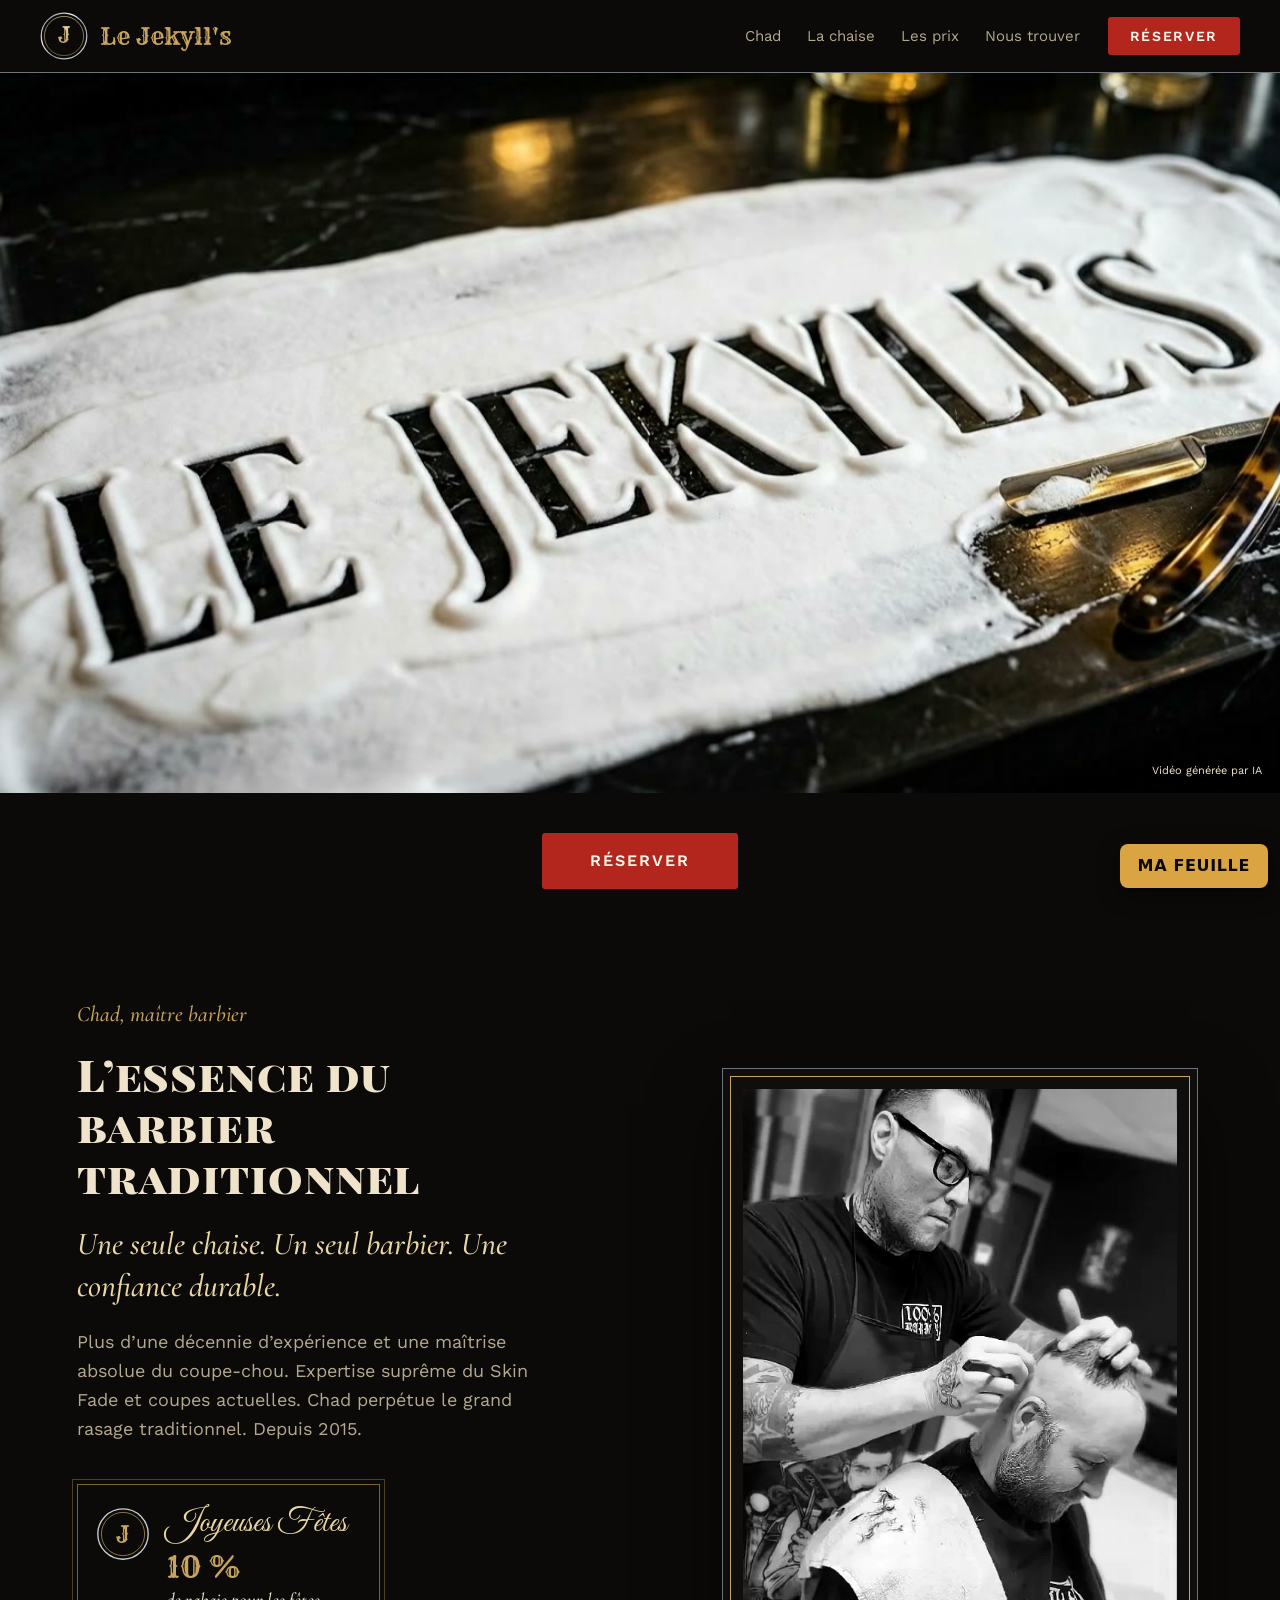
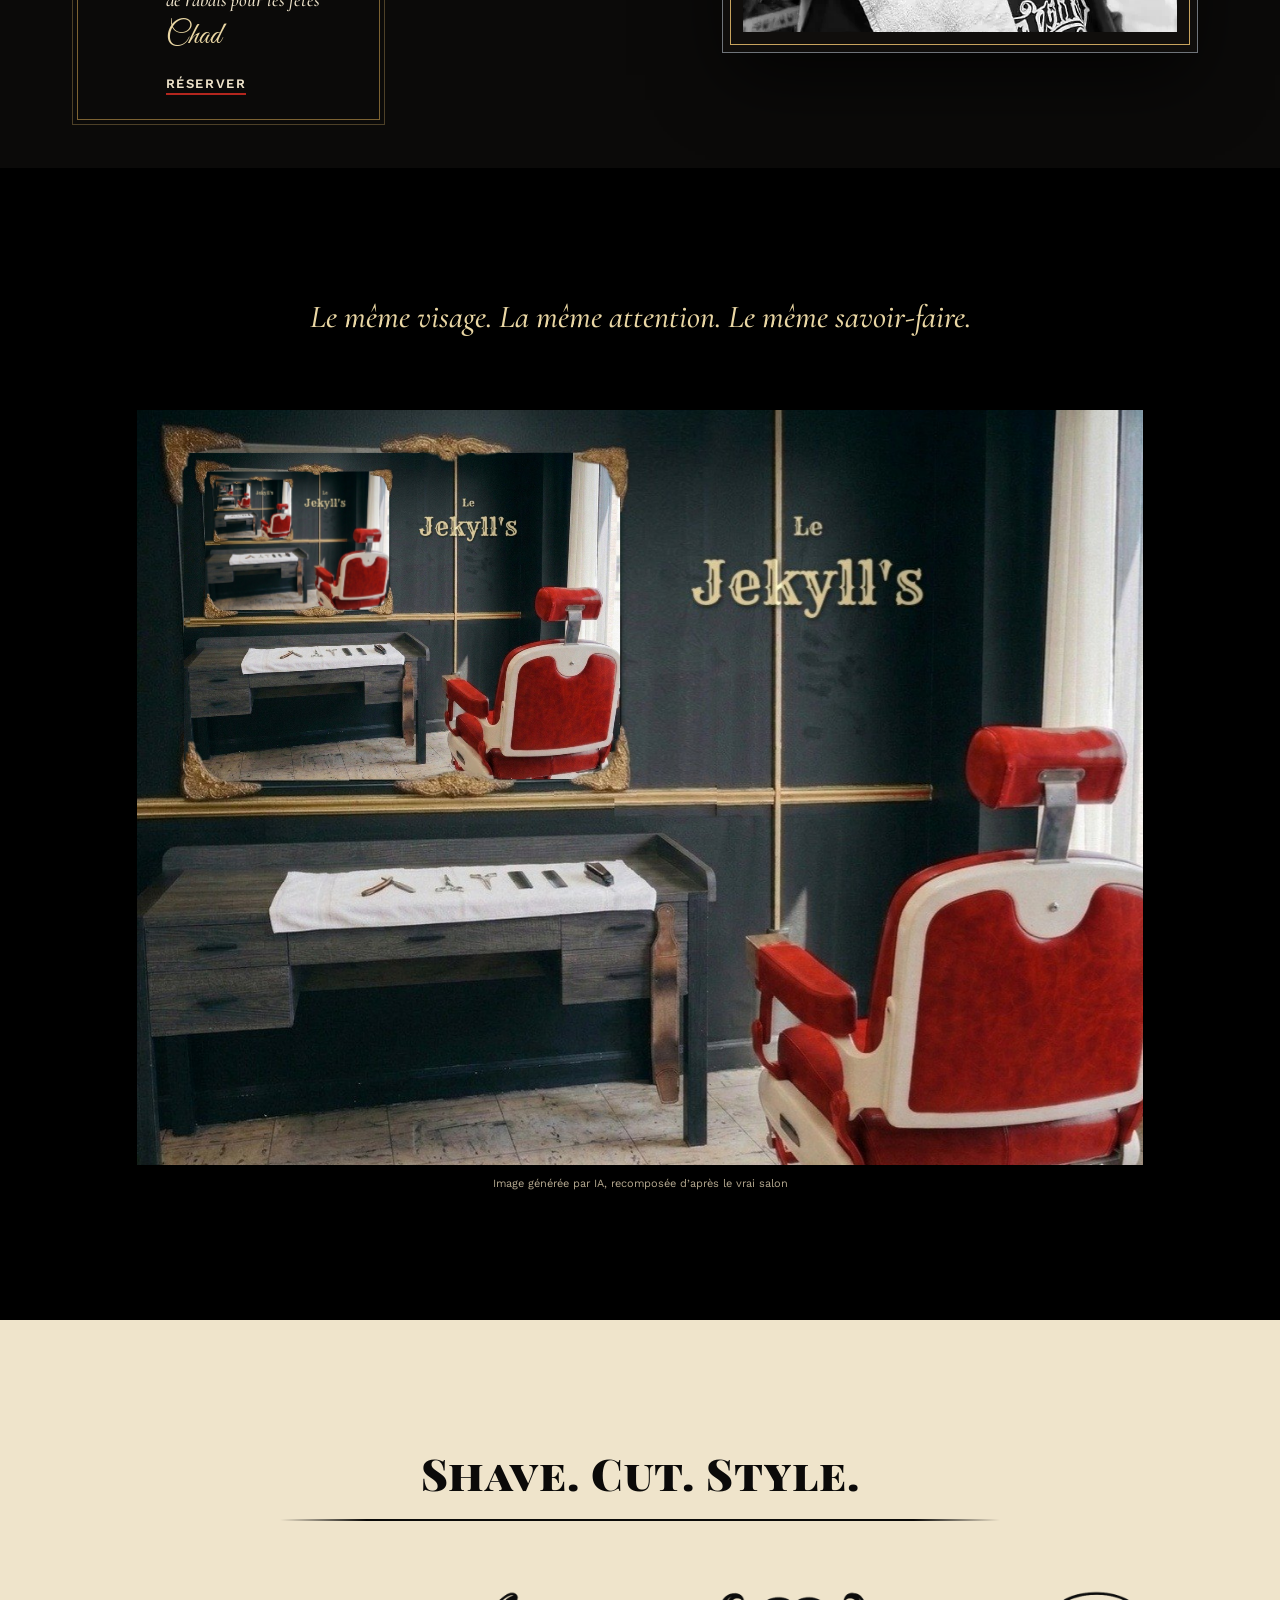
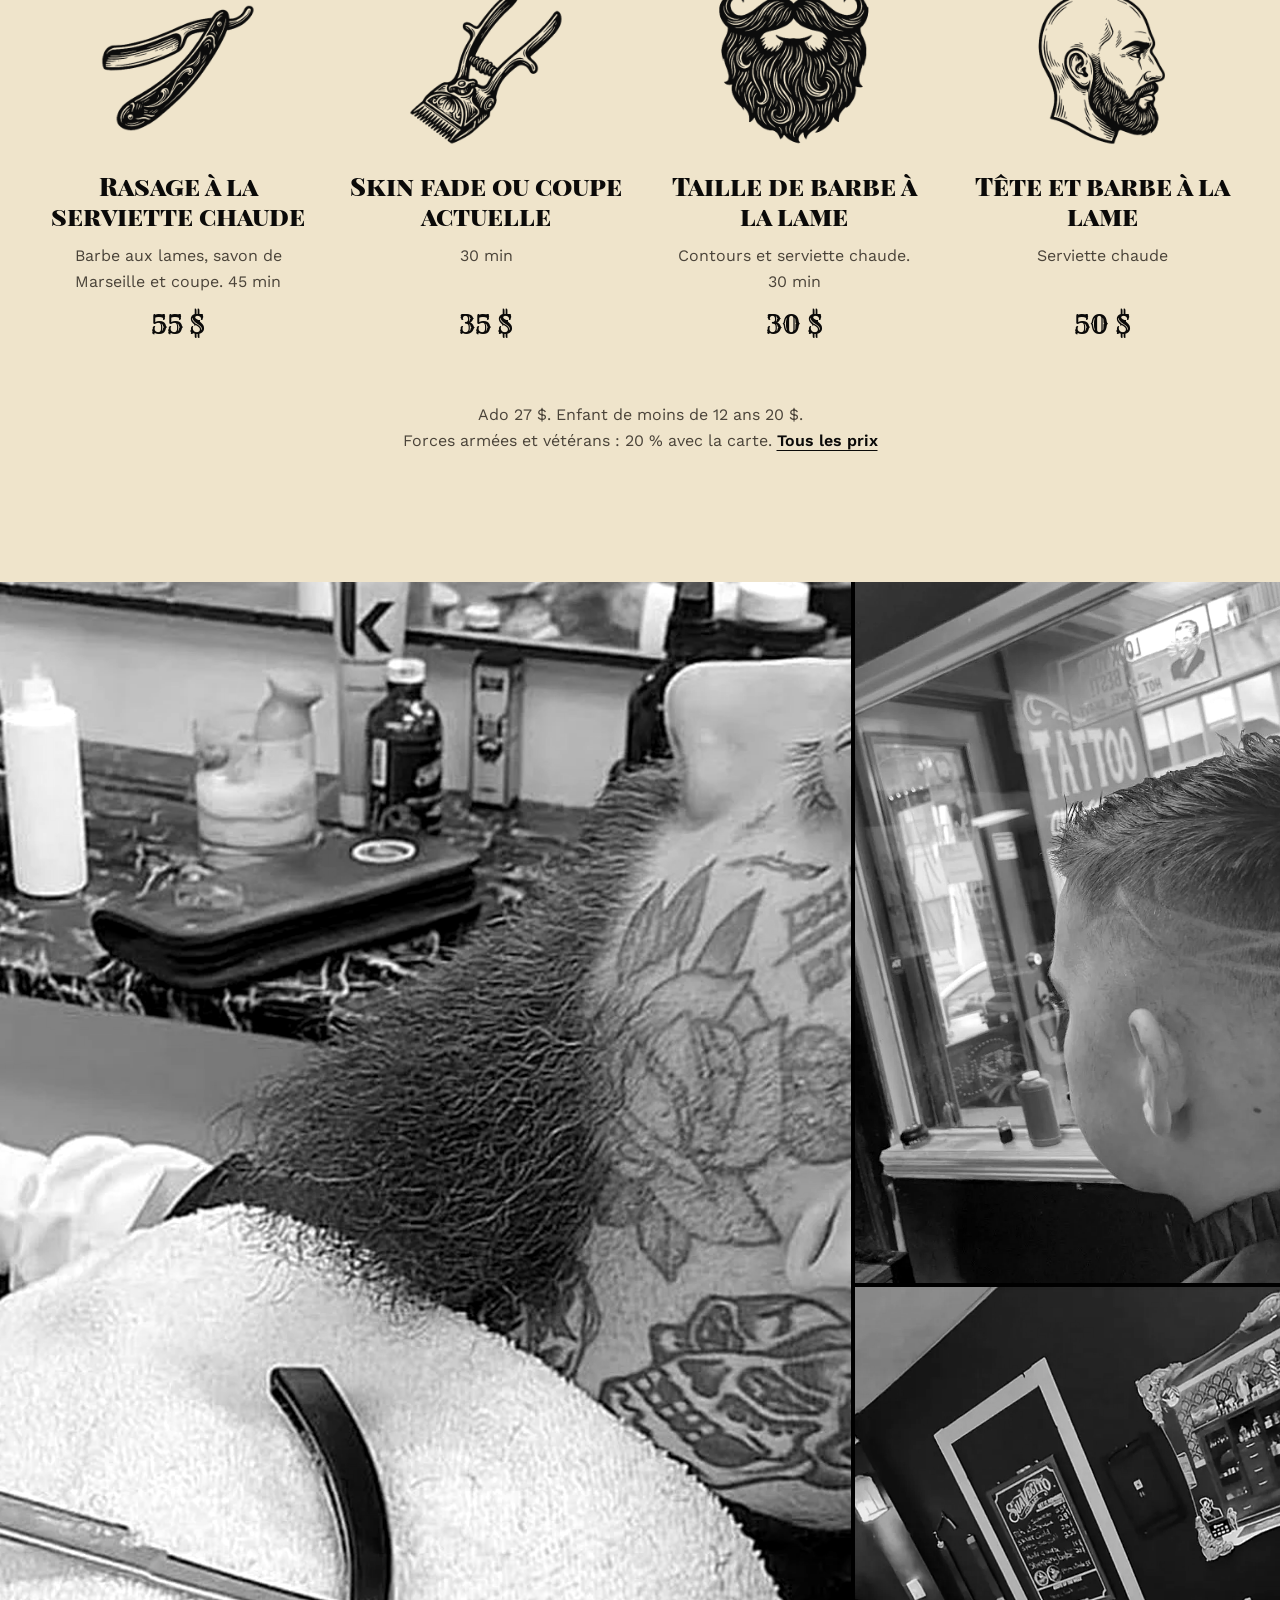
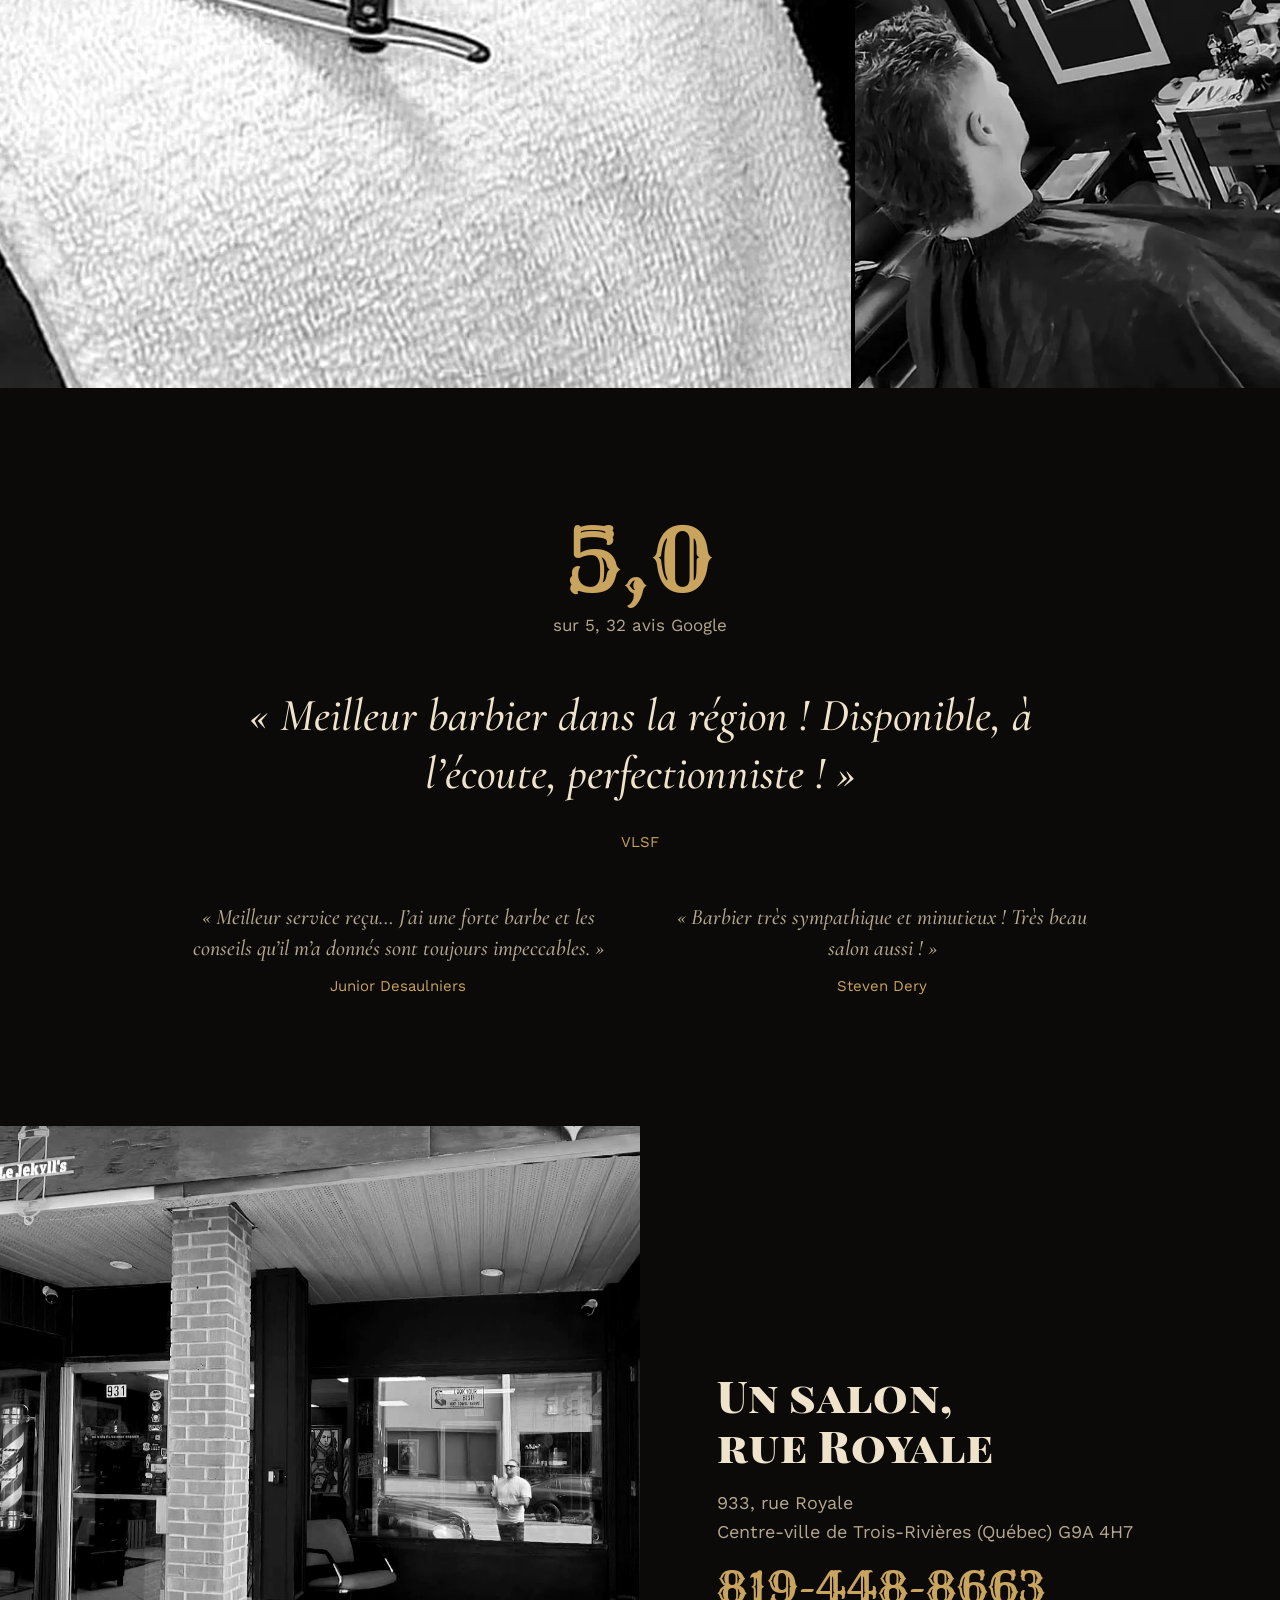
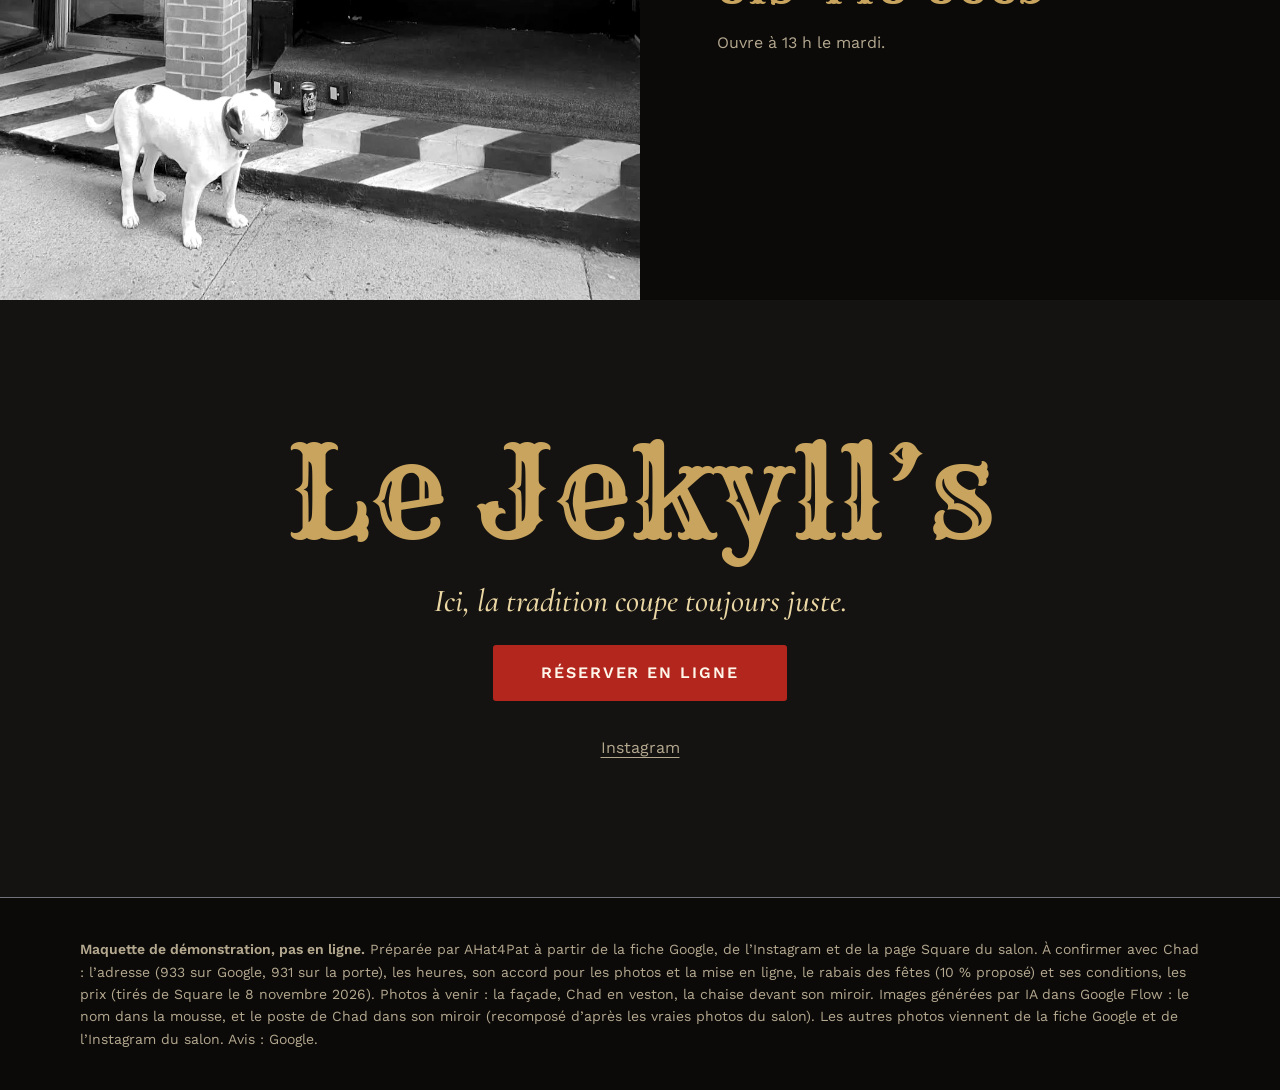
<file: chic/index.html>
<!doctype html>
<html lang="fr-CA">
<head>
<meta charset="utf-8">
<meta name="robots" content="noindex, nofollow">
<meta name="viewport" content="width=device-width, initial-scale=1">
<title>Le Jekyll's Barbier | Barbier traditionnel à Trois-Rivières</title>
<meta name="description" content="Le Jekyll's Barbier, rue Royale à Trois-Rivières, depuis 2015. Rasage à la serviette chaude et au coupe-chou, skin fade, taille de barbe. Réservez en ligne.">
<link rel="stylesheet" href="polices.css">
<link rel="icon" href="data:image/svg+xml,<svg xmlns='http://www.w3.org/2000/svg' viewBox='0 0 120 120'><circle cx='60' cy='60' r='56' fill='%230b0a09' stroke='%23c9cdd1' stroke-width='6'/><text x='60' y='80' text-anchor='middle' font-family='Georgia' font-size='60' fill='%23c8a45e'>J</text></svg>">
<script>document.documentElement.classList.add('js');</script>
<link rel="stylesheet" href="scrollcraft.css">
<link rel="stylesheet" href="styles.css">
</head>
<body>

<header class="tete">
  <a class="marque" href="#haut" aria-label="Le Jekyll's Barbier, accueil">
    <svg class="marque__logo" viewBox="0 0 120 120" aria-hidden="true">
      <defs><linearGradient id="eg" x1="0" y1="0" x2="0" y2="1"><stop offset="0" stop-color="#f3e3b5"/><stop offset="1" stop-color="#a88a4e"/></linearGradient>
      <linearGradient id="cg" x1="0" y1="0" x2="1" y2="1"><stop offset="0" stop-color="#6f747a"/><stop offset=".35" stop-color="#f2f4f5"/><stop offset=".6" stop-color="#9aa0a6"/><stop offset="1" stop-color="#e8eaec"/></linearGradient></defs>
      <circle cx="60" cy="60" r="57" fill="#0b0a09" stroke="url(#cg)" stroke-width="3"/>
      <circle cx="60" cy="60" r="49" fill="none" stroke="url(#eg)" stroke-width="1.5"/>
      <text x="60" y="78" text-anchor="middle" font-family="Rye, serif" font-size="52" fill="url(#eg)">J</text>
    </svg>
    <span class="marque__nom">Le Jekyll's</span>
  </a>
  <nav class="menu" aria-label="Sections"><a href="#chad">Chad</a><a href="#chaise">La chaise</a><a class="court" href="prix.html">Les prix</a><a class="court" href="#adresse">Nous trouver</a></nav>
  <a class="bouton bouton--reserver" href="https://book.squareup.com/appointments/0jnd7mhsbqy3cp/location/L70EBNBD76BXY/services" target="_blank" rel="noopener">Réserver</a>
</header>

<main id="haut">

  <!-- 1. Le héros : le coupe-chou trace LE JEKYLL'S. Rien par-dessus. -->
  <section class="heros" aria-label="Le Jekyll's Barbier" data-sc-act="flow">
    <h1 class="cache">Le Jekyll's Barbier, barbier traditionnel à Trois-Rivières</h1>
    <figure class="heros__film">
      <div class="heros__plan" data-sc-parallax="1.25">
        <img src="images/heros-nom.jpg" width="1280" height="720" alt="Le nom Le Jekyll's tracé au coupe-chou dans la mousse à raser, sur un comptoir de marbre noir" fetchpriority="high">
        <video class="heros__video" src="images/heros-coup.mp4" poster="images/heros-coup-debut.jpg" autoplay muted playsinline preload="auto" aria-hidden="true"></video>
      </div>
      <span class="heros__reflet" aria-hidden="true"></span>
      <figcaption class="ia">Vidéo générée par IA</figcaption>
    </figure>
  </section>

  <!-- Sous la vidéo, quand elle finit : Réserver, seul -->
  <div class="seuil" data-vu>
    <a class="bouton bouton--reserver bouton--grand" href="https://book.squareup.com/appointments/0jnd7mhsbqy3cp/location/L70EBNBD76BXY/services" target="_blank" rel="noopener">Réserver</a>
  </div>

  <!-- 2. Chad, juste après le héros (chez Throne : « Fit for a King ») -->
  <section class="histoire" id="chad">
    <div class="histoire__texte">
      <div class="histoire__lignes" data-sc-in data-sc-stagger="80">
        <p class="surtitre">Chad, maître barbier</p>
        <h2 class="titre-section">L’essence du barbier traditionnel</h2>
        <p class="voix">Une seule chaise. Un seul barbier. Une confiance durable.</p>
        <p>Plus d’une décennie d’expérience et une maîtrise absolue du coupe-chou. Expertise suprême du Skin Fade et coupes actuelles. Chad perpétue le grand rasage traditionnel. Depuis 2015.</p>
      </div>
      <div class="fetes-zone" data-vu>
      <aside class="fetes" id="fetes" aria-label="Le rabais des fêtes">
        <svg class="fetes__j" viewBox="0 0 120 120" aria-hidden="true"><circle cx="60" cy="60" r="56" fill="none" stroke="#c9cdd1" stroke-width="3"/><circle cx="60" cy="60" r="48" fill="none" stroke="#c8a45e" stroke-width="1.5"/><text x="60" y="79" text-anchor="middle" font-family="Rye, serif" font-size="52" fill="#c8a45e">J</text></svg>
        <div>
          <p class="fetes__titre">Joyeuses Fêtes</p>
          <p class="fetes__rabais">10&nbsp;% <span>de rabais pour les fêtes</span></p>
          <p class="fetes__signe">Chad</p>
          <a class="fetes__lien" href="https://book.squareup.com/appointments/0jnd7mhsbqy3cp/location/L70EBNBD76BXY/services" target="_blank" rel="noopener">Réserver</a>
        </div>
      </aside>
      </div>
    </div>
    <figure class="histoire__photo" data-sc-in>
      <div class="cadre nb" data-sc-tilt="2">
        <img src="images/barbier-coupe.webp" width="576" height="1024" alt="Chad, cheveux lissés vers l’arrière, au travail sur un client" loading="lazy">
      </div>
    </figure>
  </section>

  <!-- 4. Une seule chaise (chez Throne : « Meet the Fam ») : la chaise dans le miroir -->
  <section class="chaise" id="chaise">
    <h2 class="cache">Le poste de Chad et son miroir</h2>
    <p class="voix chaise__phrase" data-sc-in>Le même visage. La même attention. Le même savoir-faire.</p>
    <figure class="miroir">
      <div class="plongeon" data-plongeon>
        <img class="plongeon__image" src="images/chaise-miroir.jpg" width="1200" height="900" alt="Le poste de Chad : la chaise rouge de dos, le bureau avec le coupe-chou sur la serviette, et le grand miroir aux coins dorés où toute la scène revient, encore et encore" loading="lazy">
        <img class="plongeon__image" src="images/chaise-miroir.jpg" width="1200" height="900" alt="" aria-hidden="true" loading="lazy">
        <img class="plongeon__orn" src="images/miroir-ornements.webp" width="1200" height="900" alt="" aria-hidden="true" loading="lazy">
        <img class="plongeon__image" src="images/chaise-miroir.jpg" width="1200" height="900" alt="" aria-hidden="true" loading="lazy">
        <img class="plongeon__orn" src="images/miroir-ornements.webp" width="1200" height="900" alt="" aria-hidden="true" loading="lazy">
      <img class="plongeon__roi" src="images/chaise.jpg" width="1376" height="768" alt="La chaise de barbier rouge de Chad, seule dans la lumière" loading="lazy">
      </div>
      <figcaption class="ia">Image générée par IA, recomposée d’après le vrai salon</figcaption>
    </figure>
  </section>

  <!-- 5. Les services (chez Throne : le menu des prix), en grosses icônes -->
  <section class="services" id="services">
    <h2 class="titre-section titre-section--encre" lang="en" data-sc-in>Shave. Cut. Style.</h2>
    <span class="services__lame" aria-hidden="true" data-vu></span>
    <ul class="services__liste" data-sc-in data-sc-stagger="80">
      <li class="service">
        <img class="icone" src="images/icone-coupe-chou.webp" width="400" height="400" alt="" loading="lazy">
        <h3>Rasage à la serviette chaude</h3>
        <p>Barbe aux lames, savon de Marseille et coupe. 45&nbsp;min</p>
        <b class="prix">55&nbsp;$</b>
      </li>
      <li class="service">
        <img class="icone" src="images/icone-tondeuse.webp" width="400" height="400" alt="" loading="lazy">
        <h3>Skin fade ou coupe actuelle</h3>
        <p>30&nbsp;min</p>
        <b class="prix">35&nbsp;$</b>
      </li>
      <li class="service">
        <img class="icone" src="images/icone-barbe.webp" width="400" height="400" alt="" loading="lazy">
        <h3>Taille de barbe à la lame</h3>
        <p>Contours et serviette chaude. 30&nbsp;min</p>
        <b class="prix">30&nbsp;$</b>
      </li>
      <li class="service">
        <img class="icone" src="images/icone-tete.webp" width="400" height="400" alt="" loading="lazy">
        <h3>Tête et barbe à la lame</h3>
        <p>Serviette chaude</p>
        <b class="prix">50&nbsp;$</b>
      </li>
    </ul>
    <p class="services__note" data-sc-in>Ado 27&nbsp;$. Enfant de moins de 12 ans 20&nbsp;$.<br>Forces armées et vétérans : 20&nbsp;% avec la carte. <a href="prix.html">Tous les prix</a></p>
  </section>

  <!-- 6. Les coupes, en noir et blanc (la touche Barber & Co) -->
  <section class="coupes" data-sc-act="flow">
    <figure class="nb coupes__grande"><div class="glisse" data-sc-parallax="0.9"><img src="images/rasage-serviette-coupe-chou.webp" width="1179" height="1465" alt="Un rasage au coupe-chou, à la serviette chaude" loading="lazy"></div></figure>
    <figure class="nb"><div class="glisse" data-sc-parallax="0.9"><img src="images/coupe-motif-fade.webp" width="1179" height="1465" alt="Une coupe fade avec un motif rasé" loading="lazy"></div></figure>
    <figure class="nb"><div class="glisse" data-sc-parallax="0.9"><img src="images/coupe-nuque.webp" width="720" height="1280" alt="Une coupe nette à la nuque" loading="lazy"></div></figure>
  </section>

  <!-- 7. Les avis (chez Throne : « The Reviews Are In ») : seulement les vrais -->
  <section class="avis" id="avis">
    <h2 class="cache">Les avis des clients</h2>
    <p class="avis__note" data-sc-in><b>5,0</b><span>sur 5, 32 avis Google</span></p>
    <blockquote class="avis__grand"><p data-lignes>« Meilleur barbier dans la région ! Disponible, à l’écoute, perfectionniste ! »</p><cite>VLSF</cite></blockquote>
    <div class="avis__petits" data-sc-in data-sc-stagger="80">
      <blockquote ><p>« Meilleur service reçu… J’ai une forte barbe et les conseils qu’il m’a donnés sont toujours impeccables. »</p><cite>Junior Desaulniers</cite></blockquote>
      <blockquote ><p>« Barbier très sympathique et minutieux ! Très beau salon aussi ! »</p><cite>Steven Dery</cite></blockquote>
    </div>
  </section>

  <!-- 8. L'adresse (chez Throne : « Three Locations ») -->
  <section class="adresse" id="adresse" data-sc-act="flow">
    <figure class="nb adresse__photo">
      <div class="glisse" data-sc-parallax="0.9"><img src="images/facade-931.webp" width="1179" height="1465" alt="La façade du salon, rue Royale" loading="lazy"></div>
    </figure>
    <div class="adresse__texte" data-sc-in data-sc-stagger="80">
      <h2 class="titre-section">Un salon, rue&nbsp;Royale</h2>
      <p>933, rue Royale<br>Centre-ville de Trois-Rivières (Québec) G9A 4H7</p>
      <a class="tel" href="tel:+18194488663">819-448-8663</a>
      <a class="bouton bouton--contour appeler" href="tel:+18194488663">Appeler</a>
      <p class="petit">Ouvre à 13 h le mardi.</p>
    </div>
  </section>

  <!-- 9. La fin : Réserver -->
  <section class="fin" data-sc-in data-sc-stagger="90">
    <p class="fin__nom">Le Jekyll’s</p>
    <p class="voix">Ici, la tradition coupe toujours juste.</p>
    <a class="bouton bouton--reserver bouton--grand" data-sc-magnet="0.25" href="https://book.squareup.com/appointments/0jnd7mhsbqy3cp/location/L70EBNBD76BXY/services" target="_blank" rel="noopener">Réserver en ligne</a>
    <p class="fin__adresse"><a href="https://www.instagram.com/le_jekyll_barbershop/" target="_blank" rel="noopener">Instagram</a></p>
  </section>
</main>


<footer class="pied">
  <div class="demo"><b>Maquette de démonstration, pas en ligne.</b> Préparée par AHat4Pat à partir de la fiche Google, de l’Instagram et de la page Square du salon. À confirmer avec Chad : l’adresse (933 sur Google, 931 sur la porte), les heures, son accord pour les photos et la mise en ligne, le rabais des fêtes (10 % proposé) et ses conditions, les prix (tirés de Square le 8 novembre 2026). Photos à venir : la façade, Chad en veston, la chaise devant son miroir. Images générées par IA dans Google Flow : le nom dans la mousse, et le poste de Chad dans son miroir (recomposé d’après les vraies photos du salon). Les autres photos viennent de la fiche Google et de l’Instagram du salon. Avis : Google.</div>
</footer>

<script src="scrollcraft.js" onerror="document.documentElement.classList.remove('js')"></script>
<script src="mouvement.js" onerror="document.documentElement.classList.remove('js')"></script>
<a href="https://ahat4pat-svg.github.io/demo-jekyll-13n/liste/" style="position:fixed;right:12px;bottom:12px;z-index:9999;background:#d9a441;color:#0b0908;font:800 16px/1 system-ui,sans-serif;text-transform:uppercase;letter-spacing:.04em;padding:14px 18px;border-radius:8px;text-decoration:none;box-shadow:0 6px 20px rgba(0,0,0,.5)">Ma feuille</a>
</body>
</html>
</file>
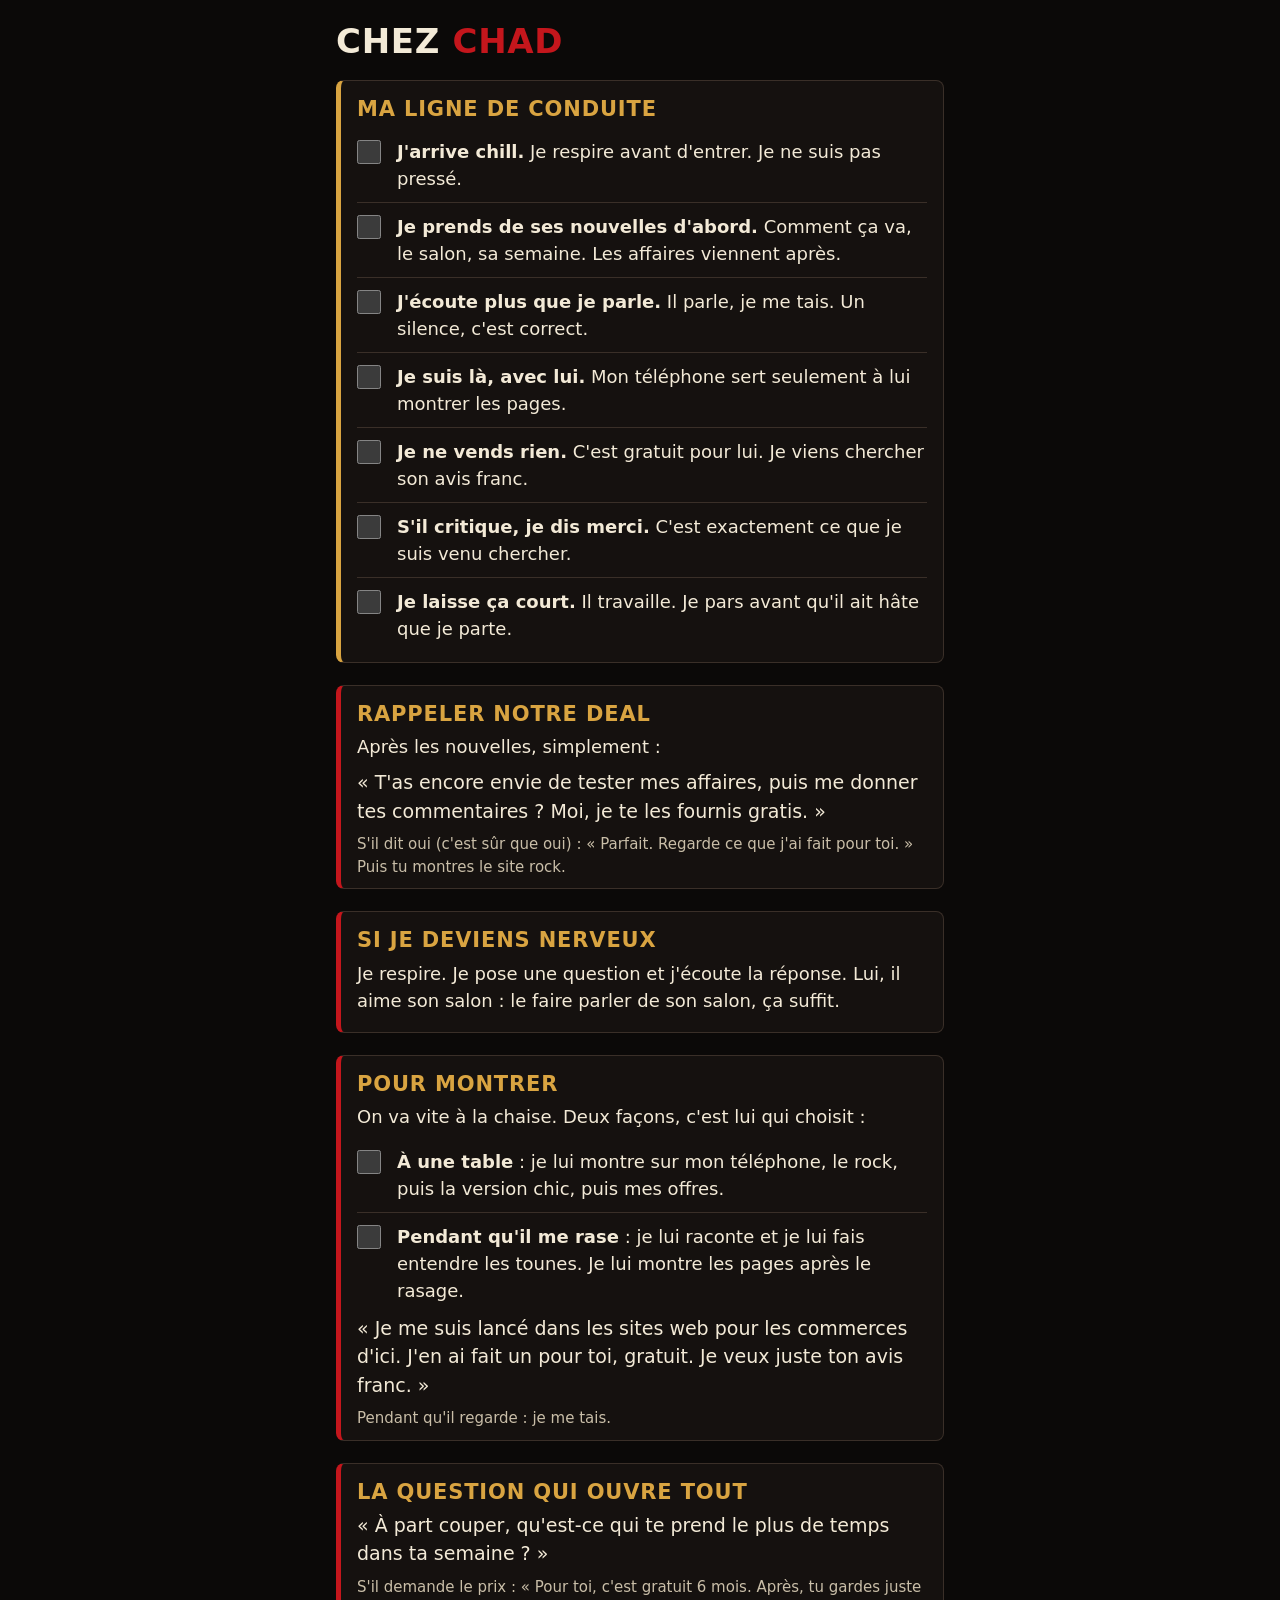
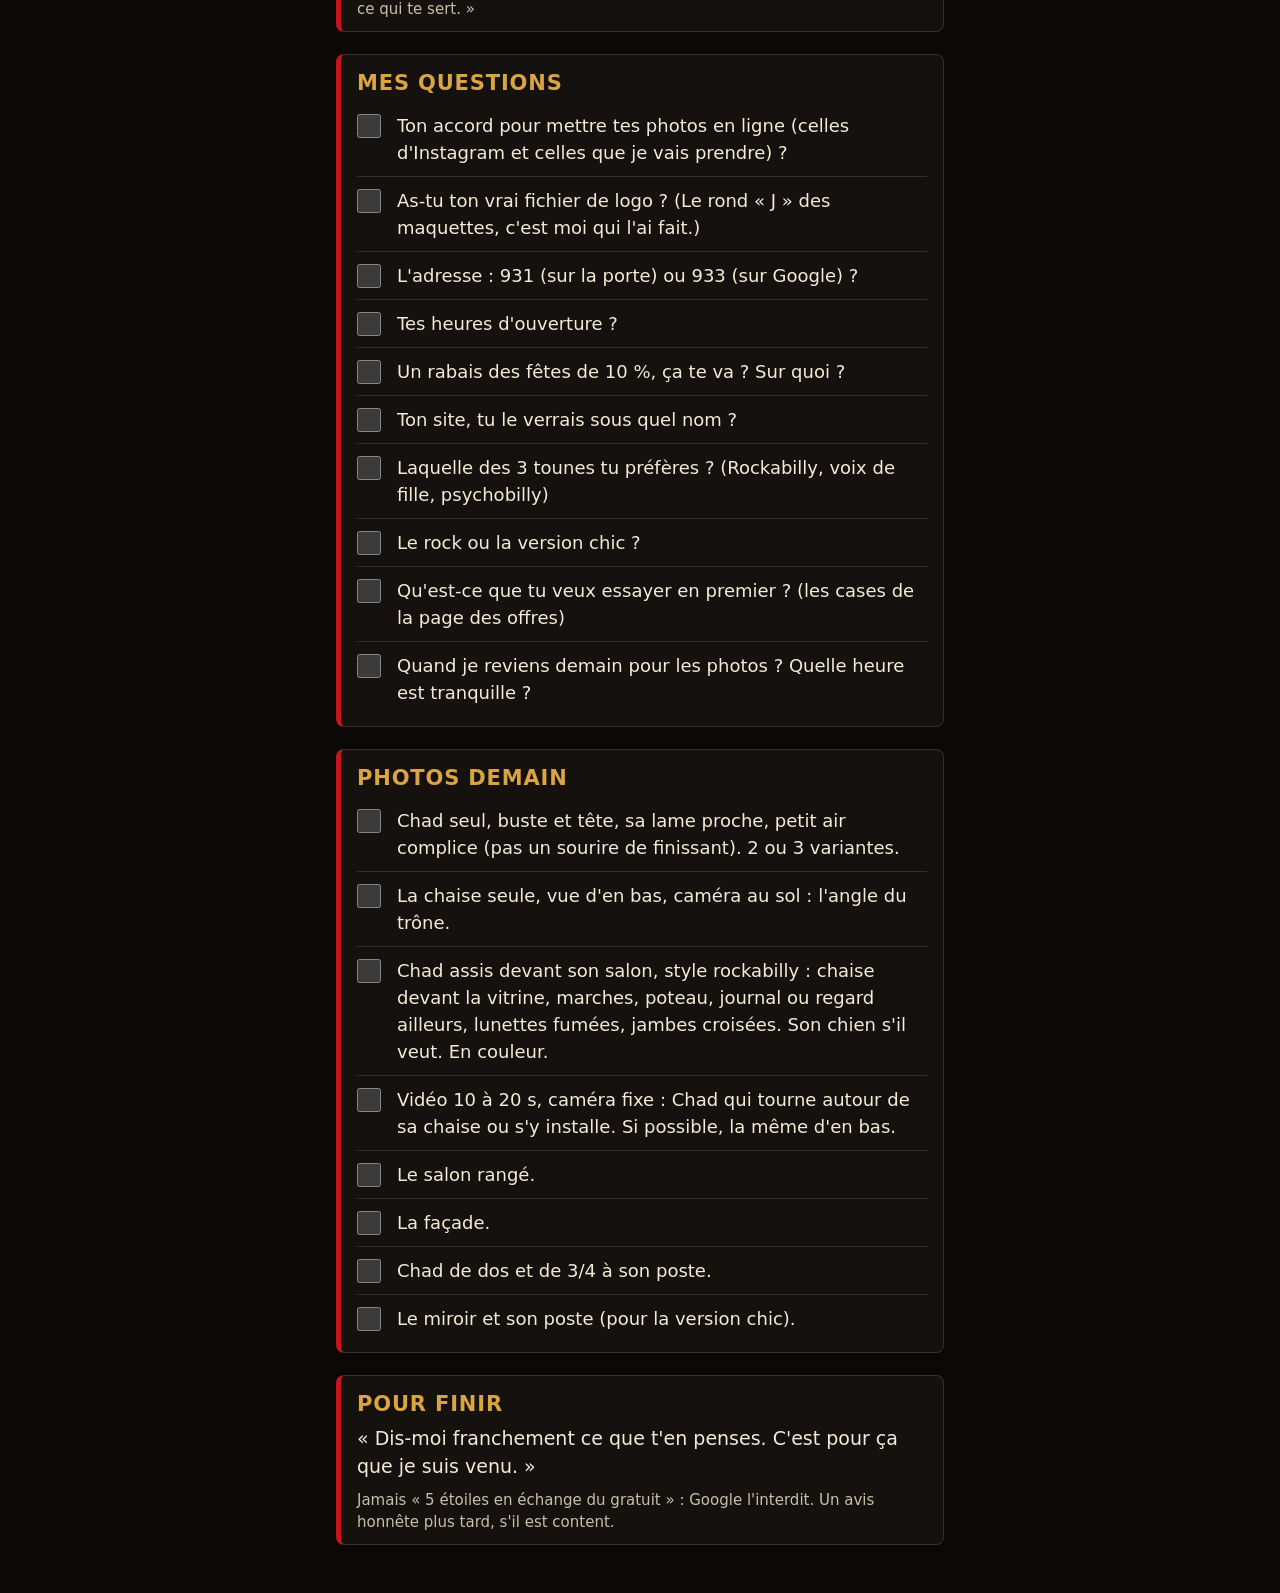
<file: liste/index.html>
<!doctype html>
<html lang="fr-CA"><head><meta charset="utf-8">
<meta name="viewport" content="width=device-width, initial-scale=1, viewport-fit=cover">
<meta name="robots" content="noindex, nofollow">
<title>Chad : ma liste</title>
<style>
:root{--noir:#0b0908;--noir-2:#15110f;--ligne:#3a2f28;--rouge:#c4161c;--or:#d9a441;--creme:#f3ead7;--creme-2:#c9bea8;color-scheme:dark}
*{box-sizing:border-box}body{margin:0;background:var(--noir);color:var(--creme);font:400 18px/1.5 system-ui,"Segoe UI",sans-serif}
main{max-width:640px;margin:0 auto;padding:24px max(16px,env(safe-area-inset-left,0px)) 48px max(16px,env(safe-area-inset-right,0px));display:grid;gap:22px}
h1{margin:0;font:900 34px/1 system-ui,sans-serif;text-transform:uppercase;letter-spacing:.02em}h1 span{color:var(--rouge)}
h2{margin:0 0 6px;font:800 21px/1.2 system-ui,sans-serif;text-transform:uppercase;color:var(--or);letter-spacing:.04em}
.bloc{background:var(--noir-2);border:1px solid var(--ligne);border-left:5px solid var(--rouge);border-radius:8px;padding:16px 16px 10px}
.calme{border-left-color:var(--or)}
.cite{font-size:19px}.note{color:var(--creme-2);font-size:15px;margin:6px 0 0}
label{display:grid;grid-template-columns:30px minmax(0,1fr);gap:10px;align-items:start;padding:10px 0;border-top:1px solid var(--ligne);cursor:pointer}
label:first-of-type{border-top:0}
input{width:24px;height:24px;margin:2px 0 0;accent-color:var(--rouge)}
input:checked+span{color:var(--creme-2);text-decoration:line-through}
p{margin:0 0 8px}
</style></head><body><main>
<h1>Chez <span>Chad</span></h1>

<section class="bloc calme"><h2>Ma ligne de conduite</h2>
<label><input type="checkbox"><span><b>J'arrive chill.</b> Je respire avant d'entrer. Je ne suis pas pressé.</span></label>
<label><input type="checkbox"><span><b>Je prends de ses nouvelles d'abord.</b> Comment ça va, le salon, sa semaine. Les affaires viennent après.</span></label>
<label><input type="checkbox"><span><b>J'écoute plus que je parle.</b> Il parle, je me tais. Un silence, c'est correct.</span></label>
<label><input type="checkbox"><span><b>Je suis là, avec lui.</b> Mon téléphone sert seulement à lui montrer les pages.</span></label>
<label><input type="checkbox"><span><b>Je ne vends rien.</b> C'est gratuit pour lui. Je viens chercher son avis franc.</span></label>
<label><input type="checkbox"><span><b>S'il critique, je dis merci.</b> C'est exactement ce que je suis venu chercher.</span></label>
<label><input type="checkbox"><span><b>Je laisse ça court.</b> Il travaille. Je pars avant qu'il ait hâte que je parte.</span></label>
</section>

<section class="bloc"><h2>Rappeler notre deal</h2>
<p>Après les nouvelles, simplement :</p>
<p class="cite">« T'as encore envie de tester mes affaires, puis me donner tes commentaires ? Moi, je te les fournis gratis. »</p>
<p class="note">S'il dit oui (c'est sûr que oui) : « Parfait. Regarde ce que j'ai fait pour toi. » Puis tu montres le site rock.</p></section>

<section class="bloc"><h2>Si je deviens nerveux</h2>
<p>Je respire. Je pose une question et j'écoute la réponse. Lui, il aime son salon : le faire parler de son salon, ça suffit.</p></section>

<section class="bloc"><h2>Pour montrer</h2>
<p>On va vite à la chaise. Deux façons, c'est lui qui choisit :</p>
<label><input type="checkbox"><span><b>À une table</b> : je lui montre sur mon téléphone, le rock, puis la version chic, puis mes offres.</span></label>
<label><input type="checkbox"><span><b>Pendant qu'il me rase</b> : je lui raconte et je lui fais entendre les tounes. Je lui montre les pages après le rasage.</span></label>
<p class="cite">« Je me suis lancé dans les sites web pour les commerces d'ici. J'en ai fait un pour toi, gratuit. Je veux juste ton avis franc. »</p>
<p class="note">Pendant qu'il regarde : je me tais.</p></section>

<section class="bloc"><h2>La question qui ouvre tout</h2>
<p class="cite">« À part couper, qu'est-ce qui te prend le plus de temps dans ta semaine ? »</p>
<p class="note">S'il demande le prix : « Pour toi, c'est gratuit 6 mois. Après, tu gardes juste ce qui te sert. »</p></section>

<section class="bloc"><h2>Mes questions</h2>
<label><input type="checkbox"><span>Ton accord pour mettre tes photos en ligne (celles d'Instagram et celles que je vais prendre) ?</span></label>
<label><input type="checkbox"><span>As-tu ton vrai fichier de logo ? (Le rond « J » des maquettes, c'est moi qui l'ai fait.)</span></label>
<label><input type="checkbox"><span>L'adresse : 931 (sur la porte) ou 933 (sur Google) ?</span></label>
<label><input type="checkbox"><span>Tes heures d'ouverture ?</span></label>
<label><input type="checkbox"><span>Un rabais des fêtes de 10 %, ça te va ? Sur quoi ?</span></label>
<label><input type="checkbox"><span>Ton site, tu le verrais sous quel nom ?</span></label>
<label><input type="checkbox"><span>Laquelle des 3 tounes tu préfères ? (Rockabilly, voix de fille, psychobilly)</span></label>
<label><input type="checkbox"><span>Le rock ou la version chic ?</span></label>
<label><input type="checkbox"><span>Qu'est-ce que tu veux essayer en premier ? (les cases de la page des offres)</span></label>
<label><input type="checkbox"><span>Quand je reviens demain pour les photos ? Quelle heure est tranquille ?</span></label>
</section>

<section class="bloc"><h2>Photos demain</h2>
<label><input type="checkbox"><span>Chad seul, buste et tête, sa lame proche, petit air complice (pas un sourire de finissant). 2 ou 3 variantes.</span></label>
<label><input type="checkbox"><span>La chaise seule, vue d'en bas, caméra au sol : l'angle du trône.</span></label>
<label><input type="checkbox"><span>Chad assis devant son salon, style rockabilly : chaise devant la vitrine, marches, poteau, journal ou regard ailleurs, lunettes fumées, jambes croisées. Son chien s'il veut. En couleur.</span></label>
<label><input type="checkbox"><span>Vidéo 10 à 20 s, caméra fixe : Chad qui tourne autour de sa chaise ou s'y installe. Si possible, la même d'en bas.</span></label>
<label><input type="checkbox"><span>Le salon rangé.</span></label>
<label><input type="checkbox"><span>La façade.</span></label>
<label><input type="checkbox"><span>Chad de dos et de 3/4 à son poste.</span></label>
<label><input type="checkbox"><span>Le miroir et son poste (pour la version chic).</span></label>
</section>

<section class="bloc"><h2>Pour finir</h2>
<p class="cite">« Dis-moi franchement ce que t'en penses. C'est pour ça que je suis venu. »</p>
<p class="note">Jamais « 5 étoiles en échange du gratuit » : Google l'interdit. Un avis honnête plus tard, s'il est content.</p></section>
</main>
<script>
(function(){var c=[].slice.call(document.querySelectorAll('input'));try{var g=JSON.parse(localStorage.getItem('chad-liste-2')||'[]');c.forEach(function(b,i){b.checked=g[i]===1;});}catch(e){}
c.forEach(function(b){b.addEventListener('change',function(){try{localStorage.setItem('chad-liste-2',JSON.stringify(c.map(function(x){return x.checked?1:0;})));}catch(e){}});});})();
</script>
</body></html>
</file>
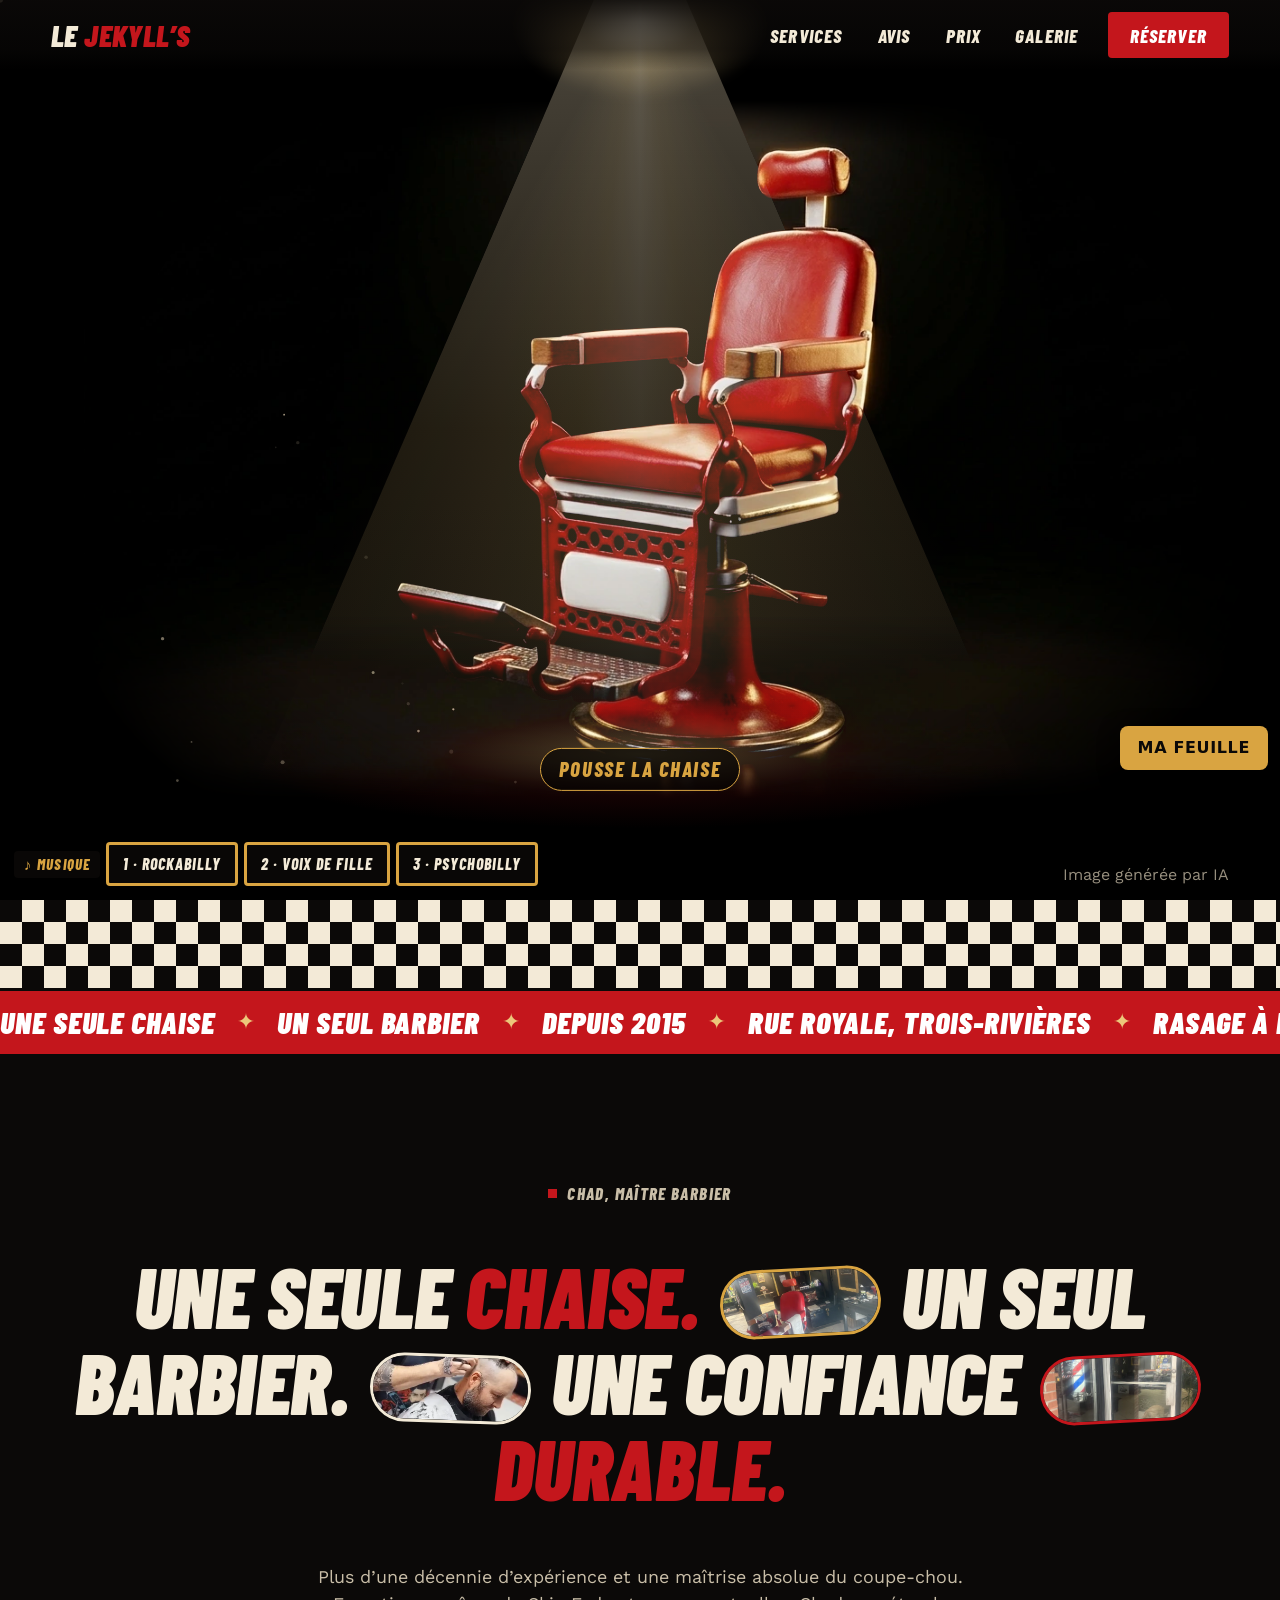
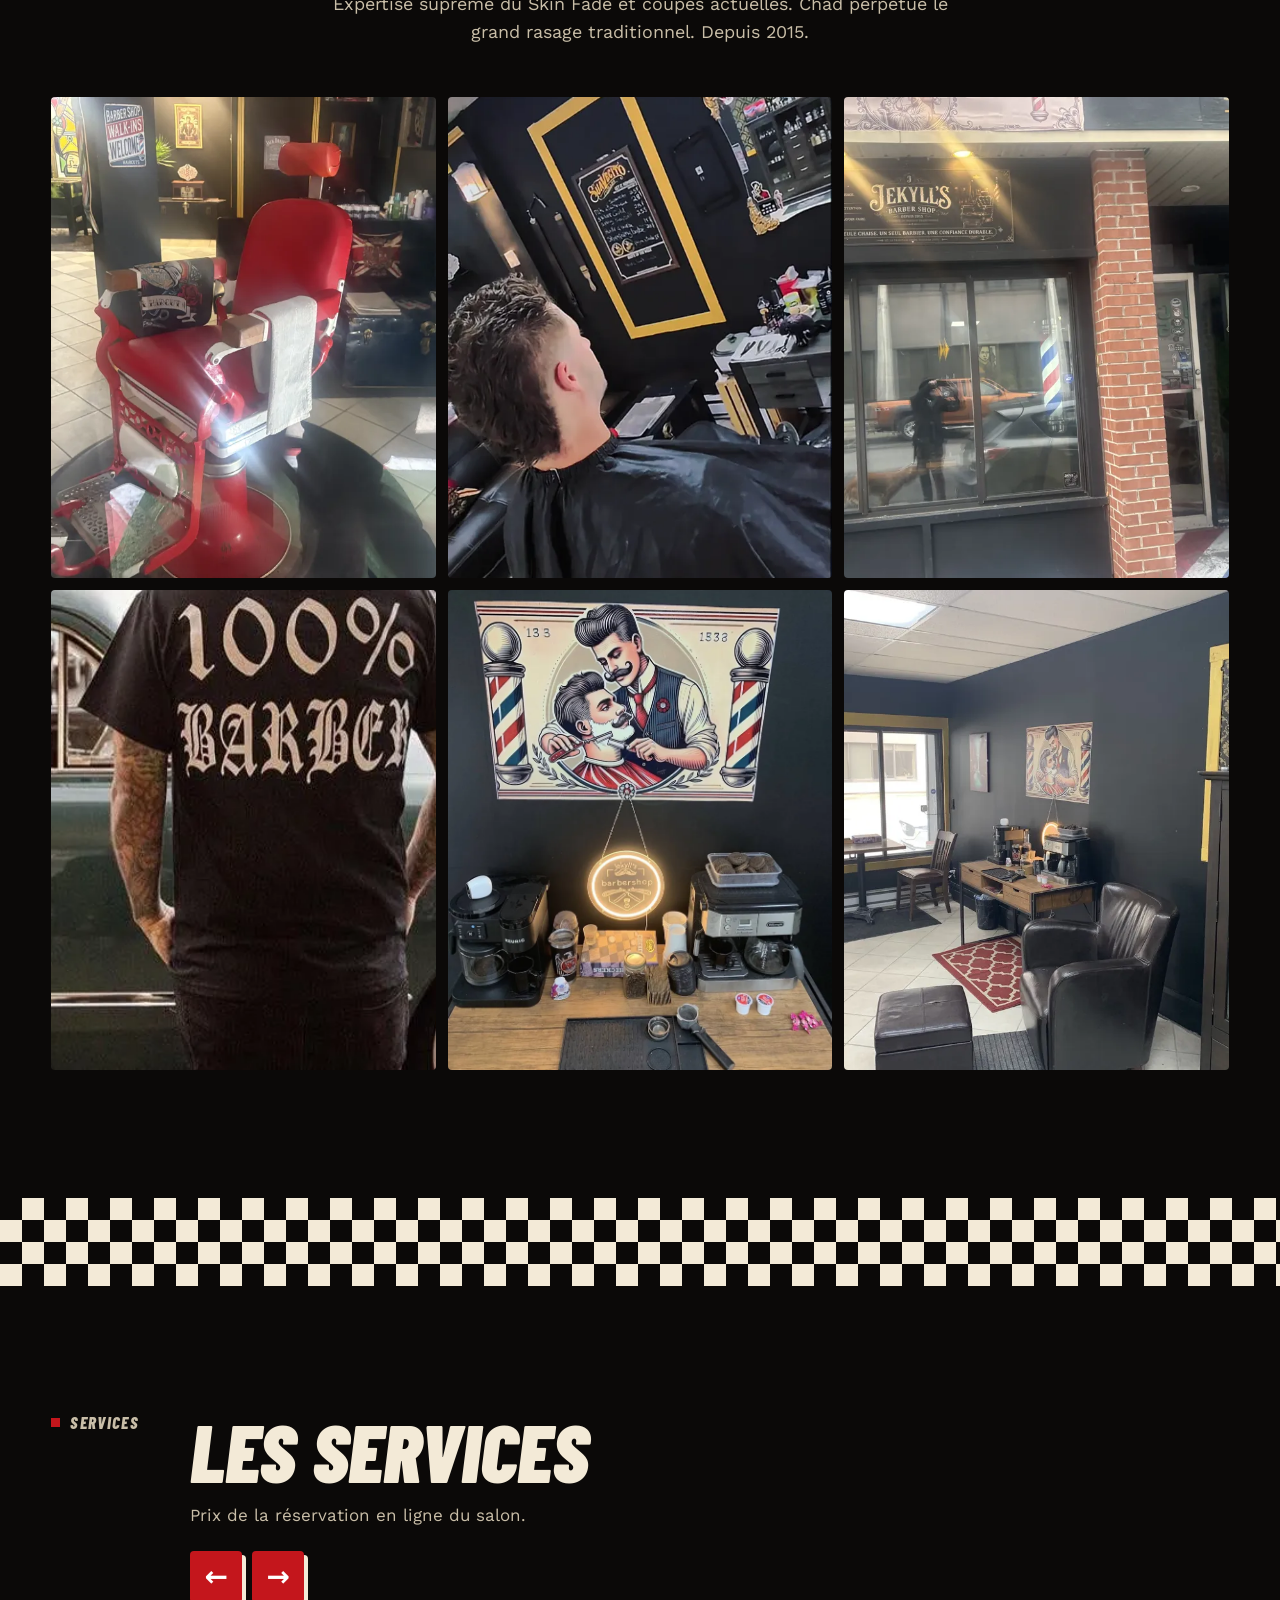
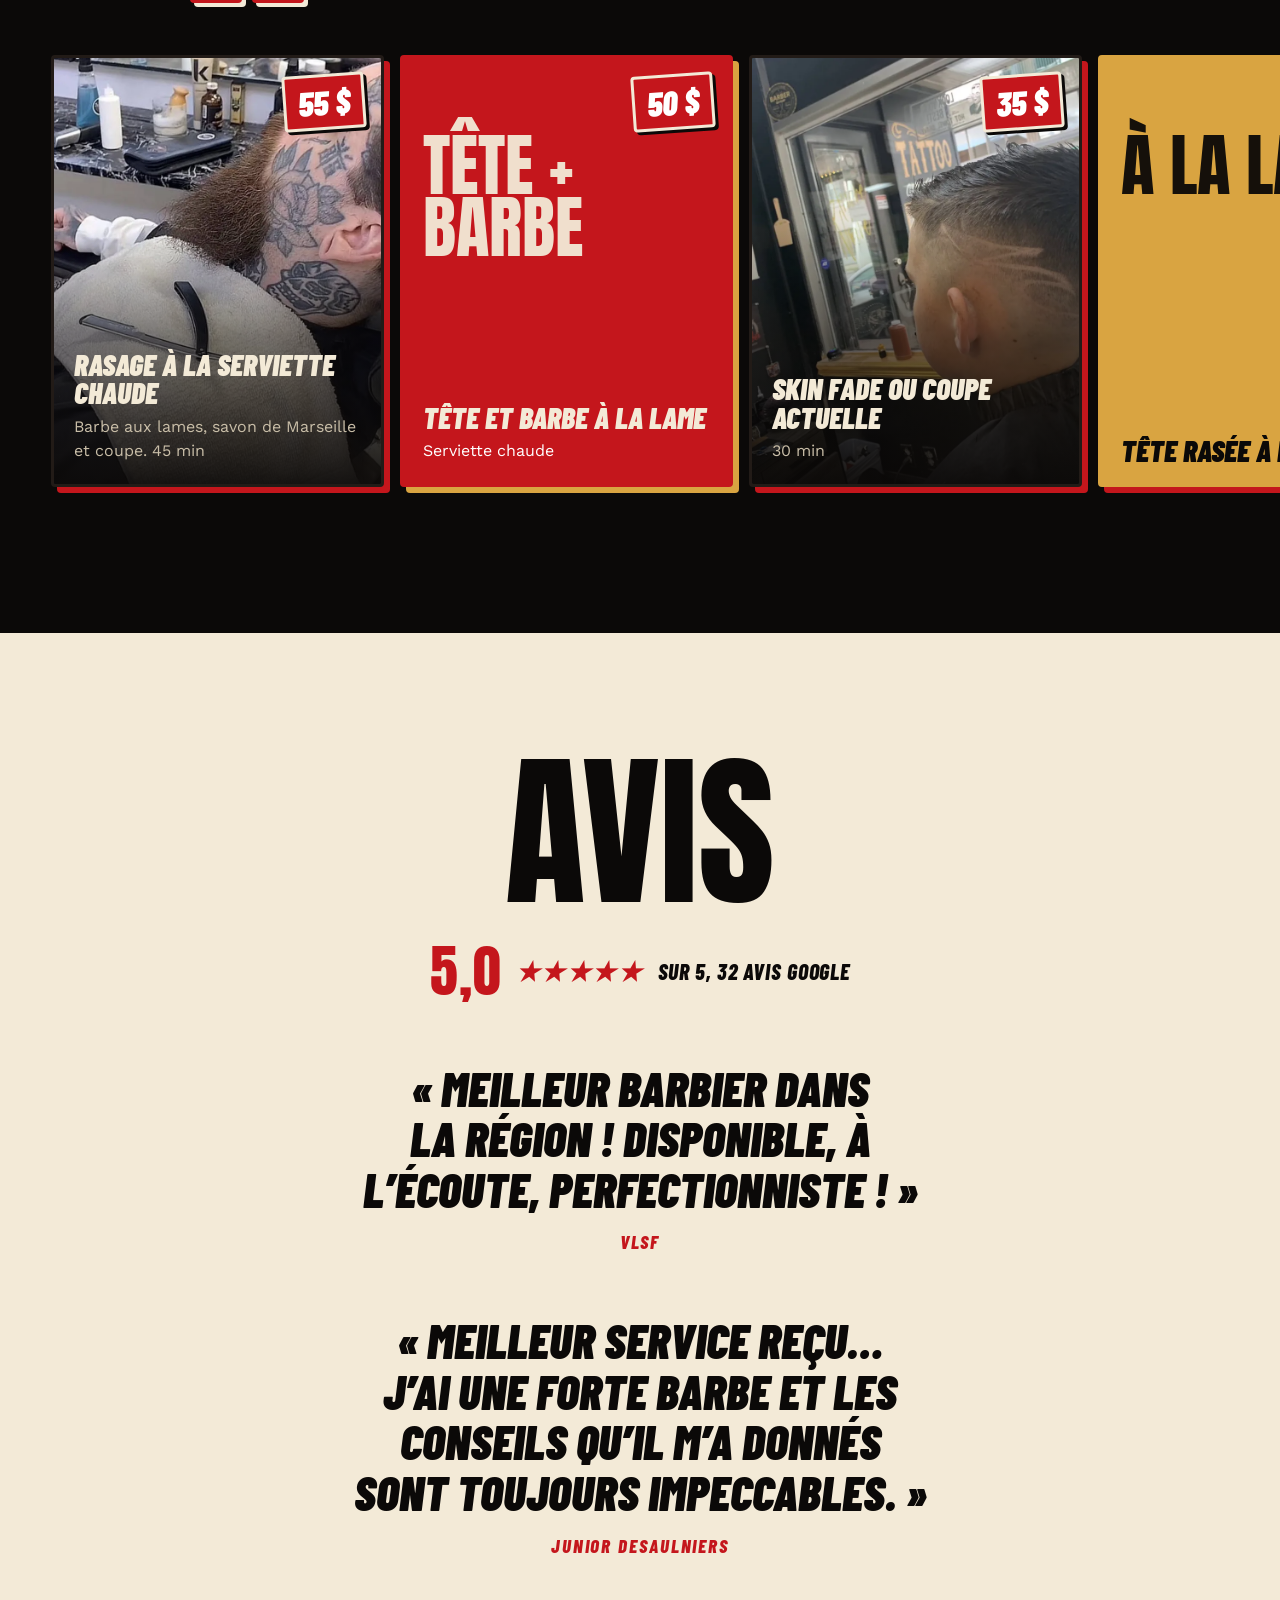
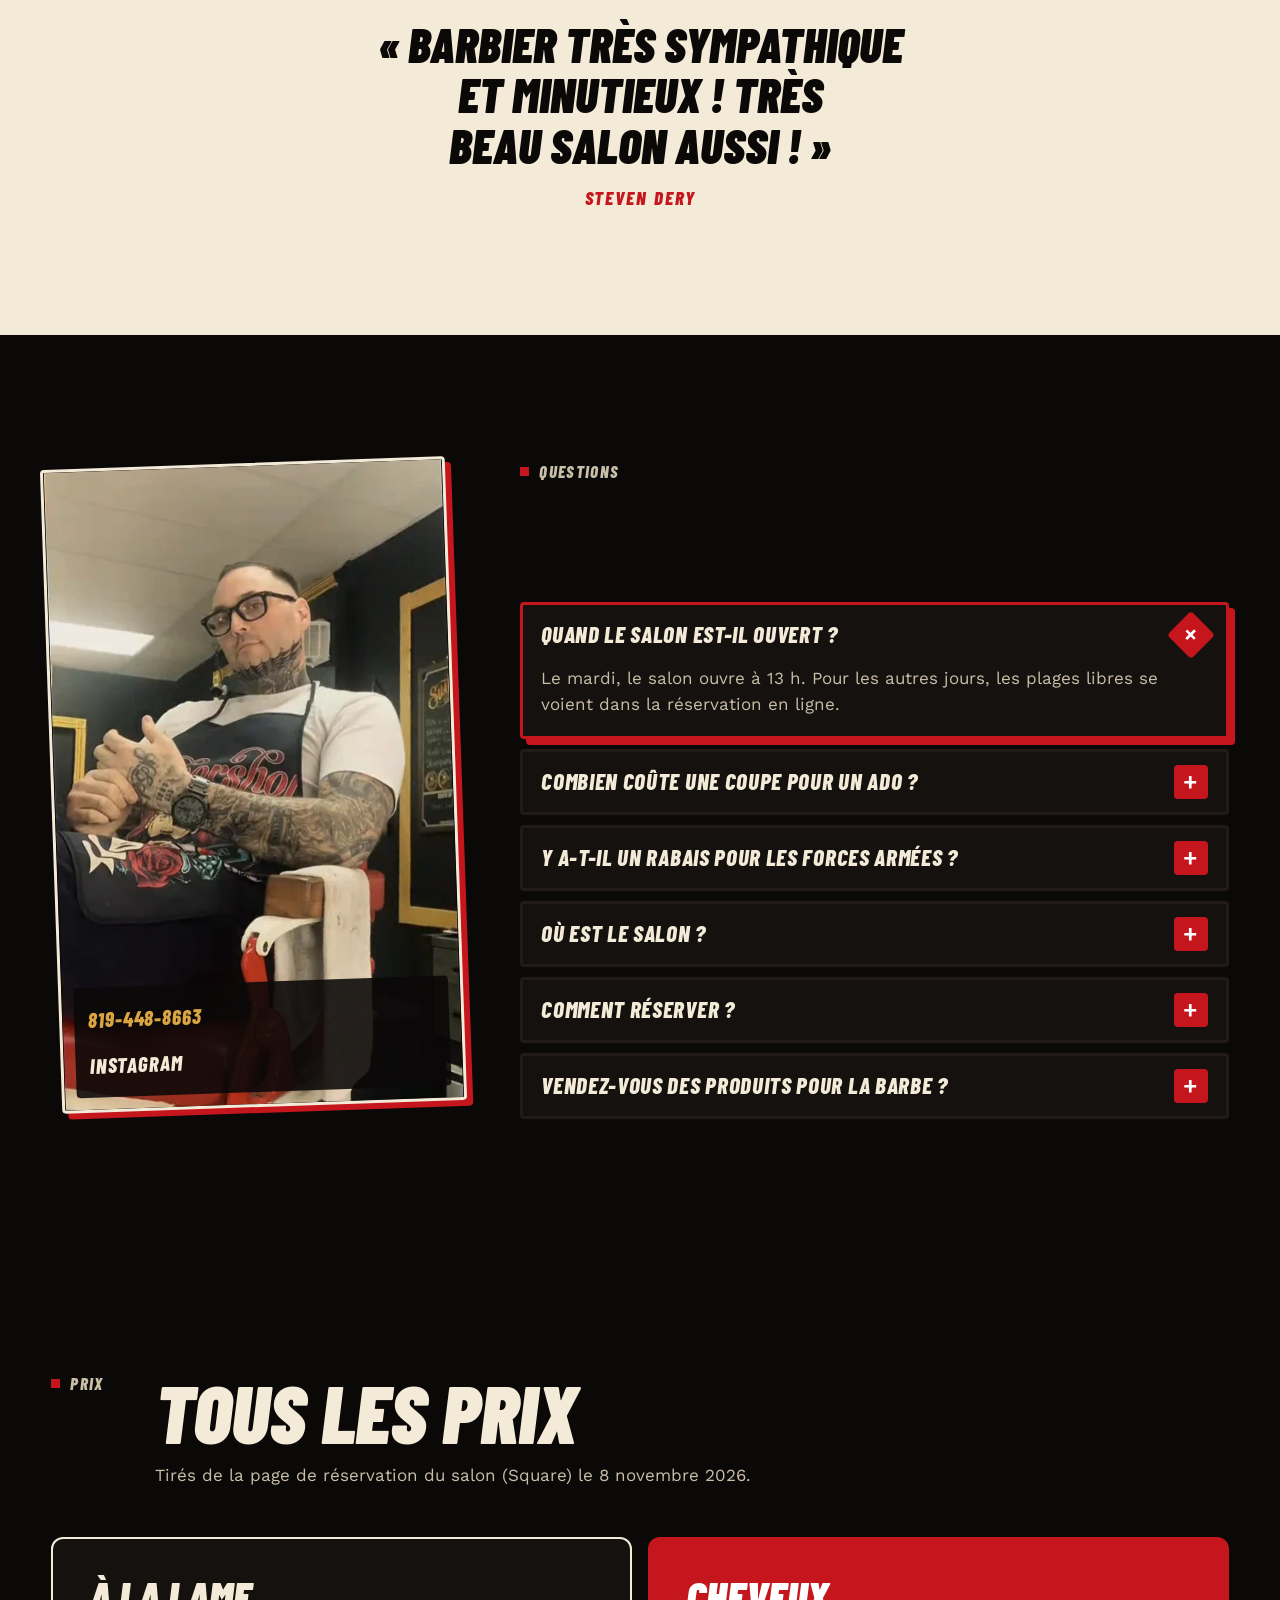
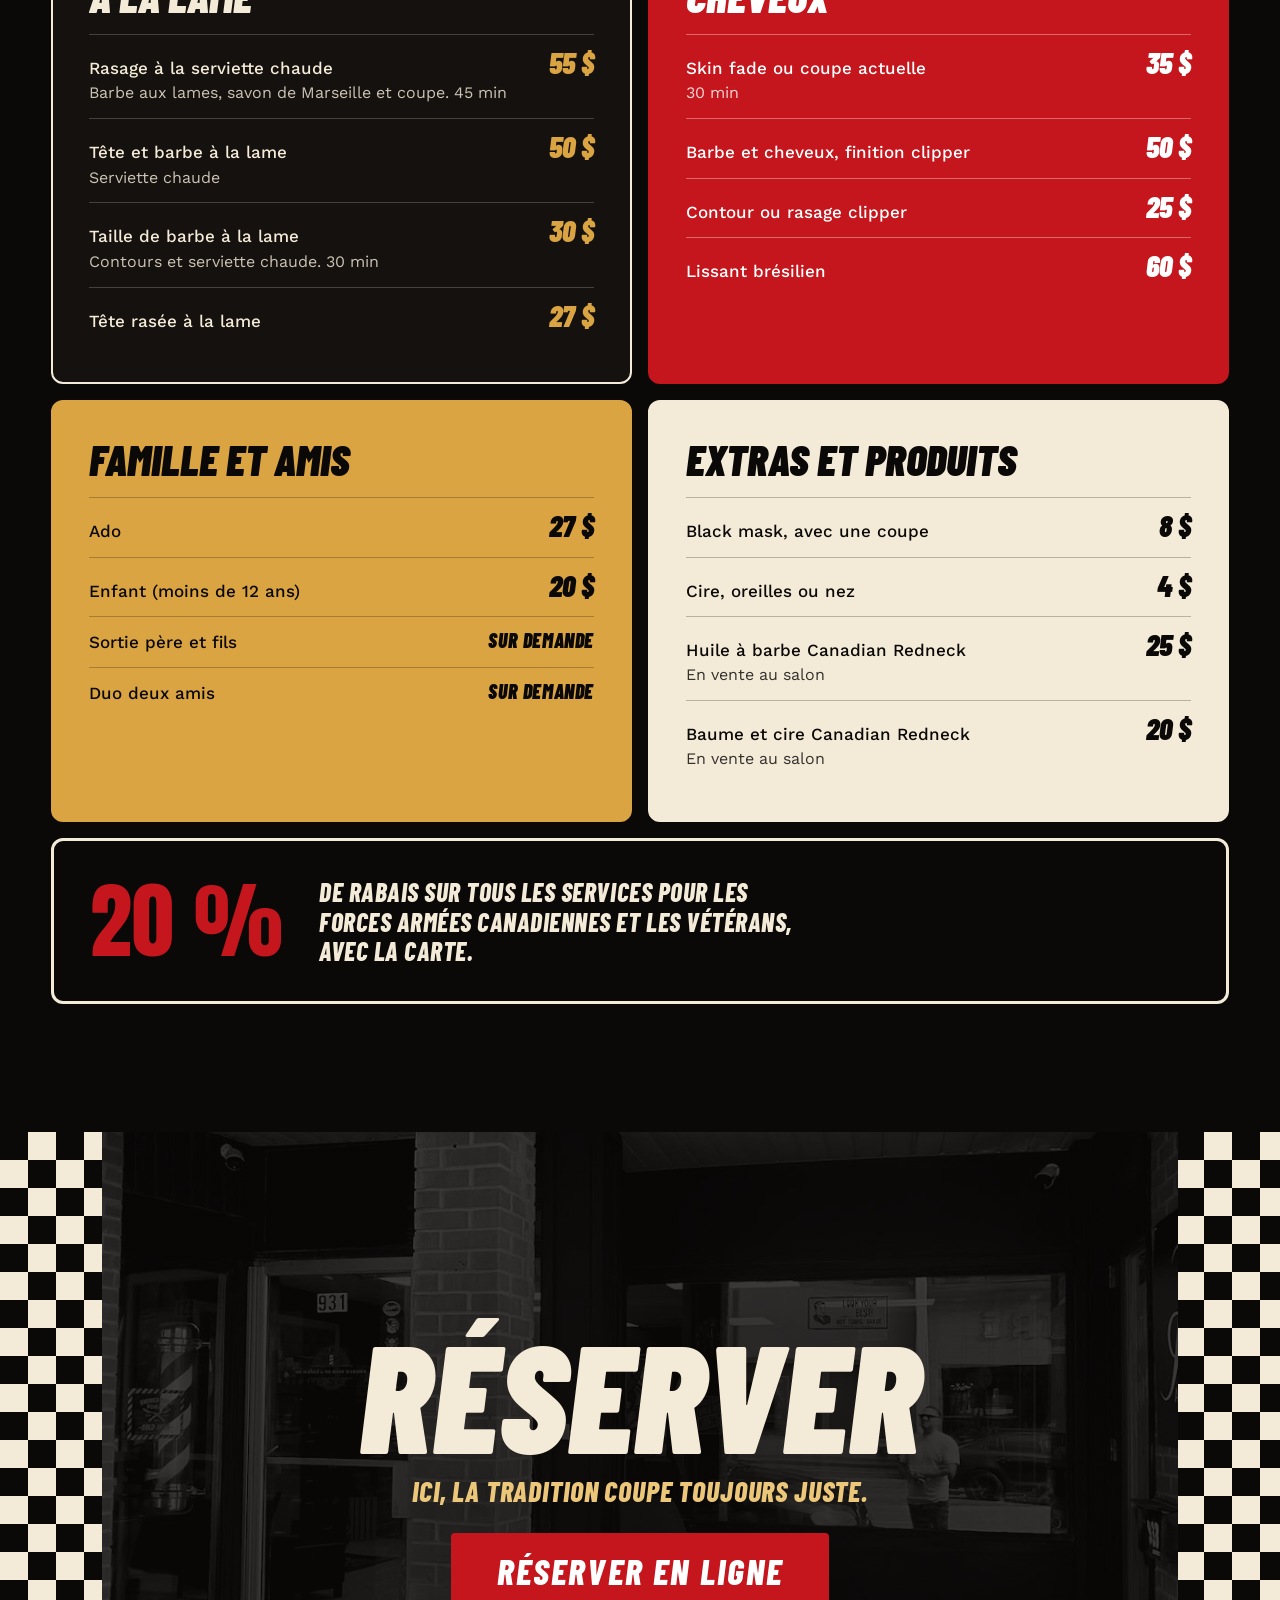
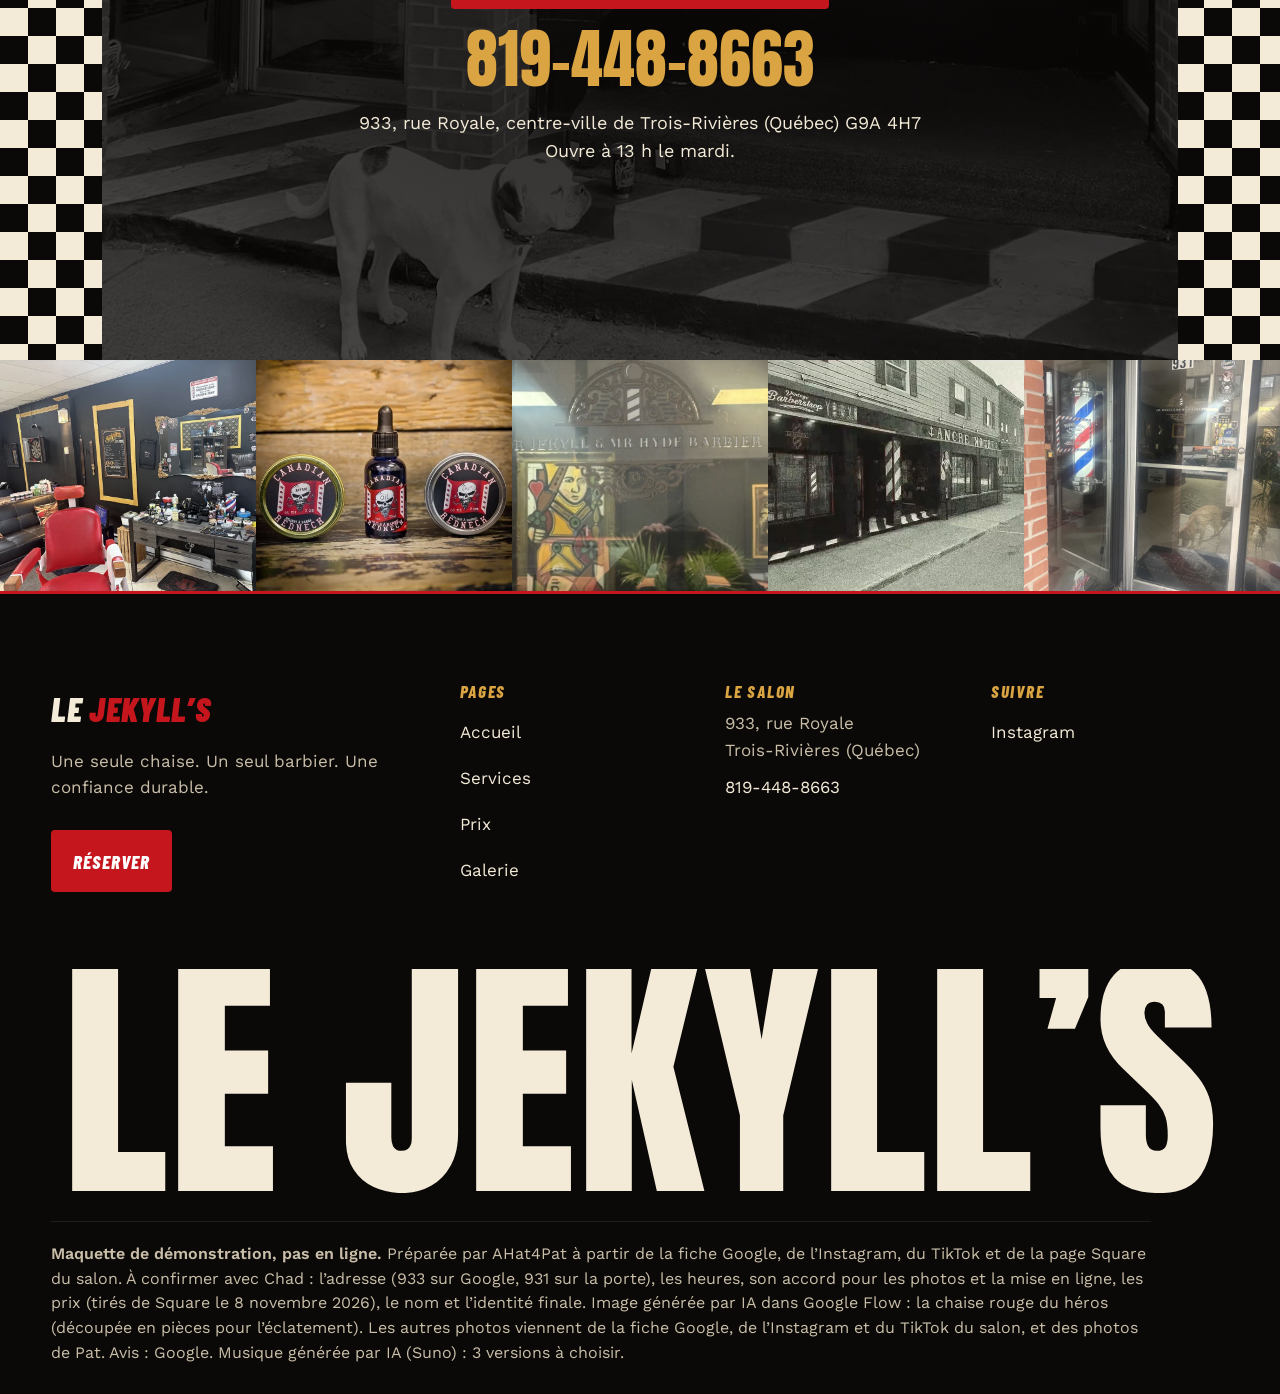
<file: rock/index.html>
<!doctype html>
<html lang="fr-CA">
<head>
<meta charset="utf-8">
<meta name="viewport" content="width=device-width, initial-scale=1">
<title>Le Jekyll’s | Barbier, rue Royale, Trois-Rivières</title>
<meta name="description" content="Le Jekyll’s, barbier de la rue Royale à Trois-Rivières depuis 2015. Une seule chaise, un seul barbier. Rasage à la serviette chaude, skin fade, taille de barbe. Réservez en ligne.">
<meta name="robots" content="noindex">
<link rel="stylesheet" href="polices.css">
<link rel="icon" href="data:image/svg+xml,<svg xmlns='http://www.w3.org/2000/svg' viewBox='0 0 100 100'><rect width='100' height='100' fill='%230b0908'/><text x='50' y='74' text-anchor='middle' font-family='Impact,sans-serif' font-size='70' fill='%23c4161c'>J</text></svg>">
<!-- La classe « js » : le JavaScript marche. « js-anime » : on jouera le héros (sauf en « moins de mouvement »). -->
<script>(function(d){d.classList.add('js');if(!matchMedia('(prefers-reduced-motion: reduce)').matches)d.classList.add('js-anime');})(document.documentElement);</script>
<link rel="stylesheet" href="style.css">
</head>
<body>

<header class="tete">
  <a class="marque" href="#haut">Le <span>Jekyll’s</span></a>
  <nav class="menu" aria-label="Menu">
    <a class="menu__long" href="#services">Services</a>
    <a class="menu__long" href="#avis">Avis</a>
    <a href="#prix">Prix</a>
    <a class="menu__long" href="galerie.html">Galerie</a>
    <a class="bouton bouton--rouge" href="https://book.squareup.com/appointments/0jnd7mhsbqy3cp/location/L70EBNBD76BXY/services" target="_blank" rel="noopener">Réserver</a>
  </nav>
</header>

<main>

  <!-- 1. Le héros : « my salon is my stage, my chair is my scene ».
       La chaise seule sur la scène noire ; le projecteur s'allume ; la chaise éclate et ses pièces sortent de l'écran ;
       fondu vers la scène vide, le nom et Réserver. Joué une fois, de lui-même. Sans JavaScript ou en « moins de mouvement » : la scène finale, chaise entière. -->
  <section class="heros" id="haut" aria-labelledby="nom">
    <div class="scene" aria-hidden="false">
      <span class="lampe" aria-hidden="true"></span>
      <span class="faisceau faisceau--doux" aria-hidden="true"></span>
      <span class="faisceau" aria-hidden="true"></span>
      <span class="flaque" aria-hidden="true"></span>
      <canvas class="poussiere" aria-hidden="true"></canvas>
      <figure class="chaise">
        <div class="chaise__boite">
          <img class="chaise__entiere" src="img/chaise/chaise.webp" width="1376" height="768" alt="La chaise de barbier rouge de Chad, seule sous le projecteur, sur une scène noire" fetchpriority="high">
        </div>
        <figcaption class="ia">Image générée par IA</figcaption>
      </figure>
      <span class="eclair" aria-hidden="true"></span>
      <!-- La chaise attend qu'on la pousse. Caché sans JavaScript et en « moins de mouvement ». -->
      <button class="pousse" type="button" hidden><span class="pousse__mot">Pousse la chaise</span></button>
    </div>
    <div class="heros__texte">
      <p class="surtitre"><span class="carre" aria-hidden="true"></span>Barbier, rue Royale, Trois-Rivières</p>
      <h1 class="heros__nom" id="nom">Le Jekyll’s</h1>
      <div class="heros__actions">
        <a class="bouton bouton--rouge bouton--grand" href="https://book.squareup.com/appointments/0jnd7mhsbqy3cp/location/L70EBNBD76BXY/services" target="_blank" rel="noopener">Réserver</a>
        <a class="lien-tel" href="tel:+18194488663">819-448-8663</a>
      </div>
    </div>
  </section>

  <div class="damier" aria-hidden="true"></div>

  <!-- 2. Le bandeau qui défile : seulement des faits vrais -->
  <div class="bandeau">
    <p class="cache">Une seule chaise. Un seul barbier. Depuis 2015, rue Royale, à Trois-Rivières. Rasage à la serviette chaude, maîtrise du coupe-chou, skin fade. 5,0 sur 5 sur Google.</p>
    <div class="bandeau__rail" aria-hidden="true">
      <div class="bandeau__suite">
        <span>Une seule chaise</span><i>✦</i><span>Un seul barbier</span><i>✦</i><span>Depuis 2015</span><i>✦</i><span>Rue Royale, Trois-Rivières</span><i>✦</i><span>Rasage à la serviette chaude</span><i>✦</i><span>Maîtrise du coupe-chou</span><i>✦</i><span>Skin fade</span><i>✦</i><span>5,0 sur Google</span><i>✦</i>
      </div>
      <div class="bandeau__suite">
        <span>Une seule chaise</span><i>✦</i><span>Un seul barbier</span><i>✦</i><span>Depuis 2015</span><i>✦</i><span>Rue Royale, Trois-Rivières</span><i>✦</i><span>Rasage à la serviette chaude</span><i>✦</i><span>Maîtrise du coupe-chou</span><i>✦</i><span>Skin fade</span><i>✦</i><span>5,0 sur Google</span><i>✦</i>
      </div>
    </div>
  </div>

  <!-- 3. La grande phrase de Chad, avec de petites photos glissées dans les lignes, puis 6 photos (aucune n'est reprise dans les cartes des services) -->
  <section class="accueil" id="chad" aria-labelledby="phrase">
    <p class="surtitre surtitre--centre" data-vu><span class="carre" aria-hidden="true"></span>Chad, maître barbier</p>
    <h2 class="phrase" id="phrase" data-vu>
      Une seule <em>chaise.</em>
      <span class="vignette" aria-hidden="true"><img src="img/chaise-dos.webp" alt="" width="1000" height="750" loading="lazy"></span>
      Un seul barbier.
      <span class="vignette" aria-hidden="true"><img src="img/chad-coupe.webp" alt="" width="562" height="1000" loading="lazy"></span>
      Une confiance
      <span class="vignette" aria-hidden="true"><img src="img/porte-931.webp" alt="" width="750" height="1000" loading="lazy"></span>
      <em>durable.</em>
    </h2>
    <p class="accueil__texte" data-vu>Plus d’une décennie d’expérience et une maîtrise absolue du coupe-chou. Expertise suprême du Skin Fade et coupes actuelles. Chad perpétue le grand rasage traditionnel. Depuis 2015.</p>
    <ul class="grille8" data-vu>
      <li><img src="img/chaise-34.webp" width="1000" height="750" alt="La chaise de barbier rouge de Chad, vue de trois quarts" loading="lazy"></li>
      <li><img src="img/nuque.webp" width="562" height="1000" alt="Une nuque dégradée, vue de dos" loading="lazy"></li>
      <li><img src="img/facade.webp" width="1000" height="750" alt="La façade du salon et son enseigne" loading="lazy"></li>
      <li><img src="img/chad-100-barber.webp" width="750" height="422" alt="Chad de dos, chandail « 100 % Barber », devant une vieille voiture" loading="lazy"></li>
      <li><img src="img/coin-cafe.webp" width="805" height="1000" alt="Le coin café sous une affiche de barbier" loading="lazy"></li>
      <li><img src="img/salon-attente.webp" width="1000" height="750" alt="La salle d’attente, fauteuils de cuir et poteau" loading="lazy"></li>
    </ul>
  </section>

  <div class="damier" aria-hidden="true"></div>

  <!-- 4. Les services, en cartes qui défilent (les « événements » de Nocturne) -->
  <section class="services" id="services" aria-labelledby="t-services">
    <div class="entete">
      <p class="surtitre"><span class="carre" aria-hidden="true"></span>Services</p>
      <div>
        <h2 class="titre" id="t-services" data-vu>Les services</h2>
        <p class="entete__sous" data-vu>Prix de la réservation en ligne du salon.</p>
        <div class="fleches">
          <button class="fleche" type="button" data-piste="-1" aria-label="Services précédents">←</button>
          <button class="fleche" type="button" data-piste="1" aria-label="Services suivants">→</button>
        </div>
      </div>
    </div>
    <ul class="piste" tabindex="0" aria-label="Les services, à faire glisser">
      <li class="carte-s">
        <div class="carte-s__photo"><img src="img/rasage.webp" width="805" height="1000" alt="Un rasage à la serviette chaude, le coupe-chou posé sur la serviette" decoding="async"></div>
        <b class="carte-s__prix">55&nbsp;$</b>
        <div class="carte-s__bas"><h3>Rasage à la serviette chaude</h3><p>Barbe aux lames, savon de Marseille et coupe. 45&nbsp;min</p></div>
      </li>
      <li class="carte-s carte-s--rouge">
        <b class="carte-s__prix">50&nbsp;$</b>
        <p class="carte-s__gros" aria-hidden="true">Tête + barbe</p>
        <div class="carte-s__bas"><h3>Tête et barbe à la lame</h3><p>Serviette chaude</p></div>
      </li>
      <li class="carte-s">
        <div class="carte-s__photo"><img src="img/motif-fade.webp" width="805" height="1000" alt="Une coupe dégradée avec un motif rasé" decoding="async"></div>
        <b class="carte-s__prix">35&nbsp;$</b>
        <div class="carte-s__bas"><h3>Skin fade ou coupe actuelle</h3><p>30&nbsp;min</p></div>
      </li>
      <li class="carte-s carte-s--or">
        <b class="carte-s__prix">27&nbsp;$</b>
        <p class="carte-s__gros" aria-hidden="true">À la lame</p>
        <div class="carte-s__bas"><h3>Tête rasée à la lame</h3></div>
      </li>
      <li class="carte-s">
        <div class="carte-s__photo"><img src="img/barbe-serviette.webp" width="1350" height="1800" alt="Un client à la barbe blanche, la tête renversée sur l’appui-tête, après la taille" decoding="async"></div>
        <b class="carte-s__prix">30&nbsp;$</b>
        <div class="carte-s__bas"><h3>Taille de barbe à la lame</h3><p>Contours et serviette chaude. 30&nbsp;min</p></div>
      </li>
      <li class="carte-s carte-s--creme">
        <b class="carte-s__prix">25&nbsp;$</b>
        <p class="carte-s__gros" aria-hidden="true">Clipper</p>
        <div class="carte-s__bas"><h3>Contour ou rasage clipper</h3></div>
      </li>
      <li class="carte-s">
        <div class="carte-s__photo"><img src="img/chad-coupe.webp" width="562" height="1000" alt="Chad qui coupe les cheveux d’un client à la tondeuse" decoding="async"></div>
        <b class="carte-s__prix">50&nbsp;$</b>
        <div class="carte-s__bas"><h3>Barbe et cheveux, finition clipper</h3></div>
      </li>
      <li class="carte-s carte-s--damier">
        <b class="carte-s__prix">60&nbsp;$</b>
        <div class="carte-s__bas"><h3>Lissant brésilien</h3></div>
      </li>
    </ul>
  </section>

  <!-- 5. Les avis : les vrais avis Google, en grosses citations -->
  <section class="avis" id="avis" aria-labelledby="t-avis">
    <h2 class="avis__titre" id="t-avis" data-vu>Avis</h2>
    <p class="avis__note" data-vu><b>5,0</b> <span class="etoiles" aria-hidden="true">★★★★★</span> <span>sur 5, 32 avis Google</span></p>
    <blockquote class="citation" data-vu><p>«&nbsp;Meilleur barbier dans la région&nbsp;! Disponible, à l’écoute, perfectionniste&nbsp;!&nbsp;»</p><cite>VLSF</cite></blockquote>
    <blockquote class="citation" data-vu><p>«&nbsp;Meilleur service reçu… J’ai une forte barbe et les conseils qu’il m’a donnés sont toujours impeccables.&nbsp;»</p><cite>Junior Desaulniers</cite></blockquote>
    <blockquote class="citation" data-vu><p>«&nbsp;Barbier très sympathique et minutieux&nbsp;! Très beau salon aussi&nbsp;!&nbsp;»</p><cite>Steven Dery</cite></blockquote>
  </section>

  <!-- 6. Les questions fréquentes : seulement des réponses vraies -->
  <section class="faq" id="faq" aria-labelledby="t-faq">
    <aside class="faq__carte" data-vu>
      <img src="img/chad-assis.webp" width="488" height="780" alt="Chad assis dans sa chaise rouge, tablier noir, bras tatoués" loading="lazy">
      <div class="faq__contact">
        <a href="tel:+18194488663">819-448-8663</a>
        <a href="https://www.instagram.com/le_jekyll_barbershop/" target="_blank" rel="noopener">Instagram</a>
      </div>
    </aside>
    <div class="faq__droite">
      <p class="surtitre"><span class="carre" aria-hidden="true"></span>Questions</p>
      <h2 class="titre" id="t-faq" data-vu>Questions fréquentes</h2>
      <div class="accordeon" data-vu>
        <details open>
          <summary>Quand le salon est-il ouvert&nbsp;?</summary>
          <p>Le mardi, le salon ouvre à 13&nbsp;h. Pour les autres jours, les plages libres se voient dans la réservation en ligne.</p>
        </details>
        <details>
          <summary>Combien coûte une coupe pour un ado&nbsp;?</summary>
          <p>27&nbsp;$. Pour un enfant de moins de 12 ans&nbsp;: 20&nbsp;$.</p>
        </details>
        <details>
          <summary>Y a-t-il un rabais pour les Forces armées&nbsp;?</summary>
          <p>Oui&nbsp;: 20&nbsp;% de rabais sur tous les services pour les Forces armées canadiennes et les vétérans, avec la carte.</p>
        </details>
        <details>
          <summary>Où est le salon&nbsp;?</summary>
          <p>933, rue Royale, centre-ville de Trois-Rivières (Québec) G9A&nbsp;4H7.</p>
        </details>
        <details>
          <summary>Comment réserver&nbsp;?</summary>
          <p>En ligne, avec le bouton Réserver, ou par téléphone au <a href="tel:+18194488663">819-448-8663</a>.</p>
        </details>
        <details>
          <summary>Vendez-vous des produits pour la barbe&nbsp;?</summary>
          <p>Oui, en vente au salon&nbsp;: l’huile à barbe Canadian Redneck (25&nbsp;$), le baume et la cire Canadian Redneck (20&nbsp;$).</p>
        </details>
      </div>
    </div>
  </section>

  <!-- 7. Les prix, en cartes (le « Membership » de Nocturne) -->
  <section class="prix" id="prix" aria-labelledby="t-prix">
    <div class="entete">
      <p class="surtitre"><span class="carre" aria-hidden="true"></span>Prix</p>
      <div>
        <h2 class="titre" id="t-prix" data-vu>Tous les prix</h2>
        <p class="entete__sous" data-vu>Tirés de la page de réservation du salon (Square) le 8&nbsp;novembre 2026.</p>
      </div>
    </div>
    <div class="cartes-p">
      <section class="carte-p carte-p--noir" data-vu aria-labelledby="p1">
        <h3 id="p1">À la lame</h3>
        <ul>
          <li><span>Rasage à la serviette chaude <small>Barbe aux lames, savon de Marseille et coupe. 45&nbsp;min</small></span><b>55&nbsp;$</b></li>
          <li><span>Tête et barbe à la lame <small>Serviette chaude</small></span><b>50&nbsp;$</b></li>
          <li><span>Taille de barbe à la lame <small>Contours et serviette chaude. 30&nbsp;min</small></span><b>30&nbsp;$</b></li>
          <li><span>Tête rasée à la lame</span><b>27&nbsp;$</b></li>
        </ul>
      </section>
      <section class="carte-p carte-p--rouge" data-vu aria-labelledby="p2">
        <h3 id="p2">Cheveux</h3>
        <ul>
          <li><span>Skin fade ou coupe actuelle <small>30&nbsp;min</small></span><b>35&nbsp;$</b></li>
          <li><span>Barbe et cheveux, finition clipper</span><b>50&nbsp;$</b></li>
          <li><span>Contour ou rasage clipper</span><b>25&nbsp;$</b></li>
          <li><span>Lissant brésilien</span><b>60&nbsp;$</b></li>
        </ul>
      </section>
      <section class="carte-p carte-p--or" data-vu aria-labelledby="p3">
        <h3 id="p3">Famille et amis</h3>
        <ul>
          <li><span>Ado</span><b>27&nbsp;$</b></li>
          <li><span>Enfant (moins de 12 ans)</span><b>20&nbsp;$</b></li>
          <li><span>Sortie père et fils</span><b class="petit-b">Sur demande</b></li>
          <li><span>Duo deux amis</span><b class="petit-b">Sur demande</b></li>
        </ul>
      </section>
      <section class="carte-p carte-p--creme" data-vu aria-labelledby="p4">
        <h3 id="p4">Extras et produits</h3>
        <ul>
          <li><span>Black mask, avec une coupe</span><b>8&nbsp;$</b></li>
          <li><span>Cire, oreilles ou nez</span><b>4&nbsp;$</b></li>
          <li><span>Huile à barbe Canadian Redneck <small>En vente au salon</small></span><b>25&nbsp;$</b></li>
          <li><span>Baume et cire Canadian Redneck <small>En vente au salon</small></span><b>20&nbsp;$</b></li>
        </ul>
      </section>
      <p class="veterans" data-vu><b>20&nbsp;%</b> <span>de rabais sur tous les services pour les Forces armées canadiennes et les vétérans, avec la carte.</span></p>
    </div>
  </section>

  <!-- 8. Réserver : pas de formulaire. Le gros bouton et le téléphone. -->
  <section class="reserver" id="reserver" aria-labelledby="t-reserver">
    <div class="reserver__panneau">
      <img class="reserver__fond" src="img/facade-931.webp" width="1179" height="1465" alt="" loading="lazy">
      <div class="reserver__texte">
        <h2 class="reserver__titre" id="t-reserver" data-vu>Réserver</h2>
        <p class="reserver__phrase" data-vu>Ici, la tradition coupe toujours juste.</p>
        <a class="bouton bouton--rouge bouton--enorme" data-vu href="https://book.squareup.com/appointments/0jnd7mhsbqy3cp/location/L70EBNBD76BXY/services" target="_blank" rel="noopener">Réserver en ligne</a>
        <a class="reserver__tel" data-vu href="tel:+18194488663">819-448-8663</a>
        <p class="reserver__adresse" data-vu>933, rue Royale, centre-ville de Trois-Rivières (Québec) G9A&nbsp;4H7<br>Ouvre à 13&nbsp;h le mardi.</p>
      </div>
    </div>
  </section>

  <ul class="bande-photos" aria-hidden="true">
    <li><img src="img/salon-poste.webp" alt="" width="1000" height="750" loading="lazy"></li>
    <li><img src="img/canadian-redneck.webp" alt="" width="1000" height="852" loading="lazy"></li>
    <li><img src="img/vitre-jekyll-hyde.webp" alt="" width="1000" height="750" loading="lazy"></li>
    <li><img src="img/facade-nb.webp" alt="" width="576" height="440" loading="lazy"></li>
    <li><img src="img/porte-931.webp" alt="" width="750" height="1000" loading="lazy"></li>
  </ul>
</main>

<!-- 9. Le pied, avec le nom en énorme -->
<footer class="pied">
  <div class="pied__haut">
    <div class="pied__marque">
      <p class="marque marque--pied">Le <span>Jekyll’s</span></p>
      <p>Une seule chaise. Un seul barbier. Une confiance durable.</p>
      <a class="bouton bouton--rouge" href="https://book.squareup.com/appointments/0jnd7mhsbqy3cp/location/L70EBNBD76BXY/services" target="_blank" rel="noopener">Réserver</a>
    </div>
    <nav class="pied__col" aria-label="Pages">
      <p class="pied__etiquette">Pages</p>
      <a href="#haut">Accueil</a><a href="#services">Services</a><a href="#prix">Prix</a><a href="galerie.html">Galerie</a>
    </nav>
    <div class="pied__col">
      <p class="pied__etiquette">Le salon</p>
      <p>933, rue Royale<br>Trois-Rivières (Québec)</p>
      <a href="tel:+18194488663">819-448-8663</a>
    </div>
    <div class="pied__col">
      <p class="pied__etiquette">Suivre</p>
      <a href="https://www.instagram.com/le_jekyll_barbershop/" target="_blank" rel="noopener">Instagram</a>
    </div>
  </div>
  <p class="pied__nom" aria-hidden="true"><span>Le Jekyll’s</span></p>
  <div class="demo"><b>Maquette de démonstration, pas en ligne.</b> Préparée par AHat4Pat à partir de la fiche Google, de l’Instagram, du TikTok et de la page Square du salon. À confirmer avec Chad : l’adresse (933 sur Google, 931 sur la porte), les heures, son accord pour les photos et la mise en ligne, les prix (tirés de Square le 8 novembre 2026), le nom et l’identité finale. Image générée par IA dans Google Flow : la chaise rouge du héros (découpée en pièces pour l’éclatement). Les autres photos viennent de la fiche Google, de l’Instagram et du TikTok du salon, et des photos de Pat. Avis : Google. Musique générée par IA (Suno) : 3 versions à choisir.</div>
</footer>

<!-- Musique : 3 versions générées par IA (Suno) pour que Chad choisisse. Jamais de lecture automatique. -->
<audio id="musique" preload="none" loop></audio>
<div class="musique" role="group" aria-label="Musique : choisir une version" hidden>
  <span class="musique__mot" aria-hidden="true">♪ Musique</span>
  <button type="button" aria-pressed="false" data-src="musique/version-mi.mp3">1 · Rockabilly</button>
  <button type="button" aria-pressed="false" data-src="musique/version-fille.mp3">2 · Voix de fille</button>
  <button type="button" aria-pressed="false" data-src="musique/version-psychobilly.mp3">3 · Psychobilly</button>
</div>

<script src="gsap.min.js" onerror="document.documentElement.classList.remove('js-anime')"></script>
<script src="site.js"></script>
<a href="https://ahat4pat-svg.github.io/demo-jekyll-13n/liste/" style="position:fixed;right:12px;bottom:130px;z-index:9999;background:#d9a441;color:#0b0908;font:800 16px/1 system-ui,sans-serif;text-transform:uppercase;letter-spacing:.04em;padding:14px 18px;border-radius:8px;text-decoration:none;box-shadow:0 6px 20px rgba(0,0,0,.5)">Ma feuille</a>
</body>
</html>
</file>
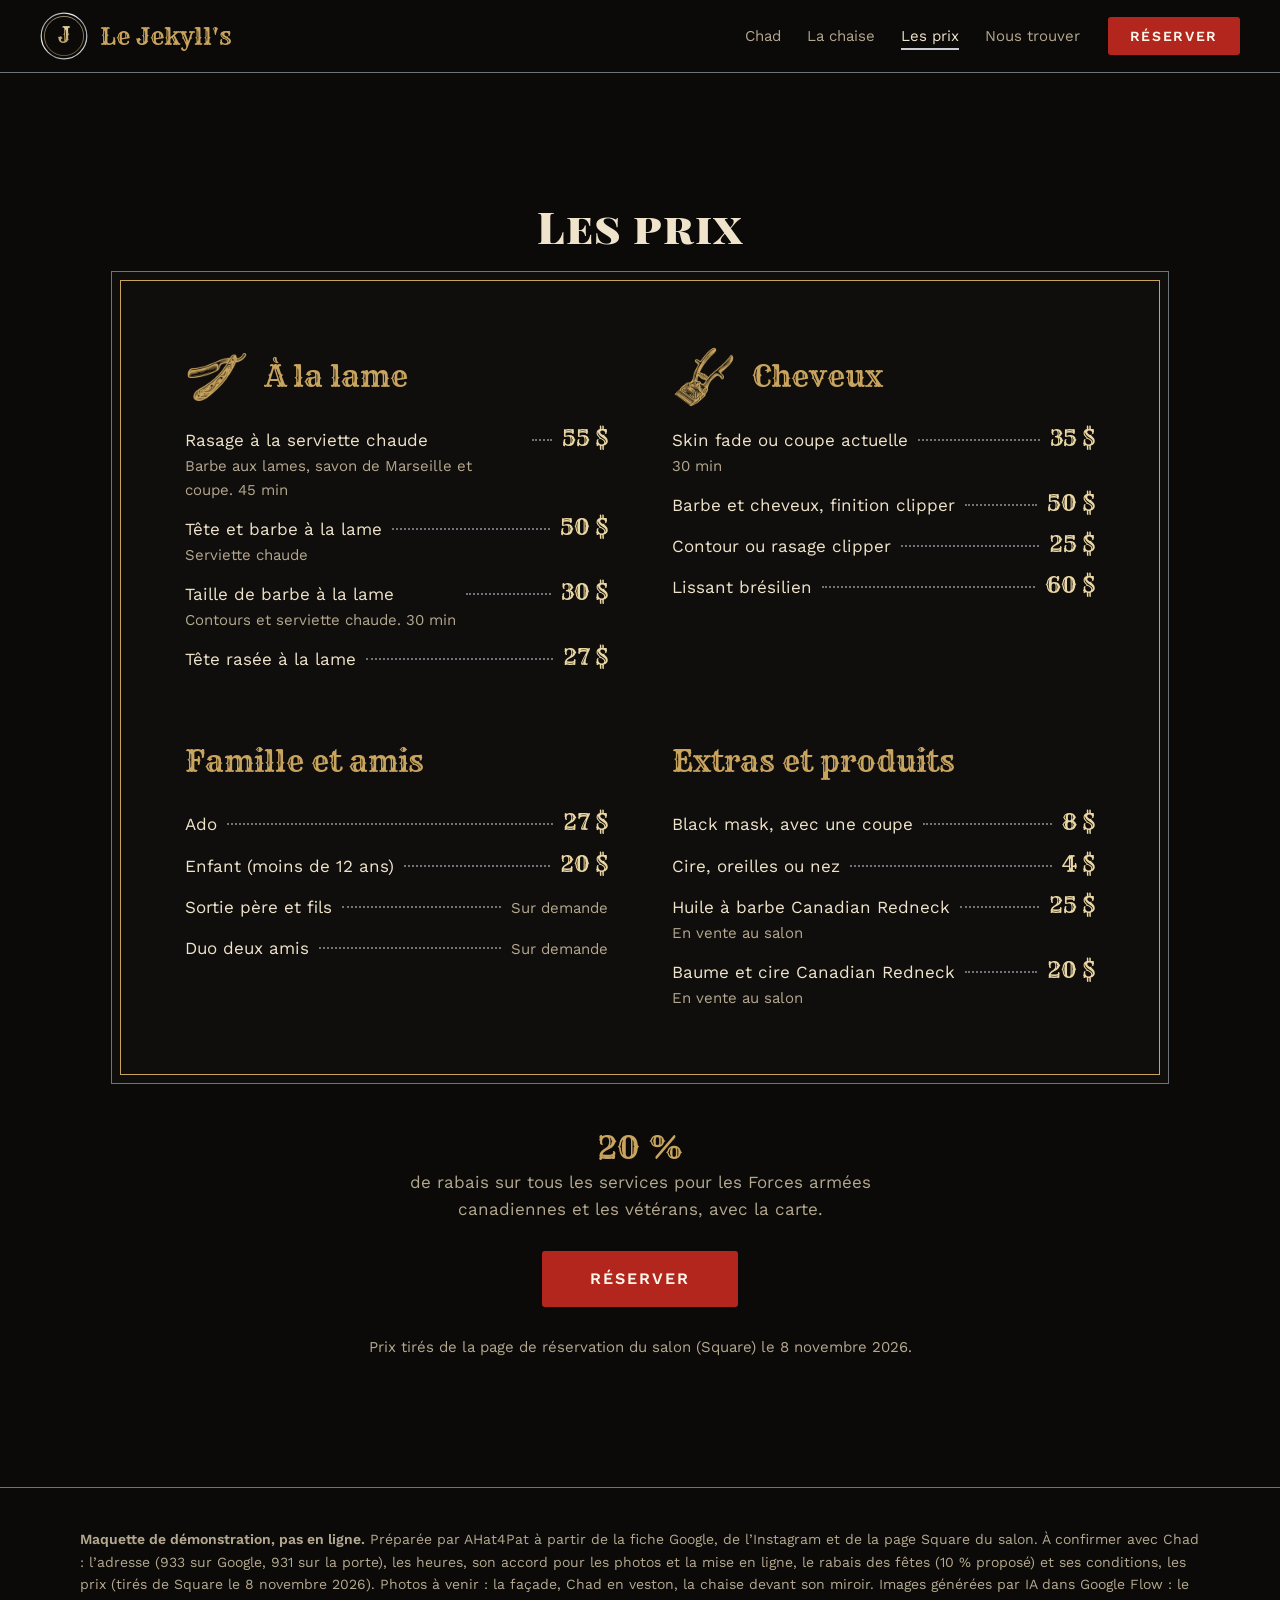
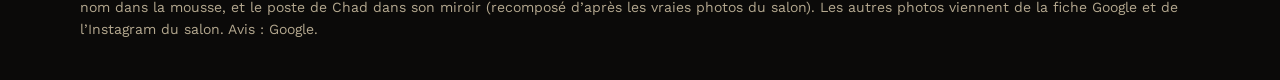
<file: chic/prix.html>
<!doctype html>
<html lang="fr-CA">
<head>
<meta charset="utf-8">
<meta name="robots" content="noindex, nofollow">
<meta name="viewport" content="width=device-width, initial-scale=1">
<title>Les prix | Le Jekyll's Barbier</title>
<meta name="description" content="Les prix du Jekyll's Barbier, rue Royale à Trois-Rivières : rasage à la serviette chaude, skin fade, taille de barbe, famille et amis.">
<link rel="stylesheet" href="polices.css">
<link rel="icon" href="data:image/svg+xml,<svg xmlns='http://www.w3.org/2000/svg' viewBox='0 0 120 120'><circle cx='60' cy='60' r='56' fill='%230b0a09' stroke='%23c9cdd1' stroke-width='6'/><text x='60' y='80' text-anchor='middle' font-family='Georgia' font-size='60' fill='%23c8a45e'>J</text></svg>">
<script>document.documentElement.classList.add('js');</script>
<link rel="stylesheet" href="scrollcraft.css">
<link rel="stylesheet" href="styles.css">
</head>
<body>

<header class="tete">
  <a class="marque" href="index.html" aria-label="Le Jekyll's Barbier, accueil">
    <svg class="marque__logo" viewBox="0 0 120 120" aria-hidden="true">
      <defs><linearGradient id="eg" x1="0" y1="0" x2="0" y2="1"><stop offset="0" stop-color="#f3e3b5"/><stop offset="1" stop-color="#a88a4e"/></linearGradient>
      <linearGradient id="cg" x1="0" y1="0" x2="1" y2="1"><stop offset="0" stop-color="#6f747a"/><stop offset=".35" stop-color="#f2f4f5"/><stop offset=".6" stop-color="#9aa0a6"/><stop offset="1" stop-color="#e8eaec"/></linearGradient></defs>
      <circle cx="60" cy="60" r="57" fill="#0b0a09" stroke="url(#cg)" stroke-width="3"/>
      <circle cx="60" cy="60" r="49" fill="none" stroke="url(#eg)" stroke-width="1.5"/>
      <text x="60" y="78" text-anchor="middle" font-family="Rye, serif" font-size="52" fill="url(#eg)">J</text>
    </svg>
    <span class="marque__nom">Le Jekyll's</span>
  </a>
  <nav class="menu" aria-label="Sections"><a href="index.html#chad">Chad</a><a href="index.html#chaise">La chaise</a><a class="court" href="prix.html" aria-current="page">Les prix</a><a class="court" href="index.html#adresse">Nous trouver</a></nav>
  <a class="bouton bouton--reserver" href="https://book.squareup.com/appointments/0jnd7mhsbqy3cp/location/L70EBNBD76BXY/services" target="_blank" rel="noopener">Réserver</a>
</header>

<main id="haut">
  <section class="prix-page">
    <h1 class="titre-section" data-sc-in>Les prix</h1>
    <div class="feuille" data-sc-in>
      <section class="prix-groupe" data-vu aria-labelledby="g0">
        <img class="prix-groupe__icone" src="images/icone-coupe-chou-or.png" width="160" height="160" alt="" loading="lazy">
        <h2 class="prix-groupe__titre" id="g0">À la lame</h2>
        <ul class="prix-liste"><li class="prix-ligne"><span class="prix-ligne__nom">Rasage à la serviette chaude<span class="prix-ligne__detail">Barbe aux lames, savon de Marseille et coupe. 45&nbsp;min</span></span><span class="prix-ligne__points" aria-hidden="true"></span><b class="prix-ligne__prix">55&nbsp;$</b></li><li class="prix-ligne"><span class="prix-ligne__nom">Tête et barbe à la lame<span class="prix-ligne__detail">Serviette chaude</span></span><span class="prix-ligne__points" aria-hidden="true"></span><b class="prix-ligne__prix">50&nbsp;$</b></li><li class="prix-ligne"><span class="prix-ligne__nom">Taille de barbe à la lame<span class="prix-ligne__detail">Contours et serviette chaude. 30&nbsp;min</span></span><span class="prix-ligne__points" aria-hidden="true"></span><b class="prix-ligne__prix">30&nbsp;$</b></li><li class="prix-ligne"><span class="prix-ligne__nom">Tête rasée à la lame</span><span class="prix-ligne__points" aria-hidden="true"></span><b class="prix-ligne__prix">27&nbsp;$</b></li></ul>
      </section>
      <section class="prix-groupe" data-vu aria-labelledby="g1">
        <img class="prix-groupe__icone" src="images/icone-tondeuse-or.png" width="160" height="160" alt="" loading="lazy">
        <h2 class="prix-groupe__titre" id="g1">Cheveux</h2>
        <ul class="prix-liste"><li class="prix-ligne"><span class="prix-ligne__nom">Skin fade ou coupe actuelle<span class="prix-ligne__detail">30&nbsp;min</span></span><span class="prix-ligne__points" aria-hidden="true"></span><b class="prix-ligne__prix">35&nbsp;$</b></li><li class="prix-ligne"><span class="prix-ligne__nom">Barbe et cheveux, finition clipper</span><span class="prix-ligne__points" aria-hidden="true"></span><b class="prix-ligne__prix">50&nbsp;$</b></li><li class="prix-ligne"><span class="prix-ligne__nom">Contour ou rasage clipper</span><span class="prix-ligne__points" aria-hidden="true"></span><b class="prix-ligne__prix">25&nbsp;$</b></li><li class="prix-ligne"><span class="prix-ligne__nom">Lissant brésilien</span><span class="prix-ligne__points" aria-hidden="true"></span><b class="prix-ligne__prix">60&nbsp;$</b></li></ul>
      </section>
      <section class="prix-groupe" data-vu aria-labelledby="g2">
        <h2 class="prix-groupe__titre" id="g2">Famille et amis</h2>
        <ul class="prix-liste"><li class="prix-ligne"><span class="prix-ligne__nom">Ado</span><span class="prix-ligne__points" aria-hidden="true"></span><b class="prix-ligne__prix">27&nbsp;$</b></li><li class="prix-ligne"><span class="prix-ligne__nom">Enfant (moins de 12 ans)</span><span class="prix-ligne__points" aria-hidden="true"></span><b class="prix-ligne__prix">20&nbsp;$</b></li><li class="prix-ligne"><span class="prix-ligne__nom">Sortie père et fils</span><span class="prix-ligne__points" aria-hidden="true"></span><span class="prix-ligne__demande">Sur demande</span></li><li class="prix-ligne"><span class="prix-ligne__nom">Duo deux amis</span><span class="prix-ligne__points" aria-hidden="true"></span><span class="prix-ligne__demande">Sur demande</span></li></ul>
      </section>
      <section class="prix-groupe" data-vu aria-labelledby="g3">
        <h2 class="prix-groupe__titre" id="g3">Extras et produits</h2>
        <ul class="prix-liste"><li class="prix-ligne"><span class="prix-ligne__nom">Black mask, avec une coupe</span><span class="prix-ligne__points" aria-hidden="true"></span><b class="prix-ligne__prix">8&nbsp;$</b></li><li class="prix-ligne"><span class="prix-ligne__nom">Cire, oreilles ou nez</span><span class="prix-ligne__points" aria-hidden="true"></span><b class="prix-ligne__prix">4&nbsp;$</b></li><li class="prix-ligne"><span class="prix-ligne__nom">Huile à barbe Canadian Redneck<span class="prix-ligne__detail">En vente au salon</span></span><span class="prix-ligne__points" aria-hidden="true"></span><b class="prix-ligne__prix">25&nbsp;$</b></li><li class="prix-ligne"><span class="prix-ligne__nom">Baume et cire Canadian Redneck<span class="prix-ligne__detail">En vente au salon</span></span><span class="prix-ligne__points" aria-hidden="true"></span><b class="prix-ligne__prix">20&nbsp;$</b></li></ul>
      </section>
    </div>
    <div class="prix-vet" data-sc-in>
      <b class="prix-vet__chiffre">20&nbsp;%</b>
      <p>de rabais sur tous les services pour les Forces armées canadiennes et les vétérans, avec la carte.</p>
    </div>
    <a class="bouton bouton--reserver bouton--grand" href="https://book.squareup.com/appointments/0jnd7mhsbqy3cp/location/L70EBNBD76BXY/services" target="_blank" rel="noopener">Réserver</a>
    <p class="petit prix-page__note">Prix tirés de la page de réservation du salon (Square) le 8 novembre 2026.</p>
  </section>
</main>

<footer class="pied">
  <div class="demo"><b>Maquette de démonstration, pas en ligne.</b> Préparée par AHat4Pat à partir de la fiche Google, de l’Instagram et de la page Square du salon. À confirmer avec Chad : l’adresse (933 sur Google, 931 sur la porte), les heures, son accord pour les photos et la mise en ligne, le rabais des fêtes (10 % proposé) et ses conditions, les prix (tirés de Square le 8 novembre 2026). Photos à venir : la façade, Chad en veston, la chaise devant son miroir. Images générées par IA dans Google Flow : le nom dans la mousse, et le poste de Chad dans son miroir (recomposé d’après les vraies photos du salon). Les autres photos viennent de la fiche Google et de l’Instagram du salon. Avis : Google.</div>
</footer>
<script src="scrollcraft.js" onerror="document.documentElement.classList.remove('js')"></script>
<script src="mouvement.js" onerror="document.documentElement.classList.remove('js')"></script>
</body>
</html>
</file>
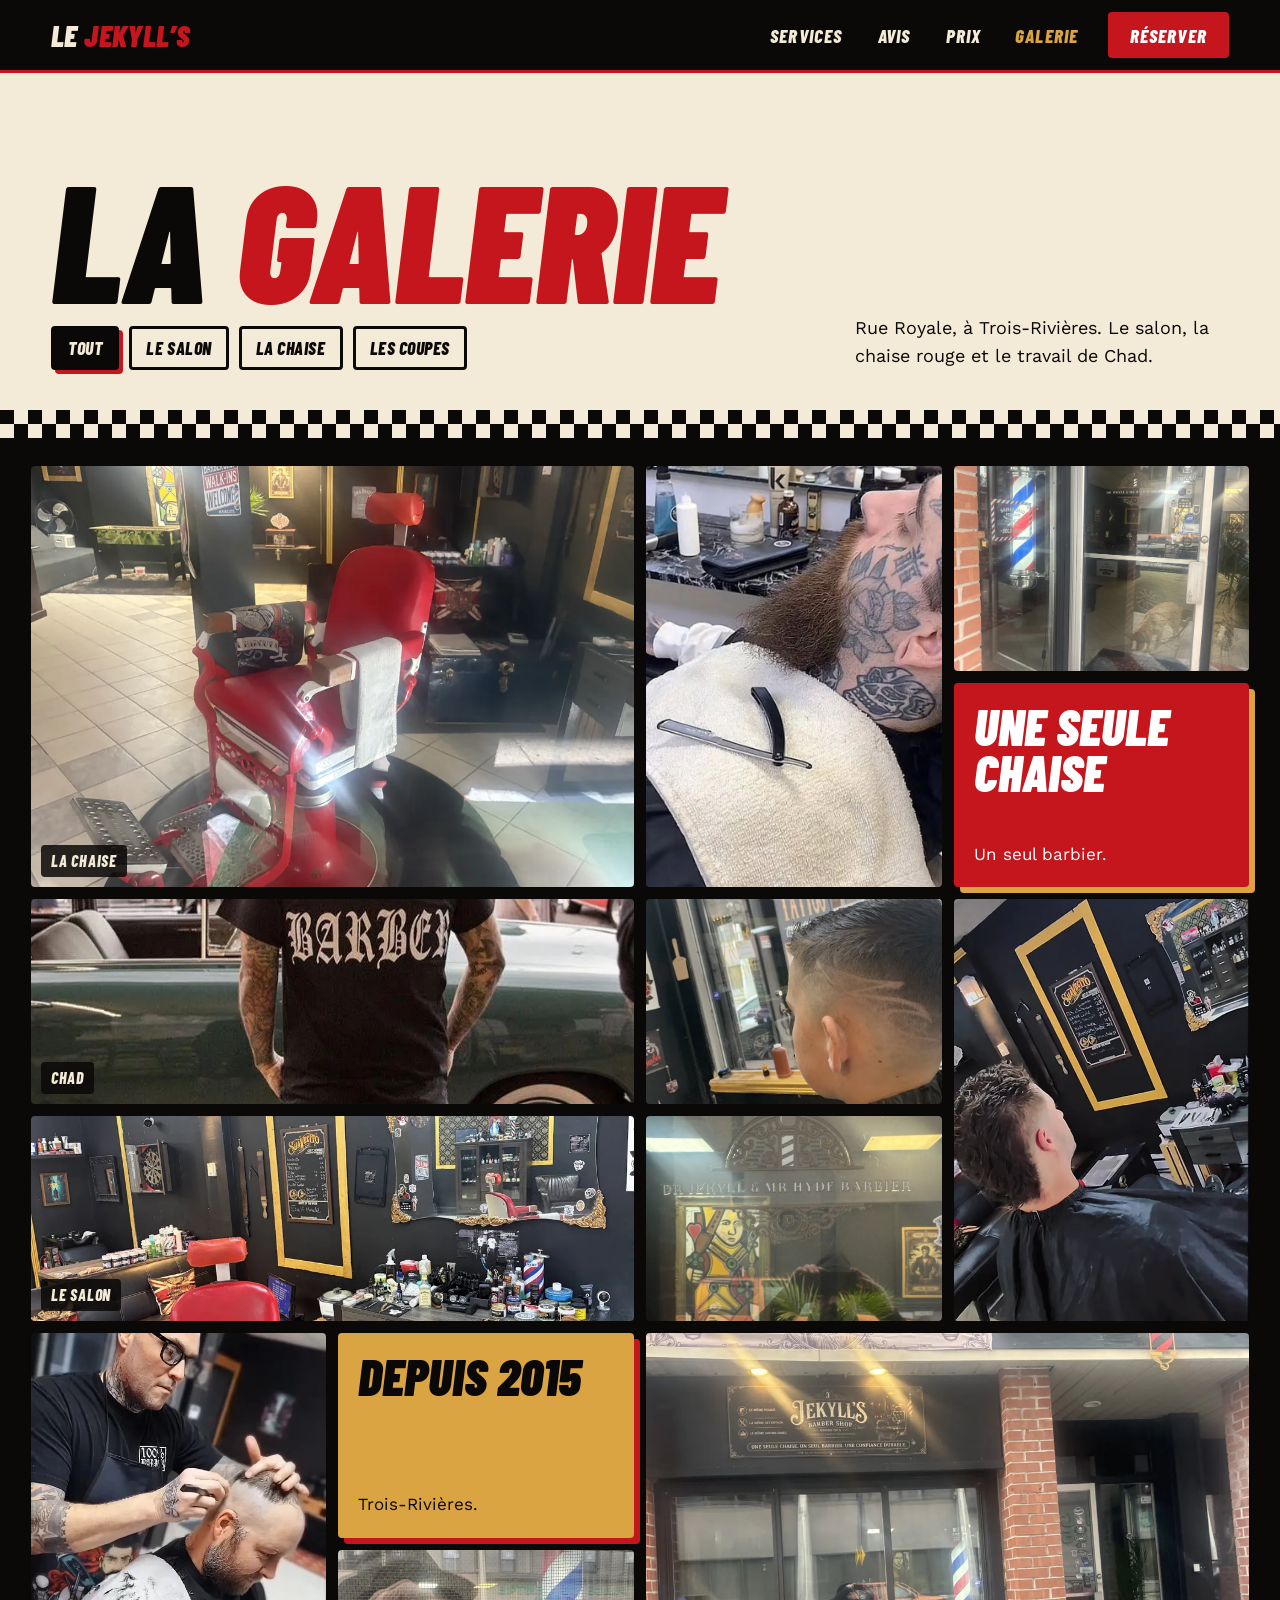
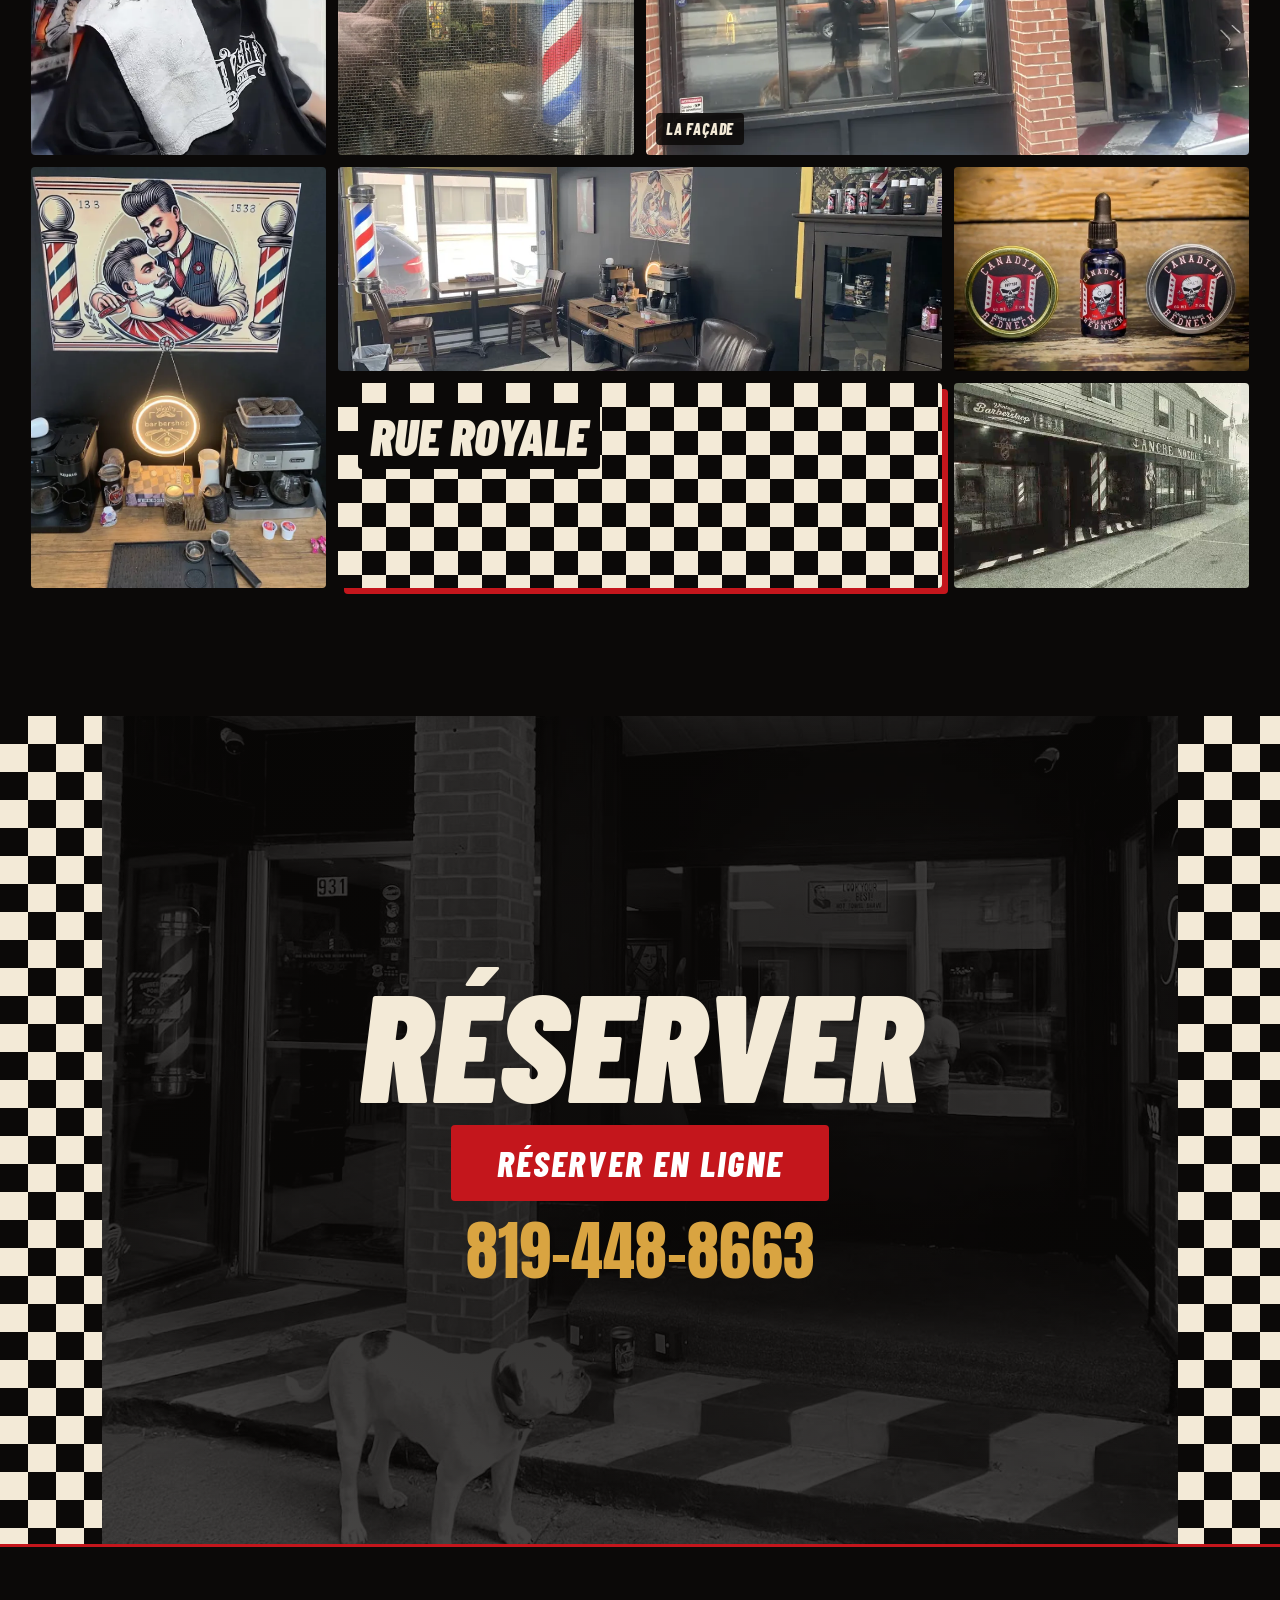
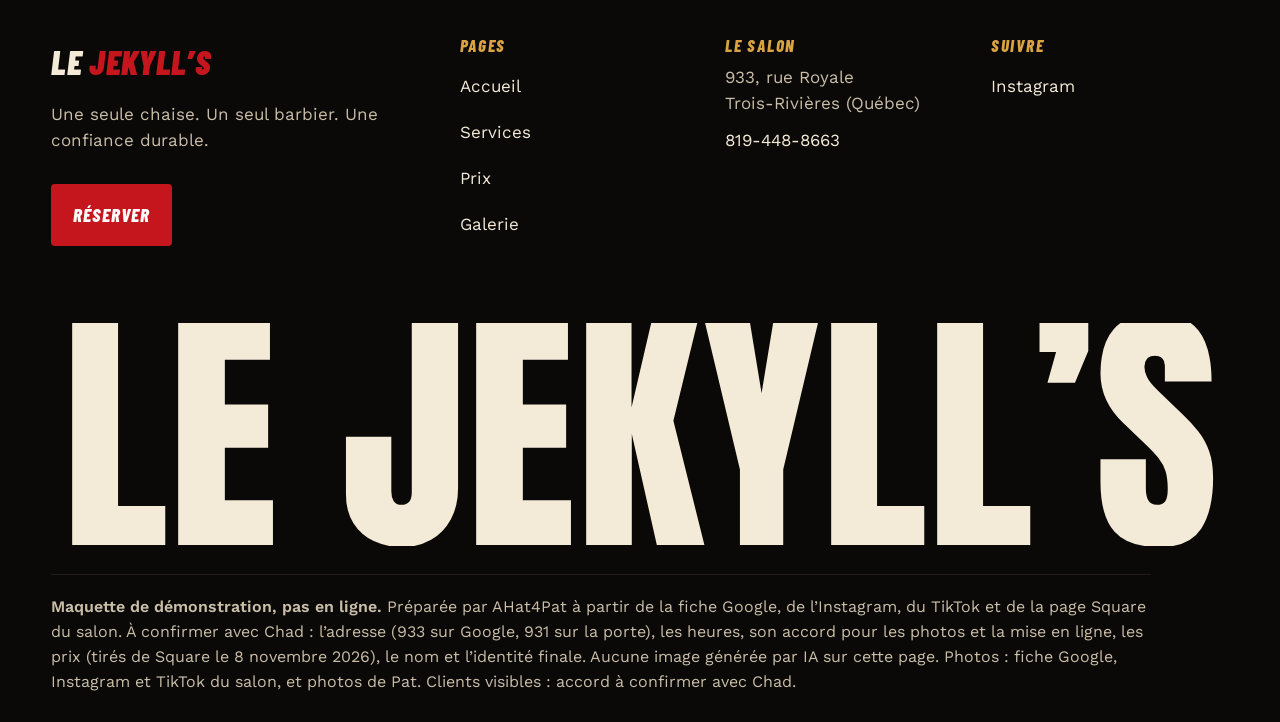
<file: rock/galerie.html>
<!doctype html>
<html lang="fr-CA">
<head>
<meta charset="utf-8">
<meta name="viewport" content="width=device-width, initial-scale=1">
<title>La galerie | Le Jekyll’s, barbier à Trois-Rivières</title>
<meta name="description" content="Le salon, la chaise rouge et le travail de Chad, au Jekyll’s, rue Royale à Trois-Rivières.">
<meta name="robots" content="noindex">
<link rel="stylesheet" href="polices.css">
<link rel="icon" href="data:image/svg+xml,<svg xmlns='http://www.w3.org/2000/svg' viewBox='0 0 100 100'><rect width='100' height='100' fill='%230b0908'/><text x='50' y='74' text-anchor='middle' font-family='Impact,sans-serif' font-size='70' fill='%23c4161c'>J</text></svg>">
<script>(function(d){d.classList.add('js');if(!matchMedia('(prefers-reduced-motion: reduce)').matches)d.classList.add('js-anime');})(document.documentElement);</script>
<link rel="stylesheet" href="style.css">
</head>
<body>

<header class="tete tete--pleine">
  <a class="marque" href="index.html">Le <span>Jekyll’s</span></a>
  <nav class="menu" aria-label="Menu">
    <a class="menu__long" href="index.html#services">Services</a>
    <a class="menu__long" href="index.html#avis">Avis</a>
    <a href="index.html#prix">Prix</a>
    <a class="menu__long" href="galerie.html" aria-current="page">Galerie</a>
    <a class="bouton bouton--rouge" href="https://book.squareup.com/appointments/0jnd7mhsbqy3cp/location/L70EBNBD76BXY/services" target="_blank" rel="noopener">Réserver</a>
  </nav>
</header>

<main>
  <section class="g-tete">
    <div>
      <h1>La <em>galerie</em></h1>
      <div class="pastilles" role="group" aria-label="Filtrer les photos">
        <button type="button" data-filtre="tout" aria-pressed="true">Tout</button>
        <button type="button" data-filtre="salon" aria-pressed="false">Le salon</button>
        <button type="button" data-filtre="chaise" aria-pressed="false">La chaise</button>
        <button type="button" data-filtre="coupes" aria-pressed="false">Les coupes</button>
      </div>
      <p class="cache" aria-live="polite" id="filtre-etat"></p>
    </div>
    <p>Rue Royale, à Trois-Rivières. Le salon, la chaise rouge et le travail de Chad.</p>
  </section>
  <div class="damier" aria-hidden="true"></div>

  <div class="g-main">
    <!-- 15 photos et 3 cartes de couleur : 8 rangées pleines à l'ordi (4 colonnes), 16 au téléphone (2 colonnes), sans trou.
         data-cat : les filtres des pastilles. -->
    <div class="mosaique" id="mosaique">
      <button class="grand" type="button" data-cat="chaise" data-t="La chaise rouge"><img src="img/chaise-34.webp" width="1000" height="750" alt="La chaise de barbier rouge de Chad, vue de trois quarts" loading="lazy"><span class="etiquette">La chaise</span></button>
      <button class="haut" type="button" data-cat="coupes" data-t="Le rasage à la serviette chaude"><img src="img/rasage.webp" width="805" height="1000" alt="Un client sous la serviette chaude, le coupe-chou posé dessus" loading="lazy"></button>
      <button type="button" data-cat="salon" data-t="La porte, rue Royale"><img src="img/porte-931.webp" width="750" height="1000" alt="La porte du 931 et le poteau de barbier" loading="lazy"></button>
      <div class="carte rouge"><b>Une seule chaise</b><small>Un seul barbier.</small></div>
      <button class="large" type="button" data-t="Chad"><img src="img/chad-100-barber.webp" width="750" height="422" alt="Chad de dos, chandail « 100 % Barber », devant une vieille voiture" loading="lazy"><span class="etiquette">Chad</span></button>
      <button type="button" data-cat="coupes" data-t="Le motif"><img src="img/motif-fade.webp" width="805" height="1000" alt="Une coupe dégradée avec un motif rasé" loading="lazy"></button>
      <button class="haut" type="button" data-cat="coupes" data-t="La nuque"><img src="img/nuque.webp" width="562" height="1000" alt="Une nuque dégradée, vue de dos" loading="lazy"></button>
      <button class="large" type="button" data-cat="salon chaise" data-t="Le poste de Chad"><img src="img/salon-poste.webp" width="1000" height="750" alt="Le poste de Chad : la chaise rouge, le bureau et les cadres dorés" loading="lazy"><span class="etiquette">Le salon</span></button>
      <button type="button" data-cat="salon" data-t="Dr Jekyll &amp; Mr Hyde"><img src="img/vitre-jekyll-hyde.webp" width="1000" height="750" alt="Le lettrage « Dr Jekyll &amp; Mr Hyde Barbier » sur la vitre" loading="lazy"></button>
      <button class="haut" type="button" data-cat="coupes" data-t="Au travail"><img src="img/chad-coupe.webp" width="562" height="1000" alt="Chad qui coupe les cheveux d’un client" loading="lazy"></button>
      <div class="carte or"><b>Depuis 2015</b><small>Trois-Rivières.</small></div>
      <button class="grand" type="button" data-cat="salon" data-t="La façade"><img src="img/facade.webp" width="1000" height="750" alt="La façade du salon et son enseigne" loading="lazy"><span class="etiquette">La façade</span></button>
      <button type="button" data-cat="salon" data-t="Le poteau"><img src="img/poteau.webp" width="1000" height="750" alt="Le poteau de barbier dans la vitrine" loading="lazy"></button>
      <button class="haut" type="button" data-cat="salon" data-t="Le coin café"><img src="img/coin-cafe.webp" width="805" height="1000" alt="Le coin café sous une affiche de barbier" loading="lazy"></button>
      <button class="large" type="button" data-cat="salon" data-t="La salle d’attente"><img src="img/salon-attente.webp" width="1000" height="750" alt="La salle d’attente, fauteuils de cuir et poteau" loading="lazy"></button>
      <button type="button" data-cat="salon" data-t="Canadian Redneck"><img src="img/canadian-redneck.webp" width="1000" height="852" alt="Les produits Canadian Redneck : baume et huile à barbe" loading="lazy"></button>
      <div class="carte damier-c large"><b>Rue Royale</b></div>
      <button type="button" data-cat="salon" data-t="La façade, en noir et blanc"><img src="img/facade-nb.webp" width="576" height="440" alt="La façade du salon et ses voisins, en noir et blanc" loading="lazy"></button>
    </div>
  </div>

  <section class="reserver" aria-labelledby="t-reserver">
    <div class="reserver__panneau">
      <img class="reserver__fond" src="img/facade-931.webp" width="1179" height="1465" alt="" loading="lazy">
      <div class="reserver__texte">
        <h2 class="reserver__titre" id="t-reserver" data-vu>Réserver</h2>
        <a class="bouton bouton--rouge bouton--enorme" data-vu href="https://book.squareup.com/appointments/0jnd7mhsbqy3cp/location/L70EBNBD76BXY/services" target="_blank" rel="noopener">Réserver en ligne</a>
        <a class="reserver__tel" data-vu href="tel:+18194488663">819-448-8663</a>
      </div>
    </div>
  </section>
</main>

<footer class="pied">
  <div class="pied__haut">
    <div class="pied__marque">
      <p class="marque marque--pied">Le <span>Jekyll’s</span></p>
      <p>Une seule chaise. Un seul barbier. Une confiance durable.</p>
      <a class="bouton bouton--rouge" href="https://book.squareup.com/appointments/0jnd7mhsbqy3cp/location/L70EBNBD76BXY/services" target="_blank" rel="noopener">Réserver</a>
    </div>
    <nav class="pied__col" aria-label="Pages">
      <p class="pied__etiquette">Pages</p>
      <a href="index.html">Accueil</a><a href="index.html#services">Services</a><a href="index.html#prix">Prix</a><a href="galerie.html">Galerie</a>
    </nav>
    <div class="pied__col">
      <p class="pied__etiquette">Le salon</p>
      <p>933, rue Royale<br>Trois-Rivières (Québec)</p>
      <a href="tel:+18194488663">819-448-8663</a>
    </div>
    <div class="pied__col">
      <p class="pied__etiquette">Suivre</p>
      <a href="https://www.instagram.com/le_jekyll_barbershop/" target="_blank" rel="noopener">Instagram</a>
    </div>
  </div>
  <p class="pied__nom" aria-hidden="true"><span>Le Jekyll’s</span></p>
  <div class="demo"><b>Maquette de démonstration, pas en ligne.</b> Préparée par AHat4Pat à partir de la fiche Google, de l’Instagram, du TikTok et de la page Square du salon. À confirmer avec Chad : l’adresse (933 sur Google, 931 sur la porte), les heures, son accord pour les photos et la mise en ligne, les prix (tirés de Square le 8 novembre 2026), le nom et l’identité finale. Aucune image générée par IA sur cette page. Photos : fiche Google, Instagram et TikTok du salon, et photos de Pat. Clients visibles&nbsp;: accord à confirmer avec Chad.</div>
</footer>

<dialog class="grande" aria-label="Photo en grand"><button class="fermer" type="button" aria-label="Fermer">×</button><img alt=""><p></p></dialog>

<script src="site.js"></script>
</body>
</html>
</file>
<file: chic/polices.css>
/* cyrillic-ext */
@font-face {
  font-family: 'Cormorant Garamond';
  font-style: italic;
  font-weight: 500;
  font-display: swap;
  src: url(polices/5b37d21be657.woff2) format('woff2');
  unicode-range: U+0460-052F, U+1C80-1C8A, U+20B4, U+2DE0-2DFF, U+A640-A69F, U+FE2E-FE2F;
}
/* cyrillic */
@font-face {
  font-family: 'Cormorant Garamond';
  font-style: italic;
  font-weight: 500;
  font-display: swap;
  src: url(polices/d2b6fd646373.woff2) format('woff2');
  unicode-range: U+0301, U+0400-045F, U+0490-0491, U+04B0-04B1, U+2116;
}
/* vietnamese */
@font-face {
  font-family: 'Cormorant Garamond';
  font-style: italic;
  font-weight: 500;
  font-display: swap;
  src: url(polices/771ad468da80.woff2) format('woff2');
  unicode-range: U+0102-0103, U+0110-0111, U+0128-0129, U+0168-0169, U+01A0-01A1, U+01AF-01B0, U+0300-0301, U+0303-0304, U+0308-0309, U+0323, U+0329, U+1EA0-1EF9, U+20AB;
}
/* latin-ext */
@font-face {
  font-family: 'Cormorant Garamond';
  font-style: italic;
  font-weight: 500;
  font-display: swap;
  src: url(polices/4f7084558624.woff2) format('woff2');
  unicode-range: U+0100-02BA, U+02BD-02C5, U+02C7-02CC, U+02CE-02D7, U+02DD-02FF, U+0304, U+0308, U+0329, U+1D00-1DBF, U+1E00-1E9F, U+1EF2-1EFF, U+2020, U+20A0-20AB, U+20AD-20C4, U+2113, U+2C60-2C7F, U+A720-A7FF;
}
/* latin */
@font-face {
  font-family: 'Cormorant Garamond';
  font-style: italic;
  font-weight: 500;
  font-display: swap;
  src: url(polices/5d13e7eb22dd.woff2) format('woff2');
  unicode-range: U+0000-00FF, U+0131, U+0152-0153, U+02BB-02BC, U+02C6, U+02DA, U+02DC, U+0304, U+0308, U+0329, U+2000-206F, U+20AC, U+2122, U+2191, U+2193, U+2212, U+2215, U+FEFF, U+FFFD;
}
/* cyrillic-ext */
@font-face {
  font-family: 'Great Vibes';
  font-style: normal;
  font-weight: 400;
  font-display: swap;
  src: url(polices/8234464478ef.woff2) format('woff2');
  unicode-range: U+0460-052F, U+1C80-1C8A, U+20B4, U+2DE0-2DFF, U+A640-A69F, U+FE2E-FE2F;
}
/* cyrillic */
@font-face {
  font-family: 'Great Vibes';
  font-style: normal;
  font-weight: 400;
  font-display: swap;
  src: url(polices/1ad8fe4255b6.woff2) format('woff2');
  unicode-range: U+0301, U+0400-045F, U+0490-0491, U+04B0-04B1, U+2116;
}
/* greek-ext */
@font-face {
  font-family: 'Great Vibes';
  font-style: normal;
  font-weight: 400;
  font-display: swap;
  src: url(polices/1dd48066c5bc.woff2) format('woff2');
  unicode-range: U+1F00-1FFF;
}
/* vietnamese */
@font-face {
  font-family: 'Great Vibes';
  font-style: normal;
  font-weight: 400;
  font-display: swap;
  src: url(polices/2e1cb454dd8f.woff2) format('woff2');
  unicode-range: U+0102-0103, U+0110-0111, U+0128-0129, U+0168-0169, U+01A0-01A1, U+01AF-01B0, U+0300-0301, U+0303-0304, U+0308-0309, U+0323, U+0329, U+1EA0-1EF9, U+20AB;
}
/* latin-ext */
@font-face {
  font-family: 'Great Vibes';
  font-style: normal;
  font-weight: 400;
  font-display: swap;
  src: url(polices/e5a62adeadc4.woff2) format('woff2');
  unicode-range: U+0100-02BA, U+02BD-02C5, U+02C7-02CC, U+02CE-02D7, U+02DD-02FF, U+0304, U+0308, U+0329, U+1D00-1DBF, U+1E00-1E9F, U+1EF2-1EFF, U+2020, U+20A0-20AB, U+20AD-20C4, U+2113, U+2C60-2C7F, U+A720-A7FF;
}
/* latin */
@font-face {
  font-family: 'Great Vibes';
  font-style: normal;
  font-weight: 400;
  font-display: swap;
  src: url(polices/1402a25d51f0.woff2) format('woff2');
  unicode-range: U+0000-00FF, U+0131, U+0152-0153, U+02BB-02BC, U+02C6, U+02DA, U+02DC, U+0304, U+0308, U+0329, U+2000-206F, U+20AC, U+2122, U+2191, U+2193, U+2212, U+2215, U+FEFF, U+FFFD;
}
/* cyrillic */
@font-face {
  font-family: 'Playfair Display SC';
  font-style: normal;
  font-weight: 700;
  font-display: swap;
  src: url(polices/1a7459be97c7.woff2) format('woff2');
  unicode-range: U+0301, U+0400-045F, U+0490-0491, U+04B0-04B1, U+2116;
}
/* vietnamese */
@font-face {
  font-family: 'Playfair Display SC';
  font-style: normal;
  font-weight: 700;
  font-display: swap;
  src: url(polices/b67a733dcd07.woff2) format('woff2');
  unicode-range: U+0102-0103, U+0110-0111, U+0128-0129, U+0168-0169, U+01A0-01A1, U+01AF-01B0, U+0300-0301, U+0303-0304, U+0308-0309, U+0323, U+0329, U+1EA0-1EF9, U+20AB;
}
/* latin-ext */
@font-face {
  font-family: 'Playfair Display SC';
  font-style: normal;
  font-weight: 700;
  font-display: swap;
  src: url(polices/adc8a3f53790.woff2) format('woff2');
  unicode-range: U+0100-02BA, U+02BD-02C5, U+02C7-02CC, U+02CE-02D7, U+02DD-02FF, U+0304, U+0308, U+0329, U+1D00-1DBF, U+1E00-1E9F, U+1EF2-1EFF, U+2020, U+20A0-20AB, U+20AD-20C4, U+2113, U+2C60-2C7F, U+A720-A7FF;
}
/* latin */
@font-face {
  font-family: 'Playfair Display SC';
  font-style: normal;
  font-weight: 700;
  font-display: swap;
  src: url(polices/bcba21db4c75.woff2) format('woff2');
  unicode-range: U+0000-00FF, U+0131, U+0152-0153, U+02BB-02BC, U+02C6, U+02DA, U+02DC, U+0304, U+0308, U+0329, U+2000-206F, U+20AC, U+2122, U+2191, U+2193, U+2212, U+2215, U+FEFF, U+FFFD;
}
/* cyrillic */
@font-face {
  font-family: 'Playfair Display SC';
  font-style: normal;
  font-weight: 900;
  font-display: swap;
  src: url(polices/147ee850ec63.woff2) format('woff2');
  unicode-range: U+0301, U+0400-045F, U+0490-0491, U+04B0-04B1, U+2116;
}
/* vietnamese */
@font-face {
  font-family: 'Playfair Display SC';
  font-style: normal;
  font-weight: 900;
  font-display: swap;
  src: url(polices/306bb2e61b21.woff2) format('woff2');
  unicode-range: U+0102-0103, U+0110-0111, U+0128-0129, U+0168-0169, U+01A0-01A1, U+01AF-01B0, U+0300-0301, U+0303-0304, U+0308-0309, U+0323, U+0329, U+1EA0-1EF9, U+20AB;
}
/* latin-ext */
@font-face {
  font-family: 'Playfair Display SC';
  font-style: normal;
  font-weight: 900;
  font-display: swap;
  src: url(polices/fde7fbfaadf2.woff2) format('woff2');
  unicode-range: U+0100-02BA, U+02BD-02C5, U+02C7-02CC, U+02CE-02D7, U+02DD-02FF, U+0304, U+0308, U+0329, U+1D00-1DBF, U+1E00-1E9F, U+1EF2-1EFF, U+2020, U+20A0-20AB, U+20AD-20C4, U+2113, U+2C60-2C7F, U+A720-A7FF;
}
/* latin */
@font-face {
  font-family: 'Playfair Display SC';
  font-style: normal;
  font-weight: 900;
  font-display: swap;
  src: url(polices/53edcbbae5d1.woff2) format('woff2');
  unicode-range: U+0000-00FF, U+0131, U+0152-0153, U+02BB-02BC, U+02C6, U+02DA, U+02DC, U+0304, U+0308, U+0329, U+2000-206F, U+20AC, U+2122, U+2191, U+2193, U+2212, U+2215, U+FEFF, U+FFFD;
}
/* latin-ext */
@font-face {
  font-family: 'Rye';
  font-style: normal;
  font-weight: 400;
  font-display: swap;
  src: url(polices/b857fd758d07.woff2) format('woff2');
  unicode-range: U+0100-02BA, U+02BD-02C5, U+02C7-02CC, U+02CE-02D7, U+02DD-02FF, U+0304, U+0308, U+0329, U+1D00-1DBF, U+1E00-1E9F, U+1EF2-1EFF, U+2020, U+20A0-20AB, U+20AD-20C4, U+2113, U+2C60-2C7F, U+A720-A7FF;
}
/* latin */
@font-face {
  font-family: 'Rye';
  font-style: normal;
  font-weight: 400;
  font-display: swap;
  src: url(polices/3a4d767e3be7.woff2) format('woff2');
  unicode-range: U+0000-00FF, U+0131, U+0152-0153, U+02BB-02BC, U+02C6, U+02DA, U+02DC, U+0304, U+0308, U+0329, U+2000-206F, U+20AC, U+2122, U+2191, U+2193, U+2212, U+2215, U+FEFF, U+FFFD;
}
/* vietnamese */
@font-face {
  font-family: 'Work Sans';
  font-style: normal;
  font-weight: 400;
  font-display: swap;
  src: url(polices/5b1fe2fbd9c9.woff2) format('woff2');
  unicode-range: U+0102-0103, U+0110-0111, U+0128-0129, U+0168-0169, U+01A0-01A1, U+01AF-01B0, U+0300-0301, U+0303-0304, U+0308-0309, U+0323, U+0329, U+1EA0-1EF9, U+20AB;
}
/* latin-ext */
@font-face {
  font-family: 'Work Sans';
  font-style: normal;
  font-weight: 400;
  font-display: swap;
  src: url(polices/94b95f7b3efe.woff2) format('woff2');
  unicode-range: U+0100-02BA, U+02BD-02C5, U+02C7-02CC, U+02CE-02D7, U+02DD-02FF, U+0304, U+0308, U+0329, U+1D00-1DBF, U+1E00-1E9F, U+1EF2-1EFF, U+2020, U+20A0-20AB, U+20AD-20C4, U+2113, U+2C60-2C7F, U+A720-A7FF;
}
/* latin */
@font-face {
  font-family: 'Work Sans';
  font-style: normal;
  font-weight: 400;
  font-display: swap;
  src: url(polices/f7b83de3adbd.woff2) format('woff2');
  unicode-range: U+0000-00FF, U+0131, U+0152-0153, U+02BB-02BC, U+02C6, U+02DA, U+02DC, U+0304, U+0308, U+0329, U+2000-206F, U+20AC, U+2122, U+2191, U+2193, U+2212, U+2215, U+FEFF, U+FFFD;
}
/* vietnamese */
@font-face {
  font-family: 'Work Sans';
  font-style: normal;
  font-weight: 500;
  font-display: swap;
  src: url(polices/5b1fe2fbd9c9.woff2) format('woff2');
  unicode-range: U+0102-0103, U+0110-0111, U+0128-0129, U+0168-0169, U+01A0-01A1, U+01AF-01B0, U+0300-0301, U+0303-0304, U+0308-0309, U+0323, U+0329, U+1EA0-1EF9, U+20AB;
}
/* latin-ext */
@font-face {
  font-family: 'Work Sans';
  font-style: normal;
  font-weight: 500;
  font-display: swap;
  src: url(polices/94b95f7b3efe.woff2) format('woff2');
  unicode-range: U+0100-02BA, U+02BD-02C5, U+02C7-02CC, U+02CE-02D7, U+02DD-02FF, U+0304, U+0308, U+0329, U+1D00-1DBF, U+1E00-1E9F, U+1EF2-1EFF, U+2020, U+20A0-20AB, U+20AD-20C4, U+2113, U+2C60-2C7F, U+A720-A7FF;
}
/* latin */
@font-face {
  font-family: 'Work Sans';
  font-style: normal;
  font-weight: 500;
  font-display: swap;
  src: url(polices/f7b83de3adbd.woff2) format('woff2');
  unicode-range: U+0000-00FF, U+0131, U+0152-0153, U+02BB-02BC, U+02C6, U+02DA, U+02DC, U+0304, U+0308, U+0329, U+2000-206F, U+20AC, U+2122, U+2191, U+2193, U+2212, U+2215, U+FEFF, U+FFFD;
}
/* vietnamese */
@font-face {
  font-family: 'Work Sans';
  font-style: normal;
  font-weight: 600;
  font-display: swap;
  src: url(polices/5b1fe2fbd9c9.woff2) format('woff2');
  unicode-range: U+0102-0103, U+0110-0111, U+0128-0129, U+0168-0169, U+01A0-01A1, U+01AF-01B0, U+0300-0301, U+0303-0304, U+0308-0309, U+0323, U+0329, U+1EA0-1EF9, U+20AB;
}
/* latin-ext */
@font-face {
  font-family: 'Work Sans';
  font-style: normal;
  font-weight: 600;
  font-display: swap;
  src: url(polices/94b95f7b3efe.woff2) format('woff2');
  unicode-range: U+0100-02BA, U+02BD-02C5, U+02C7-02CC, U+02CE-02D7, U+02DD-02FF, U+0304, U+0308, U+0329, U+1D00-1DBF, U+1E00-1E9F, U+1EF2-1EFF, U+2020, U+20A0-20AB, U+20AD-20C4, U+2113, U+2C60-2C7F, U+A720-A7FF;
}
/* latin */
@font-face {
  font-family: 'Work Sans';
  font-style: normal;
  font-weight: 600;
  font-display: swap;
  src: url(polices/f7b83de3adbd.woff2) format('woff2');
  unicode-range: U+0000-00FF, U+0131, U+0152-0153, U+02BB-02BC, U+02C6, U+02DA, U+02DC, U+0304, U+0308, U+0329, U+2000-206F, U+20AC, U+2122, U+2191, U+2193, U+2212, U+2215, U+FEFF, U+FFFD;
}
</file>
<file: chic/scrollcraft.css>
/* ============================================================================
   scrollcraft.css: the taste floor
   ----------------------------------------------------------------------------
   Two layers, and the split matters:

     TOKENS   what you override per brand. Colour roles, the type ramp, the
              spacing scale, elevation, motion. A brand is ~12 values.
     DEVICES  what the engine drives. Do not restyle these to taste; they are
              the mechanism. Style your own markup instead.

   Nothing here draws a "component". There are no card, badge, or pill classes,
   because a stylesheet that ships those is how every page built on it ends up
   with the same shapes. You get a floor and a vocabulary; the composition is
   yours.
   ========================================================================== */

/* ---------------------------------------------------------------- tokens -- */
:root {
  /* --- colour roles. Override these six and the page is rebranded. -------- */
  --sc-canvas:      #08090b;   /* the page ground. Drift interpolates this.   */
  --sc-surface:     #101217;   /* anything raised off the ground             */
  --sc-ink:         #f4f2ef;   /* primary text                               */
  --sc-ink-soft:    #9a9ba1;   /* secondary text. Tinted, never flat gray.   */
  --sc-accent:      #d8ff3e;   /* ONE accent. It owns a region, not confetti. */
  --sc-accent-ink:  #08090b;   /* text that sits on the accent               */

  --sc-hairline:    color-mix(in oklab, var(--sc-ink) 12%, transparent);
  --sc-hairline-strong: color-mix(in oklab, var(--sc-ink) 22%, transparent);

  /* --- type. Two families max. Display carries voice, text carries prose. - */
  --sc-font-display: "Instrument Sans", "Geist", system-ui, sans-serif;
  --sc-font-text:    "Geist", system-ui, sans-serif;
  --sc-font-mono:    "Geist Mono", ui-monospace, monospace;

  /* Fluid ramp. Tracking tightens as size grows because a face set at 6rem
     with 0 tracking reads loose; this is optical correction, not decoration. */
  --sc-t-xs:   clamp(0.75rem, 0.72rem + 0.15vw, 0.82rem);
  --sc-t-sm:   clamp(0.875rem, 0.84rem + 0.18vw, 0.95rem);
  --sc-t-base: clamp(1rem, 0.96rem + 0.22vw, 1.125rem);
  --sc-t-lg:   clamp(1.2rem, 1.1rem + 0.5vw, 1.5rem);
  --sc-t-xl:   clamp(1.6rem, 1.35rem + 1.2vw, 2.25rem);
  --sc-t-2xl:  clamp(2.1rem, 1.6rem + 2.4vw, 3.4rem);
  --sc-t-3xl:  clamp(2.8rem, 1.9rem + 4.2vw, 5rem);
  --sc-t-4xl:  clamp(3.4rem, 1.9rem + 6.6vw, 7.5rem);

  --sc-track-tight:  -0.035em;
  --sc-track-snug:   -0.02em;
  --sc-track-normal: -0.005em;
  --sc-track-wide:    0.08em;

  --sc-leading-none: 0.94;
  --sc-leading-tight: 1.06;
  --sc-leading-body: 1.62;

  --sc-measure: 62ch;

  /* --- space. 4px base: the useful middle steps an 8-only scale misses. --- */
  --sc-1: 0.25rem;  --sc-2: 0.5rem;   --sc-3: 0.75rem;  --sc-4: 1rem;
  --sc-5: 1.5rem;   --sc-6: 2rem;     --sc-7: 3rem;     --sc-8: 4rem;
  --sc-9: 6rem;     --sc-10: 8rem;    --sc-11: 12rem;

  /* Section rhythm is fluid so a phone doesn't inherit desktop air. */
  --sc-section: clamp(4.5rem, 9vw, 11rem);
  --sc-gutter:  clamp(1.25rem, 5vw, 5.5rem);
  --sc-maxw:    82rem;

  /* --- radius. Pick one scale for the page and hold it. ------------------- */
  --sc-r-sm: 6px;  --sc-r-md: 12px;  --sc-r-lg: 20px;  --sc-r-pill: 999px;

  /* --- elevation. Every shadow has an offset AND a soft blur, and is tinted
         to the canvas hue. A zero-offset coloured halo is decoration, not
         depth, so there isn't one here. ---------------------------------- */
  --sc-shadow-color: 220 40% 2%;
  --sc-e1: 0 1px 2px hsl(var(--sc-shadow-color) / 0.28),
           0 2px 6px -1px hsl(var(--sc-shadow-color) / 0.20);
  --sc-e2: 0 2px 4px hsl(var(--sc-shadow-color) / 0.24),
           0 8px 18px -4px hsl(var(--sc-shadow-color) / 0.30);
  --sc-e3: 0 4px 8px hsl(var(--sc-shadow-color) / 0.22),
           0 18px 40px -8px hsl(var(--sc-shadow-color) / 0.38),
           0 48px 90px -24px hsl(var(--sc-shadow-color) / 0.30);

  /* Edge light: a 1px top highlight sells a raised surface better than any
     amount of blur, because real raised things catch light on their lip. */
  --sc-edge: inset 0 1px 0 color-mix(in oklab, var(--sc-ink) 10%, transparent);

  /* --- motion. Built-in CSS easings are too weak for UI. ------------------ */
  --sc-ease-out:    cubic-bezier(0.23, 1, 0.32, 1);
  --sc-ease-in-out: cubic-bezier(0.77, 0, 0.175, 1);
  --sc-ease-drawer: cubic-bezier(0.32, 0.72, 0, 1);
  --sc-d-fast: 160ms;  --sc-d-base: 240ms;  --sc-d-slow: 420ms;

  --sc-z-stage: 1; --sc-z-copy: 20; --sc-z-chrome: 60;
}

/* --------------------------------------------------------------- reset -- */
*, *::before, *::after { box-sizing: border-box; }
html { -webkit-text-size-adjust: 100%; scroll-behavior: smooth; }
@media (prefers-reduced-motion: reduce) { html { scroll-behavior: auto; } }

body {
  margin: 0;
  background: var(--sc-canvas);
  color: var(--sc-ink);
  font-family: var(--sc-font-text);
  font-size: var(--sc-t-base);
  line-height: var(--sc-leading-body);
  letter-spacing: var(--sc-track-normal);
  -webkit-font-smoothing: antialiased;
  text-rendering: optimizeLegibility;
  font-synthesis-weight: none;
  overflow-x: clip;
}
img, video, canvas, svg { display: block; max-width: 100%; }
button, input, select, textarea { font: inherit; color: inherit; }

/* ------------------------------------------------- the browser surfaces --
   The parts you did not draw still carry the design. Selection, caret, focus
   ring, scrollbar and tabular numerals all ship with defaults that belong to no
   design system. Theming them is the cheapest signal that a page was built
   rather than assembled, and it is the step that gets skipped most reliably. */
::selection { background: var(--sc-accent); color: var(--sc-accent-ink); }
:root { caret-color: var(--sc-accent); accent-color: var(--sc-accent); }
:focus-visible {
  outline: 2px solid var(--sc-accent);
  outline-offset: 3px;
  border-radius: var(--sc-r-sm);
}
:where(a) { color: inherit; text-decoration-thickness: 1px; text-underline-offset: 0.22em; }
@supports (scrollbar-color: auto) {
  html { scrollbar-color: color-mix(in oklab, var(--sc-ink) 26%, transparent) transparent; scrollbar-width: thin; }
}
:where(table, .sc-nums, [data-sc-count]) { font-variant-numeric: tabular-nums; }

/* ----------------------------------------------------------- typography -- */
.sc-display {
  font-family: var(--sc-font-display);
  font-weight: 500;
  line-height: var(--sc-leading-none);
  letter-spacing: var(--sc-track-tight);
  text-wrap: balance;
  margin: 0;
}
.sc-display--xl { font-size: var(--sc-t-4xl); }
.sc-display--lg { font-size: var(--sc-t-3xl); }
.sc-display--md { font-size: var(--sc-t-2xl); letter-spacing: var(--sc-track-snug); }
.sc-lede {
  font-size: var(--sc-t-lg);
  line-height: 1.44;
  letter-spacing: var(--sc-track-snug);
  color: var(--sc-ink);
  max-width: 46ch;
  text-wrap: pretty;
  margin: 0;
}
.sc-body { max-width: var(--sc-measure); color: var(--sc-ink-soft); text-wrap: pretty; margin: 0; }
.sc-label {
  font-family: var(--sc-font-mono);
  font-size: var(--sc-t-xs);
  letter-spacing: var(--sc-track-wide);
  text-transform: uppercase;
  color: var(--sc-ink-soft);
}

/* ---------------------------------------------------------------- layout -- */
.sc-wrap { width: 100%; max-width: var(--sc-maxw); margin-inline: auto; padding-inline: var(--sc-gutter); }
.sc-section { padding-block: var(--sc-section); }
/* More space above a heading than below it: the gap belongs to the boundary,
   not to the pair. */
.sc-stack > * + * { margin-top: var(--sc-4); }
.sc-stack > :is(h1,h2,h3) { margin-top: var(--sc-7); }
.sc-stack > :is(h1,h2,h3):first-child { margin-top: 0; }
.sc-rule { height: 1px; border: 0; background: var(--sc-hairline); margin: 0; }

/* =============================================================== DEVICES ==
   Driven by the engine. Restyle your own markup, not these.                */

.sc-act--pinned { position: relative; }
.sc-stage {
  position: sticky; top: 0;
  height: 100vh; height: 100svh;
  overflow: clip;
  z-index: var(--sc-z-stage);
}

/* scrub / sequence media */
.sc-stage :is(video[data-sc-scrub], canvas[data-sc-sequence], .sc-stage__poster) {
  position: absolute; inset: 0;
  width: 100%; height: 100%;
  object-fit: cover;
}
video[data-sc-scrub] { opacity: 0; transition: opacity 380ms var(--sc-ease-out); }
.sc-has-clip video[data-sc-scrub] { opacity: 1; }
/* The poster is a live frame-holder, not a placeholder: it stays up until a
   real video frame has painted, which is what stops the blank-stage flash. */
.sc-stage__poster { z-index: 0; transition: opacity 380ms var(--sc-ease-out); }
.sc-has-clip .sc-stage__poster { opacity: 0; }

/* A scrim only where text sits. A full-frame darkening layer flattens the
   image everywhere to fix contrast in one corner. */
.sc-scrim {
  position: absolute; inset: 0; pointer-events: none; z-index: 1;
  background: linear-gradient(
    var(--sc-scrim-angle, 180deg),
    color-mix(in oklab, var(--sc-canvas) var(--sc-scrim-a, 78%), transparent) 0%,
    color-mix(in oklab, var(--sc-canvas) 30%, transparent) 42%,
    transparent 68%);
}
/* Point the scrim at the copy. A scrim gradient that darkens the top while the
   copy sits at the bottom fixes contrast nowhere and flattens the image
   everywhere, which is the most common way text-over-video goes wrong. */
.sc-scrim--bottom { --sc-scrim-angle: 0deg; }
.sc-scrim--left   { --sc-scrim-angle: 90deg; }
.sc-scrim--right  { --sc-scrim-angle: 270deg; }

/* Corner scrims, for copy anchored to a corner. An edge gradient has to darken
   a whole band across the frame to cover one corner; a corner gradient puts the
   density where the text is and leaves the rest of the image alone. Pair with
   .sc-copy--lead / .sc-copy--trail. */
.sc-scrim--lead {
  background: linear-gradient(to top right,
    color-mix(in oklab, var(--sc-canvas) 94%, transparent) 0%,
    color-mix(in oklab, var(--sc-canvas) 72%, transparent) 30%,
    color-mix(in oklab, var(--sc-canvas) 30%, transparent) 52%,
    transparent 72%);
}
.sc-scrim--trail {
  background: linear-gradient(to top left,
    color-mix(in oklab, var(--sc-canvas) 94%, transparent) 0%,
    color-mix(in oklab, var(--sc-canvas) 72%, transparent) 30%,
    color-mix(in oklab, var(--sc-canvas) 30%, transparent) 52%,
    transparent 72%);
}
/* A band across the bottom, for copy that spans the full width of the frame.
   That is what both corner anchors become below 860px, and it is also the right
   shape whenever the copy block is wider than a corner. */
.sc-scrim--band {
  background: linear-gradient(to top,
    color-mix(in oklab, var(--sc-canvas) 94%, transparent) 0%,
    color-mix(in oklab, var(--sc-canvas) 74%, transparent) 22%,
    color-mix(in oklab, var(--sc-canvas) 30%, transparent) 42%,
    transparent 58%);
}
.sc-scrim--vignette {
  background: radial-gradient(120% 90% at 50% 45%, transparent 40%,
              color-mix(in oklab, var(--sc-canvas) 70%, transparent) 100%);
}

/* copy over a stage.
   max-width is in rem, never ch. A `ch` on this container resolves against the
   CONTAINER's font-size (body size), not the display size of the heading inside
   it, so `max-width: 20ch` here silently produces a ~180px column and wraps a
   hero headline to six lines. Set a ch measure on the text element itself. */
.sc-copy {
  position: absolute; z-index: var(--sc-z-copy);
  inset-inline: var(--sc-gutter);
  max-width: min(46rem, 76vw);
  will-change: opacity, transform;
}
.sc-copy--lead   { left: var(--sc-gutter); bottom: clamp(3rem, 12vh, 9rem); }
/* inset-inline FIRST. It is the shorthand for left+right, so declaring it after
   `left: 50%` resets left to auto and the block drifts off the left edge. */
.sc-copy--center { inset-inline: auto; left: 50%; top: 50%; translate: -50% -50%; text-align: center; }
.sc-copy--trail  { inset-inline: auto; right: var(--sc-gutter); bottom: clamp(3rem, 12vh, 9rem); text-align: right; }

/* cue defaults: the engine writes opacity/transform inline, these are the
   pre-paint state so nothing flashes before the first read() */
[data-sc-cue] { opacity: 0; will-change: opacity, transform; }
.sc-ready [data-sc-cue] { transition: none; }

/* kinetic split */
.sc-split { display: inline-block; overflow: hidden; vertical-align: top; }
/* Descenders live below the baseline; a line mask clipped to the line box eats
   the tails off g, y, p, j. The padding buys them room back. */
.sc-split--line { display: block; padding-bottom: 0.14em; margin-bottom: -0.14em; }
.sc-split__i { display: inline-block; will-change: transform, opacity; }
.sc-is-split { opacity: 1 !important; }

/* horizontal rail */
[data-sc-pan] { display: flex; will-change: transform; }

/* reveal + parallax */
[data-sc-reveal] { will-change: clip-path; }
[data-sc-parallax] { will-change: transform; }

/* flow reveal (fires once) */
[data-sc-in], [data-sc-stagger] > * {
  opacity: 0;
  transform: translate3d(0, 14px, 0);
  transition: opacity 620ms var(--sc-ease-out), transform 620ms var(--sc-ease-out);
}
[data-sc-in].sc-in, [data-sc-stagger] > .sc-in { opacity: 1; transform: none; }

/* pointer devices */
[data-sc-tilt] { transform-style: preserve-3d; will-change: transform; }
[data-sc-magnet] { will-change: transform; }
/* isolation always; position only if nothing more specific already set it.
   Written with :where() (zero specificity) on purpose: a plain `position:
   relative` here has the same weight as `.sc-stage` and, being later in the
   file, silently wins. A stage carrying both attributes then stops being
   sticky and the whole act scrolls away instead of pinning. */
[data-sc-spotlight] { isolation: isolate; }
:where([data-sc-spotlight]) { position: relative; }
[data-sc-spotlight]::after {
  content: ""; position: absolute; inset: 0; pointer-events: none; z-index: 2;
  background: radial-gradient(
    28rem 28rem at calc(var(--sc-mx, 0.5) * 100%) calc(var(--sc-my, 0.5) * 100%),
    color-mix(in oklab, var(--sc-accent) 16%, transparent), transparent 70%);
  opacity: 0; transition: opacity var(--sc-d-slow) var(--sc-ease-out);
}
[data-sc-spotlight]:hover::after { opacity: 1; }

/* =========================================================== WORLDFLIGHT ==
   One fixed stage for the whole page. The only thing in document flow is the
   spacer, and it is empty. If you find yourself adding a section here, you want
   act mode instead: the moment a real block scrolls past the fixed stage, the
   page has a seam again and the whole point is gone.                        */

[data-sc-mode="worldflight"] { position: relative; }

.sc-world {
  position: fixed; inset: 0;
  overflow: clip;
  z-index: var(--sc-z-stage);
  background: var(--sc-canvas);
}

/* Every leg is mounted for the life of the page and stacked in the same box.
   The engine owns opacity, visibility and z-index here; do not set them. */
.sc-world__seg {
  position: absolute; inset: 0;
  opacity: 0;
  will-change: opacity;
}
.sc-world__seg > :is(video, img, canvas) {
  position: absolute; inset: 0;
  width: 100%; height: 100%;
  object-fit: cover;
}
/* The poster is the frame-holder AND the first camera move: the engine pushes
   it in slowly until a real decoded frame is available to replace it. */
.sc-world__poster {
  z-index: 0;
  transform-origin: 50% 50%;
  transition: opacity 420ms var(--sc-ease-out);
}
.sc-world__seg > video { z-index: 1; }
.sc-world__seg.sc-has-clip .sc-world__poster { opacity: 0; }
/* The act stylesheet lights a clip through its ancestor act. A worldflight leg
   has no act, so match the class the engine also writes on the clip itself. */
video[data-sc-scrub].sc-has-clip { opacity: 1; }

/* The copy layer is fixed too, and inert by default: the engine hands
   pointer-events back to a block only while it is actually legible. */
.sc-world__copy {
  position: fixed; inset: 0;
  z-index: var(--sc-z-copy);
  pointer-events: none;
}
.sc-world__scrim { position: absolute; inset: 0; pointer-events: none; z-index: 0; }
[data-sc-copy] {
  opacity: 0;
  pointer-events: none;
  will-change: opacity, transform;
}
.sc-ready [data-sc-copy] { transition: none; }

/* The track. Empty on purpose. */
.sc-world__spacer { pointer-events: none; }

/* scroll progress */
[data-sc-progress] {
  position: fixed; inset: 0 0 auto 0; height: 2px; z-index: var(--sc-z-chrome);
  background: var(--sc-accent); transform-origin: 0 50%; transform: scaleX(0);
  will-change: transform;
}

/* ----------------------------------------------------------- atmosphere --
   Depth is not only shadow. Grain keeps a flat dark ground from banding, and
   it is the difference between "a dark page" and "a lit room". */
.sc-grain { position: fixed; inset: 0; pointer-events: none; z-index: 3; opacity: 0.045; }
.sc-grain::before {
  content: ""; position: absolute; inset: -50%;
  background-image: url("data:image/svg+xml;utf8,<svg xmlns='http://www.w3.org/2000/svg' width='140' height='140'><filter id='n'><feTurbulence type='fractalNoise' baseFrequency='0.85' numOctaves='3'/></filter><rect width='140' height='140' filter='url(%23n)'/></svg>");
}

/* -------------------------------------------------------- reduced motion -- */
@media (prefers-reduced-motion: reduce) {
  /* Fewer and gentler, not zero. Opacity still carries the reveal so the page
     is comprehensible; every position change is dropped. */
  [data-sc-in], [data-sc-stagger] > * { transform: none; transition-duration: 220ms; }
  [data-sc-parallax], [data-sc-pan], .sc-split__i { transform: none !important; }
  /* A wipe is a position change too. Show reveal content settled. */
  [data-sc-reveal] { clip-path: none !important; }
  /* A rail's transform IS its navigation, not decoration. Zeroing it the way
     parallax and kinetic type are zeroed parks the act on its first screenful
     and makes everything past the fold unreachable: a device degrading into
     missing content. Hand the travel back to the reader as an ordinary scroll
     region instead, so the same items are all still gettable without motion.
     A build that would rather re-lay the rail out as a grid can still do that;
     this is the floor, not the ceiling. */
  [data-sc-act="pan"] .sc-stage,
  [data-sc-act="pan"] [data-sc-stage] {
    overflow-x: auto; overflow-y: hidden;
    overscroll-behavior-x: contain;
    scroll-snap-type: x proximity;
  }
  [data-sc-pan] > * { scroll-snap-align: center; }
  [data-sc-spotlight]::after { display: none; }
  /* A worldflight keeps its whole story here. No clip is ever fetched, so the
     posters are the film, and they cross-dissolve through exactly the same
     seams at exactly the same scroll positions. The push-in and the copy drift
     are the only things that go. */
  .sc-world__poster, [data-sc-copy] { transform: none !important; }
}

/* --------------------------------------------------------------- mobile -- */
@media (max-width: 860px) {
  .sc-copy { inset-inline: var(--sc-gutter); max-width: none; }
  .sc-copy--trail { text-align: left; }
  .sc-stage { height: 100svh; }
  /* .sc-copy--trail re-anchors to the left and spans the full width here, so a
     bottom-RIGHT corner gradient darkens the one corner the copy just left and
     guarantees a contrast failure over any bright clip. Point the density at
     the copy: the same band .sc-scrim--band paints. */
  .sc-scrim--trail {
    background: linear-gradient(to top,
      color-mix(in oklab, var(--sc-canvas) 94%, transparent) 0%,
      color-mix(in oklab, var(--sc-canvas) 74%, transparent) 22%,
      color-mix(in oklab, var(--sc-canvas) 30%, transparent) 42%,
      transparent 58%);
  }
}
</file>
<file: chic/styles.css>
/* Le Jekyll's Barbier, sur la structure de Throne. Couleurs et polices : DESIGN.md.
   Le moteur scroll-craft (scrollcraft.css) est chargé avant ce fichier.
   Les états cachés ne s'appliquent que sous html.js : sans JavaScript, tout est visible. */
:root {
  --noir: #0b0a09;
  --noir-2: #151311;
  --noir-3: #100e0c;
  --creme: #efe4cb;
  --creme-2: #b4a88f;
  --encre: #0b0a09;
  --encre-2: #4a4339;
  --or: #c8a45e;
  --or-clair: #ead7a4;
  --or-sombre: #7c6232;
  --chrome: #c9cdd1;
  --chrome-2: #6f747a;
  --rouge: #b3261e;
  --rouge-2: #c52c22;
  --sur-rouge: #fff6ea;
  --f-marque: "Rye", Georgia, serif;
  --f-titre: "Playfair Display SC", Georgia, serif;
  --f-voix: "Cormorant Garamond", Georgia, serif;
  --f-texte: "Work Sans", system-ui, sans-serif;
  --f-fetes: "Great Vibes", "Brush Script MT", cursive;
  --section: clamp(72px, 10vw, 128px);
  --largeur: 1120px;
  --barre: 73px;
  --ease: cubic-bezier(.22, .8, .24, 1);
  /* le moteur scroll-craft prend nos couleurs */
  --sc-canvas: #0b0a09; --sc-surface: #151311; --sc-ink: #efe4cb; --sc-ink-soft: #b4a88f; --sc-accent: #b3261e; --sc-accent-ink: #fff6ea;
}

html, body { overflow-x: clip; }
html { scroll-padding-top: calc(var(--barre) + 16px); }
body { background: var(--noir); color: var(--creme); font: 400 17px/1.6 var(--f-texte); letter-spacing: normal; }
img, video { height: auto; }
figure, blockquote { margin: 0; }
a { color: inherit; }
a:focus-visible { outline: 2px solid var(--chrome); outline-offset: 3px; }
.services a:focus-visible { outline-color: var(--encre); }
h1, h2, h3, p { margin: 0; }
cite { font-style: normal; }
.cache { position: absolute; width: 1px; height: 1px; overflow: hidden; clip: rect(0 0 0 0); white-space: nowrap; }

/* Sans JavaScript ou sans le moteur : les entrées du moteur restent visibles */
html:not(.js) [data-sc-in], html:not(.js) [data-sc-stagger] > * { opacity: 1; transform: none; }

/* Boutons */
.bouton { display: inline-block; padding: 12px 22px; border-radius: 3px; font: 600 14px/1 var(--f-texte); letter-spacing: .12em; text-transform: uppercase; text-decoration: none; transition: background-color .15s ease-out, color .15s ease-out; }
.bouton--reserver { background: var(--rouge); color: var(--sur-rouge); }
.bouton--reserver:hover { background: var(--rouge-2); }
.bouton--grand { padding: 20px 48px; font-size: 16px; }
.bouton--contour { border: 1px solid var(--chrome); color: var(--creme); }

/* Barre du haut */
.tete { position: sticky; top: 0; z-index: 20; display: flex; align-items: center; gap: 28px; padding: 12px clamp(16px, 4vw, 40px); background: var(--noir); border-bottom: 1px solid var(--chrome-2); }
.marque { display: flex; align-items: center; gap: 12px; text-decoration: none; }
.marque__logo { width: 48px; height: 48px; }
.marque__nom { font: 400 24px/1 var(--f-marque); color: var(--or); }
.menu { display: flex; gap: 26px; margin-left: auto; }
.menu a { color: var(--creme-2); text-decoration: none; font-size: 15px; }
.menu a:hover { color: var(--creme); }
.menu a[aria-current="page"] { color: var(--creme); box-shadow: 0 2px 0 var(--chrome); }

/* Mention IA */
.ia { position: absolute; right: 10px; bottom: 10px; padding: 3px 8px; font-size: 11px; color: var(--creme); background: rgba(0, 0, 0, .6); }

/* 1. Le héros : la vidéo seule. Le cadre ne dépasse jamais le 16/9, pour que le nom ne soit pas rogné. */
.heros { background: var(--noir); }
.heros__film { position: relative; width: 100%; height: min(calc(100svh - var(--barre)), 56.25vw); min-height: 320px; overflow: hidden; }
.heros__plan { position: absolute; inset: -40px 0 0 0; }
.heros__plan img, .heros__video { position: absolute; inset: 0; width: 100%; height: 100%; max-width: none; object-fit: cover; object-position: 30% 55%; }
.heros__video { transition: opacity .2s linear; }
.heros__film.fini .heros__video { opacity: 0; }
/* quand le coupe-chou a fini : l'image avance très lentement, et un reflet de chrome passe sur les lettres noires */
.heros__film.fini .heros__plan img { transform-origin: 20% 50%; animation: avance 30s linear forwards; }
.heros__reflet { position: absolute; inset: 0; pointer-events: none; opacity: 0; background: linear-gradient(105deg, transparent 30%, rgba(201, 205, 209, .4) 50%, transparent 70%) no-repeat; background-size: 22% 100%; background-position: -30% 0; mix-blend-mode: screen; }
.heros__film.fini .heros__reflet { animation: reflet 1.6s ease-in-out .4s 1 forwards; }
@keyframes avance { from { transform: scale(1); } to { transform: scale(1.05); } }
@keyframes reflet { 0% { opacity: 1; background-position: -30% 0; } 100% { opacity: 1; background-position: 130% 0; } }

/* Sous la vidéo : Réserver, seul */
.seuil { position: relative; z-index: 1; display: grid; justify-items: center; padding: 40px 16px 64px; background: var(--noir); }
.js .seuil .bouton { opacity: 0; transform: translateY(16px); transition: opacity .8s var(--ease), transform .8s var(--ease); }
.js .seuil.vu .bouton { opacity: 1; transform: none; }
.voix { font: italic 500 clamp(24px, 2.6vw, 32px)/1.3 var(--f-voix); color: var(--or-clair); }

/* Titres (Throne : grand serif) */
.titre-section { font: 900 clamp(30px, 3.6vw, 44px)/1.15 var(--f-titre); letter-spacing: .02em; text-align: center; color: var(--creme); overflow-wrap: break-word; min-width: 0; }
.titre-section--encre { color: var(--encre); }

/* Photos : noir et blanc (Heritage). Seule la chaise garde sa couleur. */
.nb img { filter: grayscale(1) contrast(1.08); }
/* les photos qui glissent dans leur cadre */
.glisse { height: calc(100% + 110px); margin-top: -55px; }
.glisse img { width: 100%; height: 100%; max-width: none; object-fit: cover; }

/* 2. Chad : le texte, sa carte des fêtes, et son portrait dans un cadre (prêt pour sa vraie photo) */
.histoire { display: grid; grid-template-columns: minmax(0, 1fr) minmax(0, 1fr); align-items: center; }
.histoire__texte { display: grid; gap: 22px; justify-items: start; padding: 48px clamp(24px, 6vw, 96px); }
.histoire__lignes { display: grid; gap: 22px; justify-items: start; }
.histoire__texte .titre-section { text-align: left; }
.histoire__lignes p:not(.voix):not(.surtitre) { max-width: 46ch; font-size: 18px; color: var(--creme-2); }
.surtitre { font: italic 500 22px/1.2 var(--f-voix); color: var(--or); }
.histoire__photo { display: grid; justify-items: center; padding: 48px clamp(24px, 5vw, 80px); }
.cadre { width: min(100%, 460px); padding: 12px; background: var(--noir-3); border: 1px solid var(--or); box-shadow: 0 0 0 7px var(--noir-3), 0 0 0 8px var(--chrome-2), 0 30px 70px rgba(0, 0, 0, .7); }
.cadre img { width: 100%; aspect-ratio: 4 / 5; object-fit: cover; object-position: 40% 12%; }

/* La carte des fêtes : petite, sobre. Elle sort de la gauche, puis Chad la signe. */
.fetes { margin-top: 18px; padding: 18px 24px 14px 18px; border: 1px solid var(--or-sombre); outline: 1px solid rgba(200, 164, 94, .35); outline-offset: 4px; display: grid; grid-template-columns: 54px 1fr; gap: 16px; align-items: start; max-width: 380px; }
.fetes > div { display: grid; gap: 6px; justify-items: start; }
.fetes__j { width: 54px; height: 54px; margin-top: 4px; }
.fetes__titre { font: 400 34px/1.25 var(--f-fetes); color: var(--or-clair); padding-right: 8px; }
.fetes__rabais { font: 400 30px/1.1 var(--f-marque); color: var(--or); }
.fetes__rabais span { display: block; font: italic 500 19px/1.25 var(--f-voix); color: var(--creme); margin-top: 4px; }
.fetes__signe { font: 400 30px/1.25 var(--f-fetes); color: var(--or-clair); padding-right: 8px; }
.fetes__lien { display: inline-flex; align-items: center; min-height: 44px; font: 600 13px/1 var(--f-texte); letter-spacing: .12em; text-transform: uppercase; color: var(--creme); text-decoration: none; background: linear-gradient(var(--rouge), var(--rouge)) left calc(100% - 10px) / 100% 2px no-repeat; }
.fetes__lien:hover { color: #fff; }
.js .fetes { clip-path: inset(-12px 100% -12px -12px); transform: translateX(-80px); transition: clip-path 1.2s var(--ease), transform 1.2s var(--ease); }
.js .vu > .fetes { clip-path: inset(-12px -12px -12px -12px); transform: none; }
.js .fetes__signe { clip-path: inset(-12px 100% -12px -12px); transition: clip-path .9s ease-out 1s; }
.js .vu > .fetes .fetes__signe { clip-path: inset(-12px -12px -12px -12px); }

/* 3. Le miroir : sa phrase, puis l'image où l'on plonge. L'image tient toujours en entier dans l'écran. */
.chaise { padding: var(--section) 16px; background: #000; display: grid; justify-items: center; gap: clamp(40px, 6vw, 72px); }
.chaise__phrase { text-align: center; }
.miroir { width: min(100%, 1200px, calc((100svh - var(--barre) - 72px) * 4 / 3)); }
.plongeon { position: relative; aspect-ratio: 4 / 3; overflow: hidden; }
.plongeon > img { position: absolute; inset: 0; width: 100%; height: 100%; max-width: none; transform-origin: 8.29% 9.99%; will-change: transform; backface-visibility: hidden; }
/* au repos (et sans mouvement) : seule la première image se voit, les autres sont déjà dedans */
.plongeon > img:not(:first-child) { visibility: hidden; }
.plongeon.marche > img { visibility: visible; }
.plongeon > .plongeon__roi { z-index: 2; visibility: visible; object-fit: cover; object-position: 50% 50%; transform-origin: 50% 60%; opacity: 0; transform: scale(1.14); transition: opacity .25s linear, transform 2.6s var(--ease); }
.plongeon.roi > .plongeon__roi { opacity: 1; transform: scale(1); }
@media (prefers-reduced-motion: reduce) { .plongeon > .plongeon__roi { display: none; } }
.miroir .ia { position: static; display: block; margin-top: 10px; padding: 0; background: none; text-align: center; color: var(--creme-2); }

/* 4. Les services : papier crème, grosses icônes noires (Heritage + Gould) */
.services { padding: var(--section) 16px; background: var(--creme); color: var(--encre); }
.services__lame { display: block; width: min(720px, 86%); height: 2px; margin: 20px auto 0; background: linear-gradient(90deg, transparent, var(--encre) 12%, var(--encre) 88%, transparent); transform-origin: left center; }
.js .services__lame { transform: scaleX(0); transition: transform .45s cubic-bezier(.7, 0, .2, 1) .1s; }
.js .services__lame.vu { transform: scaleX(1); }
.services__liste { list-style: none; margin: 64px auto 0; padding: 0; max-width: 1200px; display: grid; grid-template-columns: repeat(4, minmax(0, 1fr)); gap: 48px 32px; }
.service { display: grid; grid-template-rows: auto auto 1fr auto; justify-items: center; gap: 12px; text-align: center; }
.icone { width: clamp(120px, 13vw, 190px); height: clamp(120px, 13vw, 190px); object-fit: contain; margin-bottom: 8px; transition: transform .35s var(--ease); }
@media (hover: hover) and (pointer: fine) { .service:hover .icone { transform: rotate(-6deg) scale(1.06); } }
.service h3 { font: 900 26px/1.15 var(--f-titre); }
.service p { font-size: 16px; color: var(--encre-2); max-width: 24ch; }
.prix { align-self: end; font: 400 26px/1 var(--f-marque); color: var(--encre); margin-top: 6px; }
.services__note { max-width: 60ch; margin: 64px auto 0; text-align: center; font-size: 16px; color: var(--encre-2); }
.services__note a { color: var(--encre); font-weight: 600; }

/* 5. Les coupes : une grande, deux petites, sans marges */
.coupes { display: grid; grid-template-columns: minmax(0, 2fr) minmax(0, 1fr); grid-template-rows: 1fr 1fr; gap: 4px; background: #000; }
.coupes figure { height: 100%; overflow: hidden; }
.coupes__grande { grid-row: span 2; height: min(92vh, 900px); }

/* 6. Les avis : un grand, deux petits, sans boîtes */
.avis { padding: var(--section) 16px; text-align: center; display: grid; justify-items: center; gap: 48px; }
.avis__note { display: grid; justify-items: center; gap: 8px; color: var(--creme-2); }
.avis__note b { font: 400 clamp(64px, 7vw, 88px)/1 var(--f-marque); color: var(--or); }
.avis__grand { max-width: 820px; display: grid; gap: 18px; }
.avis__grand p { font: italic 500 clamp(30px, 3.6vw, 46px)/1.25 var(--f-voix); color: var(--creme); }
.ligne { display: block; overflow: hidden; padding-bottom: .14em; margin-bottom: -.14em; }
.ligne > span { display: block; }
.js .ligne > span { transform: translateY(110%); transition: transform .9s var(--ease); }
.js .vu .ligne > span { transform: none; }
.avis__petits { display: grid; grid-template-columns: minmax(0, 1fr) minmax(0, 1fr); gap: 48px; max-width: 920px; }
.avis__petits p { font: italic 500 22px/1.4 var(--f-voix); color: var(--creme-2); }
.avis cite { display: block; margin-top: 10px; font-size: 15px; color: var(--or); }

/* 7. L'adresse : la photo saigne jusqu'au bord gauche */
.adresse { display: grid; grid-template-columns: minmax(0, 1fr) minmax(0, 1fr); align-items: center; background: var(--noir); }
.adresse__photo { height: min(86vh, 820px); overflow: hidden; }
.adresse__texte { display: grid; gap: 18px; justify-items: start; padding: 48px clamp(24px, 6vw, 96px); }
.adresse__texte .titre-section { text-align: left; }
.adresse__texte p { font-size: 18px; color: var(--creme-2); }
.tel { font: 400 clamp(32px, 3.4vw, 44px)/1.1 var(--f-marque); color: var(--or); text-decoration: none; }
.tel:hover { color: var(--or-clair); }
.appeler { display: none; }
.adresse__texte .petit { font-size: 16px; }

/* 8. La fin */
.fin { padding: var(--section) 16px; display: grid; justify-items: center; gap: 24px; text-align: center; background: var(--noir-2); }
.fin__nom { font: 400 clamp(56px, 10vw, 128px)/1 var(--f-marque); color: var(--or); }
.fin__adresse { font-size: 16px; color: var(--creme-2); }
.fin__adresse a { display: inline-flex; align-items: center; min-height: 44px; }

/* Pied */
.pied { padding: 40px 16px; border-top: 1px solid var(--chrome-2); }
.demo { max-width: var(--largeur); margin: 0 auto; font-size: 14px; color: var(--creme-2); }

/* Page des prix (chez Throne : « Pricing ») : une vraie feuille de prix, double cadre or et chrome */
.prix-page { padding: var(--section) 16px; display: grid; justify-items: center; gap: 28px; text-align: center; }
.feuille { width: min(100%, 1040px); display: grid; grid-template-columns: repeat(2, minmax(0, 1fr)); gap: 56px 64px; padding: clamp(28px, 5vw, 64px); background: var(--noir-3); border: 1px solid var(--or); box-shadow: 0 0 0 8px var(--noir-3), 0 0 0 9px var(--chrome-2); text-align: left; }
.prix-groupe { display: grid; grid-template-columns: 64px 1fr; column-gap: 16px; align-items: center; align-content: start; }
.prix-groupe__icone { width: 64px; height: 64px; object-fit: contain; }
.prix-groupe__titre { font: 400 30px/1.1 var(--f-marque); color: var(--or); }
.prix-groupe__titre:first-child { grid-column: 1 / -1; min-height: 64px; display: flex; align-items: center; }
.prix-liste { grid-column: 1 / -1; list-style: none; margin: 18px 0 0; padding: 0; display: grid; gap: 14px; }
.prix-ligne { display: grid; grid-template-columns: auto minmax(20px, 1fr) auto; align-items: baseline; gap: 10px; }
.prix-ligne__nom { color: var(--creme); }
.prix-ligne__detail { display: block; font-size: 15px; color: var(--creme-2); }
.prix-ligne__points { border-bottom: 2px dotted var(--chrome-2); position: relative; top: -5px; transform-origin: left center; }
.prix-ligne__prix { font: 400 22px/1 var(--f-marque); color: var(--or-clair); white-space: nowrap; }
.prix-ligne__demande { font-size: 15px; color: var(--creme-2); white-space: nowrap; }
.js .prix-ligne__points { transform: scaleX(0); transition: transform .9s var(--ease); }
.js .prix-groupe.vu .prix-ligne__points { transform: scaleX(1); }
.js .prix-ligne:nth-child(2) .prix-ligne__points { transition-delay: .12s; }
.js .prix-ligne:nth-child(3) .prix-ligne__points { transition-delay: .24s; }
.js .prix-ligne:nth-child(4) .prix-ligne__points { transition-delay: .36s; }
.js .prix-ligne__prix, .js .prix-ligne__demande { opacity: 0; transition: opacity .5s ease-out .7s; }
.js .prix-groupe.vu .prix-ligne__prix, .js .prix-groupe.vu .prix-ligne__demande { opacity: 1; }
.prix-vet { display: grid; justify-items: center; gap: 6px; max-width: 46ch; margin-top: 28px; }
.prix-vet__chiffre { font: 400 32px/1 var(--f-marque); color: var(--or); }
.prix-vet p, .prix-page__note { color: var(--creme-2); }
.prix-page__note { font-size: 15px; }

/* Téléphone */
@media (max-width: 860px) {
  /* Le menu devient une rangée de deux liens courts sous la barre */
  .tete { flex-wrap: wrap; justify-content: space-between; row-gap: 6px; gap: 12px; }
  .menu { order: 3; width: 100%; margin: 0; justify-content: center; gap: 32px; border-top: 1px solid var(--chrome-2); }
  .menu a:not(.court) { display: none; }
  .menu a { display: inline-flex; align-items: center; min-height: 44px; }
  .tete .bouton { padding: 15px 16px; }
  /* Pas de version verticale de la vidéo : on la montre entière, en 16/9. Rien ne la rogne, rien ne la grossit. */
  .heros__film { height: auto; aspect-ratio: 16 / 9; min-height: 0; }
  .heros__plan { inset: 0; transform: none !important; }
  .heros__film.fini .heros__plan img { animation: none; }
  .heros__plan img, .heros__video { object-position: 50% 50%; }
  /* Réserver est là tout de suite, dans le premier écran */
  .js .seuil .bouton { opacity: 1; transform: none; }
  .histoire, .adresse { grid-template-columns: minmax(0, 1fr); }
  .histoire__photo { order: -1; padding: 40px 20px 0; }
  .histoire__texte, .adresse__texte { padding: 40px 20px 56px; }
  .adresse__photo { height: 70vh; }
  .appeler { display: inline-block; }
  .chaise { padding-left: 0; padding-right: 0; }
  .chaise__phrase { padding: 0 20px; }
  .services__liste { grid-template-columns: repeat(2, minmax(0, 1fr)); gap: 40px 16px; }
  .icone { width: 110px; height: 110px; }
  .service h3 { font-size: 21px; }
  .coupes { grid-template-columns: minmax(0, 1fr) minmax(0, 1fr); grid-template-rows: auto; }
  .coupes__grande { grid-row: auto; grid-column: 1 / -1; height: 60vh; }
  .coupes figure:not(.coupes__grande) { height: 34vh; }
  .avis__petits { grid-template-columns: minmax(0, 1fr); gap: 32px; }
  .feuille { grid-template-columns: minmax(0, 1fr); gap: 44px; }
}
@media (max-width: 420px) {
  .marque { gap: 8px; }
  .marque__logo { width: 40px; height: 40px; }
  .marque__nom { font-size: 20px; }
}

/* Moins de mouvement : tout est posé et visible, rien ne bouge */
@media (prefers-reduced-motion: reduce) {
  .heros__video { display: none; }
  .heros__film.fini .heros__plan img, .heros__film.fini .heros__reflet { animation: none; }
  [data-sc-in], [data-sc-stagger] > * { opacity: 1 !important; transform: none !important; transition: none !important; }
  .js .seuil .bouton, .js .fetes, .js .fetes__signe, .js .services__lame, .js .ligne > span, .js .prix-ligne__points, .js .prix-ligne__prix, .js .prix-ligne__demande { transition: none; opacity: 1; transform: none; clip-path: none; }
  .icone { transition: none; }
}
/* Sans JavaScript : la vidéo ne reste pas figée par-dessus le nom */
html:not(.js) .heros__video { display: none; }
</file>
<file: rock/polices.css>
/* vietnamese */
@font-face {
  font-family: 'Anton';
  font-style: normal;
  font-weight: 400;
  font-display: swap;
  src: url(polices/b283bdcfd1be.woff2) format('woff2');
  unicode-range: U+0102-0103, U+0110-0111, U+0128-0129, U+0168-0169, U+01A0-01A1, U+01AF-01B0, U+0300-0301, U+0303-0304, U+0308-0309, U+0323, U+0329, U+1EA0-1EF9, U+20AB;
}
/* latin-ext */
@font-face {
  font-family: 'Anton';
  font-style: normal;
  font-weight: 400;
  font-display: swap;
  src: url(polices/cfa139c26679.woff2) format('woff2');
  unicode-range: U+0100-02BA, U+02BD-02C5, U+02C7-02CC, U+02CE-02D7, U+02DD-02FF, U+0304, U+0308, U+0329, U+1D00-1DBF, U+1E00-1E9F, U+1EF2-1EFF, U+2020, U+20A0-20AB, U+20AD-20C4, U+2113, U+2C60-2C7F, U+A720-A7FF;
}
/* latin */
@font-face {
  font-family: 'Anton';
  font-style: normal;
  font-weight: 400;
  font-display: swap;
  src: url(polices/a6f395c16349.woff2) format('woff2');
  unicode-range: U+0000-00FF, U+0131, U+0152-0153, U+02BB-02BC, U+02C6, U+02DA, U+02DC, U+0304, U+0308, U+0329, U+2000-206F, U+20AC, U+2122, U+2191, U+2193, U+2212, U+2215, U+FEFF, U+FFFD;
}
/* vietnamese */
@font-face {
  font-family: 'Barlow Condensed';
  font-style: italic;
  font-weight: 700;
  font-display: swap;
  src: url(polices/7bd077b1f188.woff2) format('woff2');
  unicode-range: U+0102-0103, U+0110-0111, U+0128-0129, U+0168-0169, U+01A0-01A1, U+01AF-01B0, U+0300-0301, U+0303-0304, U+0308-0309, U+0323, U+0329, U+1EA0-1EF9, U+20AB;
}
/* latin-ext */
@font-face {
  font-family: 'Barlow Condensed';
  font-style: italic;
  font-weight: 700;
  font-display: swap;
  src: url(polices/28c0b136ff4c.woff2) format('woff2');
  unicode-range: U+0100-02BA, U+02BD-02C5, U+02C7-02CC, U+02CE-02D7, U+02DD-02FF, U+0304, U+0308, U+0329, U+1D00-1DBF, U+1E00-1E9F, U+1EF2-1EFF, U+2020, U+20A0-20AB, U+20AD-20C4, U+2113, U+2C60-2C7F, U+A720-A7FF;
}
/* latin */
@font-face {
  font-family: 'Barlow Condensed';
  font-style: italic;
  font-weight: 700;
  font-display: swap;
  src: url(polices/ddcdac6f72f6.woff2) format('woff2');
  unicode-range: U+0000-00FF, U+0131, U+0152-0153, U+02BB-02BC, U+02C6, U+02DA, U+02DC, U+0304, U+0308, U+0329, U+2000-206F, U+20AC, U+2122, U+2191, U+2193, U+2212, U+2215, U+FEFF, U+FFFD;
}
/* vietnamese */
@font-face {
  font-family: 'Barlow Condensed';
  font-style: italic;
  font-weight: 800;
  font-display: swap;
  src: url(polices/8dcb0a77b123.woff2) format('woff2');
  unicode-range: U+0102-0103, U+0110-0111, U+0128-0129, U+0168-0169, U+01A0-01A1, U+01AF-01B0, U+0300-0301, U+0303-0304, U+0308-0309, U+0323, U+0329, U+1EA0-1EF9, U+20AB;
}
/* latin-ext */
@font-face {
  font-family: 'Barlow Condensed';
  font-style: italic;
  font-weight: 800;
  font-display: swap;
  src: url(polices/91d7c5f116bc.woff2) format('woff2');
  unicode-range: U+0100-02BA, U+02BD-02C5, U+02C7-02CC, U+02CE-02D7, U+02DD-02FF, U+0304, U+0308, U+0329, U+1D00-1DBF, U+1E00-1E9F, U+1EF2-1EFF, U+2020, U+20A0-20AB, U+20AD-20C4, U+2113, U+2C60-2C7F, U+A720-A7FF;
}
/* latin */
@font-face {
  font-family: 'Barlow Condensed';
  font-style: italic;
  font-weight: 800;
  font-display: swap;
  src: url(polices/42a70c26d35b.woff2) format('woff2');
  unicode-range: U+0000-00FF, U+0131, U+0152-0153, U+02BB-02BC, U+02C6, U+02DA, U+02DC, U+0304, U+0308, U+0329, U+2000-206F, U+20AC, U+2122, U+2191, U+2193, U+2212, U+2215, U+FEFF, U+FFFD;
}
/* vietnamese */
@font-face {
  font-family: 'Barlow Condensed';
  font-style: italic;
  font-weight: 900;
  font-display: swap;
  src: url(polices/0a65e22b9c8b.woff2) format('woff2');
  unicode-range: U+0102-0103, U+0110-0111, U+0128-0129, U+0168-0169, U+01A0-01A1, U+01AF-01B0, U+0300-0301, U+0303-0304, U+0308-0309, U+0323, U+0329, U+1EA0-1EF9, U+20AB;
}
/* latin-ext */
@font-face {
  font-family: 'Barlow Condensed';
  font-style: italic;
  font-weight: 900;
  font-display: swap;
  src: url(polices/c38671148bb1.woff2) format('woff2');
  unicode-range: U+0100-02BA, U+02BD-02C5, U+02C7-02CC, U+02CE-02D7, U+02DD-02FF, U+0304, U+0308, U+0329, U+1D00-1DBF, U+1E00-1E9F, U+1EF2-1EFF, U+2020, U+20A0-20AB, U+20AD-20C4, U+2113, U+2C60-2C7F, U+A720-A7FF;
}
/* latin */
@font-face {
  font-family: 'Barlow Condensed';
  font-style: italic;
  font-weight: 900;
  font-display: swap;
  src: url(polices/140f1dd5bfdd.woff2) format('woff2');
  unicode-range: U+0000-00FF, U+0131, U+0152-0153, U+02BB-02BC, U+02C6, U+02DA, U+02DC, U+0304, U+0308, U+0329, U+2000-206F, U+20AC, U+2122, U+2191, U+2193, U+2212, U+2215, U+FEFF, U+FFFD;
}
/* vietnamese */
@font-face {
  font-family: 'Work Sans';
  font-style: normal;
  font-weight: 400;
  font-display: swap;
  src: url(polices/5b1fe2fbd9c9.woff2) format('woff2');
  unicode-range: U+0102-0103, U+0110-0111, U+0128-0129, U+0168-0169, U+01A0-01A1, U+01AF-01B0, U+0300-0301, U+0303-0304, U+0308-0309, U+0323, U+0329, U+1EA0-1EF9, U+20AB;
}
/* latin-ext */
@font-face {
  font-family: 'Work Sans';
  font-style: normal;
  font-weight: 400;
  font-display: swap;
  src: url(polices/94b95f7b3efe.woff2) format('woff2');
  unicode-range: U+0100-02BA, U+02BD-02C5, U+02C7-02CC, U+02CE-02D7, U+02DD-02FF, U+0304, U+0308, U+0329, U+1D00-1DBF, U+1E00-1E9F, U+1EF2-1EFF, U+2020, U+20A0-20AB, U+20AD-20C4, U+2113, U+2C60-2C7F, U+A720-A7FF;
}
/* latin */
@font-face {
  font-family: 'Work Sans';
  font-style: normal;
  font-weight: 400;
  font-display: swap;
  src: url(polices/f7b83de3adbd.woff2) format('woff2');
  unicode-range: U+0000-00FF, U+0131, U+0152-0153, U+02BB-02BC, U+02C6, U+02DA, U+02DC, U+0304, U+0308, U+0329, U+2000-206F, U+20AC, U+2122, U+2191, U+2193, U+2212, U+2215, U+FEFF, U+FFFD;
}
/* vietnamese */
@font-face {
  font-family: 'Work Sans';
  font-style: normal;
  font-weight: 500;
  font-display: swap;
  src: url(polices/5b1fe2fbd9c9.woff2) format('woff2');
  unicode-range: U+0102-0103, U+0110-0111, U+0128-0129, U+0168-0169, U+01A0-01A1, U+01AF-01B0, U+0300-0301, U+0303-0304, U+0308-0309, U+0323, U+0329, U+1EA0-1EF9, U+20AB;
}
/* latin-ext */
@font-face {
  font-family: 'Work Sans';
  font-style: normal;
  font-weight: 500;
  font-display: swap;
  src: url(polices/94b95f7b3efe.woff2) format('woff2');
  unicode-range: U+0100-02BA, U+02BD-02C5, U+02C7-02CC, U+02CE-02D7, U+02DD-02FF, U+0304, U+0308, U+0329, U+1D00-1DBF, U+1E00-1E9F, U+1EF2-1EFF, U+2020, U+20A0-20AB, U+20AD-20C4, U+2113, U+2C60-2C7F, U+A720-A7FF;
}
/* latin */
@font-face {
  font-family: 'Work Sans';
  font-style: normal;
  font-weight: 500;
  font-display: swap;
  src: url(polices/f7b83de3adbd.woff2) format('woff2');
  unicode-range: U+0000-00FF, U+0131, U+0152-0153, U+02BB-02BC, U+02C6, U+02DA, U+02DC, U+0304, U+0308, U+0329, U+2000-206F, U+20AC, U+2122, U+2191, U+2193, U+2212, U+2215, U+FEFF, U+FFFD;
}
/* vietnamese */
@font-face {
  font-family: 'Work Sans';
  font-style: normal;
  font-weight: 600;
  font-display: swap;
  src: url(polices/5b1fe2fbd9c9.woff2) format('woff2');
  unicode-range: U+0102-0103, U+0110-0111, U+0128-0129, U+0168-0169, U+01A0-01A1, U+01AF-01B0, U+0300-0301, U+0303-0304, U+0308-0309, U+0323, U+0329, U+1EA0-1EF9, U+20AB;
}
/* latin-ext */
@font-face {
  font-family: 'Work Sans';
  font-style: normal;
  font-weight: 600;
  font-display: swap;
  src: url(polices/94b95f7b3efe.woff2) format('woff2');
  unicode-range: U+0100-02BA, U+02BD-02C5, U+02C7-02CC, U+02CE-02D7, U+02DD-02FF, U+0304, U+0308, U+0329, U+1D00-1DBF, U+1E00-1E9F, U+1EF2-1EFF, U+2020, U+20A0-20AB, U+20AD-20C4, U+2113, U+2C60-2C7F, U+A720-A7FF;
}
/* latin */
@font-face {
  font-family: 'Work Sans';
  font-style: normal;
  font-weight: 600;
  font-display: swap;
  src: url(polices/f7b83de3adbd.woff2) format('woff2');
  unicode-range: U+0000-00FF, U+0131, U+0152-0153, U+02BB-02BC, U+02C6, U+02DA, U+02DC, U+0304, U+0308, U+0329, U+2000-206F, U+20AC, U+2122, U+2191, U+2193, U+2212, U+2215, U+FEFF, U+FFFD;
}
</file>
<file: rock/style.css>
/* Le Jekyll's, site rock : la structure de Nocturne Club, recodée ; le goût Birds par-dessus (damier, gras condensé italique, cartes de couleurs franches).
   Couleurs de Chad seulement : noir, rouge de la chaise, or de l'enseigne, crème. */
:root {
  --noir: #0b0908; --noir-2: #15110f; --noir-3: #221b17;
  --rouge: #c4161c; --rouge-fonce: #8f0f14;
  --or: #d9a441; --or-pale: #ecc77a;
  --creme: #f3ead7; --creme-2: #c9bea8;
  --f-enorme: "Anton", Impact, "Arial Narrow", sans-serif;
  --f-titre: "Barlow Condensed", "Arial Narrow", Impact, sans-serif;
  --f-texte: "Work Sans", system-ui, sans-serif;
  --gout: max(16px, 4vw);
  --section: clamp(72px, 10vw, 140px);
  --case: 44px;
  --rayon: 4px;
}
*, *::before, *::after { box-sizing: border-box; }
* { margin: 0; }
html { background: var(--noir); scroll-padding-top: 76px; }
body { background: var(--noir); color: var(--creme); font: 400 17px/1.55 var(--f-texte); overflow-x: clip; -webkit-font-smoothing: antialiased; }
img { display: block; max-width: 100%; height: auto; }
a { color: inherit; }
ul { list-style: none; padding: 0; }
.cache { position: absolute !important; width: 1px; height: 1px; overflow: hidden; clip: rect(0 0 0 0); white-space: nowrap; }
:focus-visible { outline: 3px solid var(--or); outline-offset: 3px; }

/* ---------- briques ---------- */
.damier { height: calc(var(--case) * 2); background: conic-gradient(var(--creme) 25%, var(--noir) 0 50%, var(--creme) 0 75%, var(--noir) 0) 0 0 / var(--case) var(--case); }
.surtitre { display: flex; align-items: center; gap: 10px; font: italic 800 17px/1 var(--f-titre); letter-spacing: .08em; text-transform: uppercase; color: var(--creme-2); }
.surtitre--centre { justify-content: center; }
.carre { width: 9px; height: 9px; background: var(--rouge); flex: none; }
.titre { font: italic 900 clamp(46px, 6.4vw, 96px)/.9 var(--f-titre); text-transform: uppercase; letter-spacing: -.005em; }
.bouton { display: inline-flex; align-items: center; justify-content: center; min-height: 46px; padding: 10px 22px; border-radius: var(--rayon); text-decoration: none; font: italic 800 19px/1 var(--f-titre); letter-spacing: .06em; text-transform: uppercase; transition: background .2s, transform .2s, color .2s; }
.bouton--rouge { background: var(--rouge); color: #fff; }
.bouton--rouge:hover { background: var(--rouge-fonce); }
.bouton--grand { min-height: 58px; padding: 14px 34px; font-size: 23px; }
.bouton--enorme { min-height: 76px; padding: 18px 46px; font-size: clamp(26px, 3vw, 36px); }

/* ---------- la barre du haut ---------- */
.tete { position: fixed; inset: 0 0 auto 0; z-index: 30; display: flex; align-items: center; justify-content: space-between; gap: 16px; padding: 12px var(--gout); background: linear-gradient(to bottom, rgba(11,9,8,.92), rgba(11,9,8,.55) 70%, rgba(11,9,8,0)); }
.tete--pleine { background: var(--noir); border-bottom: 3px solid var(--rouge); }
.marque { font: italic 900 30px/1 var(--f-titre); text-transform: uppercase; letter-spacing: .01em; color: var(--creme); text-decoration: none; display: inline-flex; align-items: center; min-height: 44px; }
.marque span { color: var(--rouge); margin-left: .22em; }
.menu { display: flex; align-items: center; gap: clamp(8px, 2vw, 26px); }
.menu a:not(.bouton) { text-decoration: none; font: italic 800 19px/1 var(--f-titre); text-transform: uppercase; letter-spacing: .06em; min-height: 44px; min-width: 44px; justify-content: center; display: inline-flex; align-items: center; padding: 0 4px; }
.menu a:not(.bouton):hover, .menu a[aria-current] { color: var(--or); }

/* ---------- 1. le héros : la scène ---------- */
.heros { position: relative; height: 100svh; min-height: 560px; overflow: hidden; background: #000; /* le noir de l'image de la chaise */
  --sw: min(92svh, 104vw);   /* la largeur de l'image de la chaise (16/9) */
  --cy: 39svh;               /* le centre de la chaise, en hauteur */
}
/* pendant l'animation, à l'ordi : la chaise prend environ 68 % de la hauteur, centrée (sans animation : 92svh et 39svh) */
@media (min-width: 701px) { .js-anime .heros { --sw: min(138svh, 108vw); --cy: 50svh; } }
.scene { position: absolute; inset: 0; }
.lampe { position: absolute; left: 50%; top: -60px; width: 260px; height: 160px; transform: translateX(-50%); border-radius: 50%; background: radial-gradient(closest-side, rgba(255,240,210,.95), rgba(236,199,122,.35) 45%, transparent); filter: blur(4px); }
.faisceau { position: absolute; left: 50%; top: 0; width: calc(var(--sw) * .62); height: calc(var(--cy) + var(--sw) * .27); transform: translateX(-50%);
  clip-path: polygon(44% 0, 56% 0, 100% 100%, 0 100%);
  background: linear-gradient(to bottom, rgba(255,238,205,.30), rgba(236,199,122,.13) 55%, rgba(236,199,122,.06)); mix-blend-mode: screen;
  -webkit-mask-image: linear-gradient(to bottom, #000 78%, transparent); mask-image: linear-gradient(to bottom, #000 78%, transparent); }
/* le halo autour du faisceau : un cône sans arête, qui s'éteint vers le sol */
.faisceau--doux { width: calc(var(--sw) * 1.1); clip-path: none; background: conic-gradient(from 150deg at 50% 0, transparent 0deg, rgba(236,199,122,.09) 22deg, rgba(255,238,205,.12) 30deg, rgba(236,199,122,.09) 38deg, transparent 60deg); }
.flaque { position: absolute; left: 50%; top: calc(var(--cy) + var(--sw) * .245); width: calc(var(--sw) * .66); height: calc(var(--sw) * .12); transform: translate(-50%, -50%); border-radius: 50%; background: radial-gradient(closest-side, rgba(236,199,122,.30), rgba(196,22,28,.10) 55%, transparent); }
.poussiere { position: absolute; inset: 0; width: 100%; height: 100%; pointer-events: none; }
.chaise { position: absolute; inset: 0; }
.chaise__boite { position: absolute; width: var(--sw); height: calc(var(--sw) * .5625); left: calc(50% - var(--sw) * .4475); top: calc(var(--cy) - var(--sw) * .28125); }
.chaise__entiere, .socle { position: absolute; inset: 0; width: 100%; height: 100%; max-width: none;
  -webkit-mask-image: radial-gradient(ellipse 52% 70% at 46% 50%, #000 70%, transparent 100%), linear-gradient(to bottom, transparent 0, #000 6%, #000 95%, transparent 100%);
  mask-image: radial-gradient(ellipse 52% 70% at 46% 50%, #000 70%, transparent 100%), linear-gradient(to bottom, transparent 0, #000 6%, #000 95%, transparent 100%);
  -webkit-mask-composite: source-in; mask-composite: intersect;
  mix-blend-mode: lighten; /* le noir de l'image ne cache pas le faisceau */ }
/* le socle : de l'image du fond, on ne garde que le pied rouge */
.socle { -webkit-mask-image: radial-gradient(ellipse 17% 27% at 50% 76%, #000 72%, transparent 100%); mask-image: radial-gradient(ellipse 17% 27% at 50% 76%, #000 72%, transparent 100%); }
.piece, .vis { position: absolute; max-width: none; will-change: transform; }
.chaise__boite .piece, .chaise__boite .vis, .chaise__boite .socle { visibility: hidden; }
.chaise__boite.eclatee .piece, .chaise__boite.eclatee .vis, .chaise__boite.eclatee .socle { visibility: visible; }
.chaise__boite.eclatee .chaise__entiere { visibility: hidden; }
.ia { position: absolute; right: var(--gout); bottom: 16px; z-index: 3; white-space: nowrap; font-size: 16px; line-height: 1.2; color: var(--creme-2); opacity: .75; }
.eclair { position: absolute; inset: 0; opacity: 0; pointer-events: none; background: radial-gradient(circle at 50% var(--cy), rgba(255,244,220,.9), rgba(236,199,122,.35) 25%, transparent 60%); }

/* la chaise attend qu'on la pousse : la zone cliquable couvre la chaise, l'invitation est à son pied */
.pousse { position: absolute; z-index: 4; left: calc(50% - var(--sw) * .17); top: calc(var(--cy) - var(--sw) * .25); width: calc(var(--sw) * .34); height: calc(var(--sw) * .5); padding: 0; border: 0; background: none; cursor: pointer; display: flex; align-items: flex-end; justify-content: center; opacity: 0; -webkit-tap-highlight-color: transparent; }
.pousse__mot { font: italic 800 clamp(16px, 2.3svh, 22px)/1 var(--f-titre); letter-spacing: .08em; text-transform: uppercase; white-space: nowrap; color: var(--or); background: rgba(0,0,0,.6); border: 1px solid var(--or); border-radius: 999px; padding: 10px 18px; transform: translateY(70%); animation: pousse 1.6s ease-in-out infinite; }
.pousse:hover .pousse__mot, .pousse:focus-visible .pousse__mot { background: var(--rouge); color: #fff; border-color: var(--rouge); }
.pousse:focus-visible { outline: 3px solid var(--or); outline-offset: 4px; border-radius: 12px; }
.pousse.partie { opacity: 0 !important; pointer-events: none; transition: opacity .2s; }
@keyframes pousse { 50% { transform: translateY(70%) scale(1.06); box-shadow: 0 0 24px rgba(236,199,122,.45); } }

.heros__texte { position: absolute; left: 0; right: 0; bottom: 0; padding: 0 var(--gout) clamp(20px, 4.5svh, 48px); display: grid; justify-items: center; text-align: center; gap: clamp(8px, 1.4svh, 16px); }
.heros__nom { font: 400 min(15vw, 21svh)/.86 var(--f-enorme); text-transform: uppercase; letter-spacing: .005em; color: var(--creme); text-shadow: 0 6px 40px rgba(0,0,0,.6); }
.heros__actions { display: flex; flex-wrap: wrap; gap: 14px 24px; align-items: center; justify-content: center; }
.lien-tel { font: italic 800 24px/1 var(--f-titre); letter-spacing: .04em; color: var(--or); text-decoration: none; min-height: 48px; display: inline-flex; align-items: center; }
.lien-tel:hover { color: var(--or-pale); }

/* État de départ quand le héros sera joué (classe posée dans le <head>) : projecteur éteint, chaise dans le noir, texte caché */
.js-anime .lampe, .js-anime .faisceau, .js-anime .flaque { opacity: 0; }
.js-anime .chaise__entiere { filter: brightness(.07); }
.js-anime .heros__texte > * { opacity: 0; }
.js-anime .ia { opacity: 0; }
/* l'image finale : le nom prend la place de la chaise dans la lumière */
.js-anime .faisceau { transition: height .9s cubic-bezier(.2,.7,.2,1); }
.js-anime .flaque { transition: top .9s cubic-bezier(.2,.7,.2,1), width .9s cubic-bezier(.2,.7,.2,1), height .9s cubic-bezier(.2,.7,.2,1); }
.heros-vide .faisceau { height: 84svh; }
.heros-vide .flaque { top: calc(100% - 17svh); width: min(96vw, 1100px); height: 16svh; }
.heros-vide .heros__nom { text-shadow: 6px 6px 0 var(--rouge), 0 0 70px rgba(236,199,122,.35); }
.heros-fin .chaise__boite { display: none; }

/* ---------- 2. le bandeau qui défile ---------- */
.bandeau { background: var(--rouge); color: #fff; overflow: hidden; border-block: 3px solid var(--noir); }
.bandeau__rail { display: flex; width: max-content; animation: defile 38s linear infinite; }
.bandeau__suite { display: flex; align-items: center; flex: none; }
.bandeau span { font: italic 900 clamp(22px, 2.4vw, 32px)/1 var(--f-titre); text-transform: uppercase; letter-spacing: .03em; padding: 16px 0; white-space: nowrap; }
.bandeau i { font-style: normal; color: var(--or-pale); font-size: 22px; padding: 0 22px; }
@keyframes defile { to { transform: translateX(-50%); } }

/* ---------- 3. la grande phrase et 8 photos ---------- */
.accueil { padding: var(--section) var(--gout); display: grid; gap: clamp(28px, 4vw, 52px); justify-items: center; }
.phrase { max-width: 1240px; text-align: center; font: italic 900 clamp(44px, 6.6vw, 108px)/1.02 var(--f-titre); text-transform: uppercase; letter-spacing: -.005em; }
.phrase em { font-style: inherit; color: var(--rouge); }
.vignette { display: inline-block; vertical-align: middle; width: 1.9em; height: .82em; margin: -.1em .06em 0; border-radius: .42em; overflow: hidden; border: 3px solid var(--or); transform: rotate(-3deg); }
.vignette:nth-of-type(2) { transform: rotate(2deg); border-color: var(--creme); }
.vignette:nth-of-type(3) { border-color: var(--rouge); }
.vignette img { width: 100%; height: 100%; object-fit: cover; }
.accueil__texte { max-width: 60ch; text-align: center; font-size: clamp(17px, 1.4vw, 20px); color: var(--creme-2); }
.grille8 { width: 100%; max-width: 1200px; display: grid; grid-template-columns: repeat(3, minmax(0, 1fr)); gap: 12px; }
.grille8 li { aspect-ratio: 4 / 5; overflow: hidden; border-radius: var(--rayon); background: var(--noir-2); }
.grille8 img { width: 100%; height: 100%; object-fit: cover; transition: transform .6s cubic-bezier(.2,.7,.2,1); }
.grille8 li:hover img { transform: scale(1.04); }

/* ---------- l'en-tête de section (étiquette à gauche, titre à droite, comme Nocturne) ---------- */
.entete { display: grid; grid-template-columns: auto minmax(0, 1fr); gap: 24px clamp(28px, 4vw, 64px); padding: 0 var(--gout); margin-bottom: clamp(28px, 4vw, 48px); align-items: start; }
.entete__sous { margin-top: 14px; color: var(--creme-2); }
.fleches { display: flex; gap: 10px; margin-top: 22px; }
.fleche { width: 52px; height: 52px; border-radius: var(--rayon); border: 0; background: var(--rouge); color: #fff; font: 900 28px/1 var(--f-texte); cursor: pointer; box-shadow: 4px 4px 0 var(--creme); transition: transform .15s, box-shadow .15s; }
.fleche:hover { background: var(--rouge-fonce); }
.fleche:active { transform: translate(4px, 4px); box-shadow: 0 0 0 var(--creme); }

/* ---------- 4. les services en cartes qui défilent ---------- */
.services { padding: var(--section) 0; }
.piste { display: flex; gap: 16px; overflow-x: auto; scroll-snap-type: x mandatory; padding: 4px var(--gout) 18px; scroll-padding-inline: var(--gout); scrollbar-width: thin; scrollbar-color: var(--rouge) var(--noir-2); }
.carte-s { position: relative; flex: 0 0 clamp(272px, 26vw, 360px); aspect-ratio: 4 / 5.2; scroll-snap-align: start; border-radius: var(--rayon); overflow: hidden; background: var(--noir-2); border: 3px solid var(--noir-3); box-shadow: 6px 6px 0 var(--rouge); display: flex; flex-direction: column; justify-content: flex-end; }
.carte-s__photo { position: absolute; inset: 0; }
.carte-s__photo img { width: 100%; height: 100%; object-fit: cover; }
.carte-s__photo::after { content: ""; position: absolute; inset: 0; background: linear-gradient(to top, rgba(11,9,8,.95) 0, rgba(11,9,8,.55) 34%, rgba(11,9,8,0) 60%); }
.carte-s__prix { position: absolute; top: 16px; right: 16px; z-index: 2; background: var(--rouge); color: #fff; border: 3px solid var(--creme); border-radius: var(--rayon); padding: 8px 12px; font: italic 900 34px/1 var(--f-titre); transform: rotate(-4deg); box-shadow: 3px 3px 0 var(--noir); }
.carte-s__bas { position: relative; z-index: 2; padding: 20px; }
.carte-s h3 { font: italic 900 30px/.95 var(--f-titre); text-transform: uppercase; }
.carte-s p { margin-top: 8px; font-size: 16px; color: var(--creme-2); }
.carte-s .carte-s__gros { margin: 0; color: inherit; position: absolute; left: 20px; right: 20px; top: 76px; font: 400 clamp(58px, 5.4vw, 78px)/.9 var(--f-enorme); text-transform: uppercase; opacity: .95; }
.carte-s--rouge { background: var(--rouge); border-color: var(--rouge); box-shadow: 6px 6px 0 var(--or); }
.carte-s--rouge p { color: #fff; }
.carte-s--or { background: var(--or); border-color: var(--or); color: var(--noir); }
.carte-s--creme { background: var(--creme); border-color: var(--creme); color: var(--noir); }
.carte-s--or p, .carte-s--creme p { color: var(--noir); }
.carte-s--damier { background: conic-gradient(var(--creme) 25%, var(--noir) 0 50%, var(--creme) 0 75%, var(--noir) 0) 0 0 / 56px 56px; }
.carte-s--damier .carte-s__bas { background: var(--noir); margin: 0 14px 14px; border-radius: var(--rayon); }

/* ---------- 5. les avis : crème pleine largeur ---------- */
.avis { padding: var(--section) var(--gout); display: grid; justify-items: center; gap: clamp(40px, 5vw, 72px); text-align: center; background: var(--creme); color: var(--noir); }
.avis__titre { font: 400 clamp(84px, 13vw, 200px)/.85 var(--f-enorme); text-transform: uppercase; margin-bottom: -24px; }
.avis__note { display: flex; flex-wrap: wrap; justify-content: center; align-items: center; gap: 8px 14px; font: italic 800 22px/1 var(--f-titre); text-transform: uppercase; letter-spacing: .04em; color: var(--noir); }
.avis__note b { font: 400 56px/1 var(--f-enorme); color: var(--rouge); }
.etoiles { color: var(--rouge); letter-spacing: .1em; font-size: 26px; }
.citation { max-width: 1100px; }
.citation p { max-width: 30ch; margin: 0 auto; font: italic 900 clamp(30px, 3.8vw, 58px)/1.04 var(--f-titre); text-transform: uppercase; text-wrap: balance; }
.citation cite { display: block; margin-top: 18px; font: italic 800 19px/1 var(--f-titre); letter-spacing: .1em; text-transform: uppercase; color: var(--rouge); }

/* ---------- 6. la FAQ ---------- */
.faq { padding: var(--section) var(--gout); display: grid; grid-template-columns: minmax(0, .8fr) minmax(0, 1.4fr); gap: clamp(28px, 5vw, 80px); align-items: start; max-width: 1400px; margin: 0 auto; }
.faq__carte { position: relative; border: 3px solid var(--creme); border-radius: var(--rayon); overflow: hidden; max-width: 460px; width: 100%; background: var(--noir-2); transform: rotate(-2deg); box-shadow: 6px 6px 0 var(--rouge); }
.js-anime .faq__carte[data-vu] { transform: translateY(26px) rotate(-2deg); }
.js-anime .faq__carte[data-vu].vu { transform: rotate(-2deg); }
.faq__carte img { width: 100%; aspect-ratio: 488 / 780; object-fit: cover; }
.faq__contact { position: absolute; left: 12px; right: 12px; bottom: 12px; display: grid; gap: 2px; background: rgba(11,9,8,.88); border-radius: var(--rayon); padding: 10px 14px; }
.faq__contact a { font: italic 800 21px/1 var(--f-titre); letter-spacing: .04em; text-transform: uppercase; text-decoration: none; min-height: 44px; display: flex; align-items: center; }
.faq__contact a:first-child { color: var(--or); }
.faq__droite { display: grid; gap: 18px; }
.accordeon { display: grid; gap: 10px; margin-top: 12px; }
.accordeon details { border: 3px solid var(--noir-3); border-radius: var(--rayon); background: var(--noir-2); }
.accordeon details[open] { box-shadow: 6px 6px 0 var(--rouge); }
.accordeon details[open] { border-color: var(--rouge); }
.accordeon summary { list-style: none; cursor: pointer; min-height: 60px; display: flex; align-items: center; justify-content: space-between; gap: 16px; padding: 12px 18px; font: italic 800 clamp(20px, 1.8vw, 24px)/1.1 var(--f-titre); text-transform: uppercase; letter-spacing: .03em; }
.accordeon summary::-webkit-details-marker { display: none; }
.accordeon summary::after { content: "+"; flex: none; width: 34px; height: 34px; display: grid; place-items: center; border-radius: var(--rayon); background: var(--rouge); color: #fff; font: 600 24px/1 var(--f-texte); transition: transform .25s; }
.accordeon details[open] summary::after { transform: rotate(45deg); }
.accordeon details p { padding: 0 18px 18px; color: var(--creme-2); max-width: 60ch; }

/* ---------- 7. les prix en cartes ---------- */
.prix { padding: var(--section) 0; }
.cartes-p { display: grid; grid-template-columns: repeat(2, minmax(0, 1fr)); gap: 16px; padding: 0 var(--gout); max-width: 1400px; margin: 0 auto; }
.carte-p { border-radius: 12px; padding: clamp(22px, 3vw, 36px); border: 2px solid var(--creme); background: var(--noir-2); }
.carte-p h3 { font: italic 900 clamp(34px, 3.4vw, 50px)/.95 var(--f-titre); text-transform: uppercase; margin-bottom: 18px; }
.carte-p li { display: flex; justify-content: space-between; align-items: baseline; gap: 16px; padding: 12px 0; border-top: 1px solid rgba(243,234,215,.22); }
.carte-p li span { font-weight: 500; }
.carte-p small { display: block; font-size: 16px; font-weight: 400; opacity: .82; }
.carte-p b { flex: none; font: italic 900 30px/1 var(--f-titre); color: var(--or); }
.carte-p b.petit-b { font-size: 20px; letter-spacing: .03em; text-transform: uppercase; }
.carte-p--rouge { background: var(--rouge); border-color: var(--rouge); color: #fff; }
.carte-p--rouge b { color: #fff; }
.carte-p--rouge li { border-color: rgba(255,255,255,.35); }
.carte-p--or { background: var(--or); border-color: var(--or); color: var(--noir); }
.carte-p--creme { background: var(--creme); border-color: var(--creme); color: var(--noir); }
.carte-p--or b, .carte-p--creme b { color: var(--noir); }
.carte-p--or li, .carte-p--creme li { border-color: rgba(11,9,8,.25); }
/* la cinquième carte : le rabais des vétérans, pleine largeur */
.veterans { grid-column: 1 / -1; display: flex; align-items: center; gap: clamp(16px, 3vw, 36px); padding: clamp(22px, 3vw, 36px); border: 3px solid var(--creme); border-radius: 12px; background: var(--noir); }
.veterans b { flex: none; font: 400 84px/1 var(--f-enorme); color: var(--rouge); }
.veterans span { font: italic 800 clamp(20px, 2vw, 28px)/1.15 var(--f-titre); text-transform: uppercase; letter-spacing: .02em; max-width: 46ch; }

/* ---------- 8. réserver ---------- */
.reserver { padding: 0; background: conic-gradient(var(--creme) 25%, var(--noir) 0 50%, var(--creme) 0 75%, var(--noir) 0) 0 0 / 56px 56px; }
.reserver__panneau { position: relative; margin: 0 clamp(56px, 8vw, 168px); min-height: min(92svh, 860px); overflow: hidden; display: grid; place-items: center; background: var(--noir); }
.reserver__fond { position: absolute; inset: 0; width: 100%; height: 100%; object-fit: cover; opacity: .28; filter: grayscale(1) contrast(1.1); }
.reserver__panneau::after { content: ""; position: absolute; inset: 0; background: radial-gradient(ellipse 60% 55% at 50% 50%, rgba(11,9,8,.55), rgba(11,9,8,.15)); }
.reserver__texte { position: relative; z-index: 2; display: grid; justify-items: center; text-align: center; gap: 18px; padding: 64px 20px; }
.reserver__titre { font: italic 900 clamp(76px, 12vw, 184px)/.85 var(--f-titre); text-transform: uppercase; }
.reserver__phrase { font: italic 800 clamp(22px, 2.2vw, 30px)/1.1 var(--f-titre); text-transform: uppercase; letter-spacing: .03em; color: var(--or-pale); margin-bottom: 8px; }
.reserver__tel { font: 400 clamp(40px, 5vw, 68px)/1 var(--f-enorme); color: var(--or); text-decoration: none; min-height: 48px; }
.reserver__tel:hover { color: var(--or-pale); }
.reserver__adresse { color: var(--creme); font-size: 18px; }
.bande-photos { display: flex; height: clamp(160px, 18vw, 260px); }
.bande-photos li { flex: 1 1 0; min-width: 0; overflow: hidden; }
.bande-photos img { width: 100%; height: 100%; object-fit: cover; filter: saturate(.9); }

/* ---------- 9. le pied ---------- */
.pied { padding: clamp(56px, 7vw, 96px) var(--gout) 28px; background: var(--noir); border-top: 3px solid var(--rouge); }
.pied__haut { display: grid; grid-template-columns: minmax(0, 1.6fr) repeat(3, minmax(0, 1fr)); gap: 28px; }
.pied__marque { display: grid; gap: 14px; justify-items: start; max-width: 34ch; color: var(--creme-2); }
.marque--pied { font-size: 34px; min-height: 0; }
.pied__col { display: grid; align-content: start; gap: 2px; }
.pied__col a { text-decoration: none; min-height: 44px; display: flex; align-items: center; }
.pied__col a:hover { color: var(--or); }
.pied__col p { color: var(--creme-2); }
.pied__etiquette { font: italic 800 17px/1 var(--f-titre); letter-spacing: .1em; text-transform: uppercase; color: var(--or) !important; margin-bottom: 8px; }
.pied__nom { margin-top: clamp(40px, 6vw, 80px); overflow: hidden; line-height: .8; text-align: center; }
.pied__nom span { display: inline-block; font: 400 18.5vw/.82 var(--f-enorme); text-transform: uppercase; white-space: nowrap; color: var(--creme); }
.demo { margin-top: 28px; padding-top: 20px; border-top: 1px solid var(--noir-3); color: var(--creme-2); font-size: 16px; max-width: 110ch; }

/* ---------- la musique (cachée tant qu'il n'y a pas de piste) ---------- */
.musique { position: fixed; left: max(14px, env(safe-area-inset-left, 0px)); bottom: max(14px, env(safe-area-inset-bottom, 0px)); right: 14px; z-index: 40; display: flex; flex-wrap: wrap; align-items: center; gap: 6px; pointer-events: none; }
.musique > * { pointer-events: auto; }
.musique__mot { padding: 6px 10px; border-radius: var(--rayon); background: rgba(11,9,8,.85); color: var(--or); font: italic 800 15px/1 var(--f-titre); letter-spacing: .08em; text-transform: uppercase; }
.musique button { min-height: 44px; padding: 8px 14px; border-radius: var(--rayon); border: 3px solid var(--or); background: rgba(11,9,8,.85); color: var(--creme); font: italic 800 16px/1 var(--f-titre); letter-spacing: .06em; text-transform: uppercase; cursor: pointer; }
.musique button[aria-pressed="true"] { background: var(--or); color: var(--noir); }
.musique[hidden] { display: none; }
@media (max-width: 560px) { .musique__mot { display: none; } .musique button { padding: 8px 10px; font-size: 14px; } }

/* ---------- les entrées, une fois ---------- */
.js-anime [data-vu] { opacity: 0; transform: translateY(26px); transition: opacity .7s ease, transform .8s cubic-bezier(.2,.7,.2,1); }
.js-anime [data-vu].vu { opacity: 1; transform: none; }

/* ---------- la galerie (page galerie.html) ---------- */
.g-tete { padding: calc(var(--section) + 40px) var(--gout) 40px; display: grid; grid-template-columns: minmax(0, 1fr) auto; gap: 24px; align-items: end; background: var(--creme); color: var(--noir); }
.g-tete h1 { font: italic 900 clamp(72px, 13vw, 190px)/.84 var(--f-titre); text-transform: uppercase; letter-spacing: -.01em; }
.g-tete h1 em { font-style: inherit; color: var(--rouge); }
.g-tete p { max-width: 34ch; font-size: 18px; }
/* les pastilles : de vrais filtres (boutons, aria-pressed) */
.pastilles { display: flex; gap: 10px; flex-wrap: wrap; margin-top: 18px; }
html:not(.js) .pastilles { display: none; }
.pastilles button { min-height: 44px; min-width: 44px; cursor: pointer; font: italic 800 18px/1 var(--f-titre); letter-spacing: .03em; text-transform: uppercase; padding: 10px 14px; border-radius: var(--rayon); border: 3px solid var(--noir); background: var(--creme); color: var(--noir); transition: transform .15s, box-shadow .15s; }
.pastilles button:hover { background: #fff; }
.pastilles button[aria-pressed="true"] { background: var(--noir); color: var(--creme); box-shadow: 4px 4px 0 var(--rouge); }
.pastilles button[data-filtre="chaise"][aria-pressed="true"] { background: var(--rouge); border-color: var(--rouge); color: #fff; box-shadow: 4px 4px 0 var(--noir); }
.pastilles button[data-filtre="coupes"][aria-pressed="true"] { background: var(--or); border-color: var(--or); color: var(--noir); box-shadow: 4px 4px 0 var(--noir); }
.g-main { padding: 28px max(12px, 2.4vw) var(--section); }
.mosaique { display: grid; grid-template-columns: repeat(4, minmax(0, 1fr)); grid-auto-rows: clamp(140px, 16vw, 240px); grid-auto-flow: dense; gap: 12px; }
.mosaique [hidden] { display: none !important; }
/* filtrée : toutes les cases au même format, pour ne laisser aucun trou */
.g-main .mosaique.filtree > * { grid-column: auto; grid-row: auto; }
.mosaique button { all: unset; cursor: zoom-in; position: relative; overflow: hidden; border-radius: var(--rayon); background: var(--noir-2); }
.mosaique button:focus-visible { outline: 3px solid var(--or); outline-offset: 3px; }
.mosaique img { width: 100%; height: 100%; object-fit: cover; transition: transform .6s cubic-bezier(.2,.7,.2,1); }
.mosaique button:hover img { transform: scale(1.05); }
.mosaique .grand { grid-column: span 2; grid-row: span 2; }
.mosaique .large { grid-column: span 2; }
.mosaique .haut { grid-row: span 2; }
.mosaique .carte { display: flex; flex-direction: column; justify-content: space-between; padding: 20px; border-radius: var(--rayon); }
.carte b { font: italic 900 clamp(34px, 4vw, 58px)/.9 var(--f-titre); text-transform: uppercase; }
.carte small { font-size: 17px; }
.mosaique .carte { box-shadow: 6px 6px 0 var(--rouge); }
.mosaique .carte.rouge { box-shadow: 6px 6px 0 var(--or); }
/* l'en-tête crème de la galerie garde son damier d'origine (une rangée, cases de 28 px) */
.g-tete + .damier { --case: 28px; height: var(--case); }
.carte.rouge { background: var(--rouge); color: #fff; }
.carte.or { background: var(--or); color: var(--noir); }
.carte.damier-c { background: conic-gradient(var(--creme) 25%, var(--noir) 0 50%, var(--creme) 0 75%, var(--noir) 0) 0 0 / 48px 48px; }
.carte.damier-c b { background: var(--noir); color: var(--creme); padding: 10px 12px; border-radius: var(--rayon); align-self: flex-start; }
.etiquette { position: absolute; left: 10px; bottom: 10px; font: italic 800 16px/1 var(--f-titre); text-transform: uppercase; letter-spacing: .05em; background: rgba(11,9,8,.85); color: var(--creme); padding: 8px 10px; border-radius: var(--rayon); }
dialog.grande { border: 0; padding: 0; background: transparent; max-width: min(92vw, 1100px); color: var(--creme); }
dialog.grande::backdrop { background: rgba(8,7,6,.94); }
dialog.grande img { max-height: 84vh; width: auto; margin: 0 auto; border-radius: var(--rayon); }
dialog.grande p { text-align: center; margin-top: 10px; font: italic 800 22px/1 var(--f-titre); text-transform: uppercase; }
.fermer { position: fixed; top: 16px; right: 16px; background: var(--creme); color: var(--noir); border: 0; border-radius: var(--rayon); width: 48px; height: 48px; font: 700 26px/1 var(--f-texte); cursor: pointer; }

/* ---------- téléphone et tablette ---------- */
@media (max-width: 900px) {
  .menu__long { display: none !important; }
  .entete { grid-template-columns: minmax(0, 1fr); gap: 12px; }
  .faq { grid-template-columns: minmax(0, 1fr); }
  .faq__carte { max-width: 300px; justify-self: center; order: 2; }
  .cartes-p { grid-template-columns: minmax(0, 1fr); }
  .pied__haut { grid-template-columns: repeat(2, minmax(0, 1fr)); }
  .pied__marque { grid-column: 1 / -1; }
  .g-tete { grid-template-columns: minmax(0, 1fr); }
  .mosaique { grid-template-columns: repeat(2, minmax(0, 1fr)); grid-auto-rows: 44vw; gap: 8px; }
}
@media (max-width: 700px) {
  :root { --case: 28px; }
  .g-tete + .damier { --case: 20px; }
  /* au téléphone : la chaise prend presque toute la largeur ; l'éclatement est plus gros */
  .heros { --sw: min(192vw, 96svh); --cy: 42svh; }
  .chaise__boite { left: calc(50% - var(--sw) * .465); } /* au téléphone : la chaise un peu plus à gauche, pour que le dossier ne frôle pas le bord */
  .heros__texte { padding-bottom: 9svh; }
  .heros__nom { font-size: min(21vw, 16svh); letter-spacing: -.005em; } /* -.005em : le nom tient sur une ligne à 390 px */
  .fleches { display: none; }
  .marque { font-size: 26px; }
  .tete { padding: 8px 12px; gap: 8px; }
  .menu { gap: 6px; }
  .menu .bouton { padding: 10px 16px; font-size: 18px; }
  .grille8 { grid-template-columns: repeat(2, minmax(0, 1fr)); gap: 8px; }
  .vignette { border-width: 2px; }
  .carte-s { flex-basis: 80vw; }
  .reserver { background-size: 40px 40px; padding: 40px 0; }
  .reserver__panneau { margin: 0 14px; min-height: 0; }
  .bouton--enorme { padding: 16px 28px; }
  .veterans { flex-direction: column; align-items: flex-start; gap: 8px; }
  .bande-photos li:nth-child(n+5) { display: none; }
  .avis__titre { margin-bottom: -24px; }
}
@media (max-width: 380px) {
  .marque { font-size: 22px; }
  .menu a:not(.bouton) { font-size: 17px; }
}

/* ---------- moins de mouvement : la scène finale, rien ne bouge ---------- */
@media (prefers-reduced-motion: reduce) {
  .bandeau__rail { animation: none; }
  .bandeau { overflow-x: auto; }
  .grille8 img, .mosaique img { transition: none; }
  .grille8 li:hover img, .mosaique button:hover img { transform: none; }
  .bouton, .accordeon summary::after, .fleche, .pastilles button { transition: none; }
}
</file>
